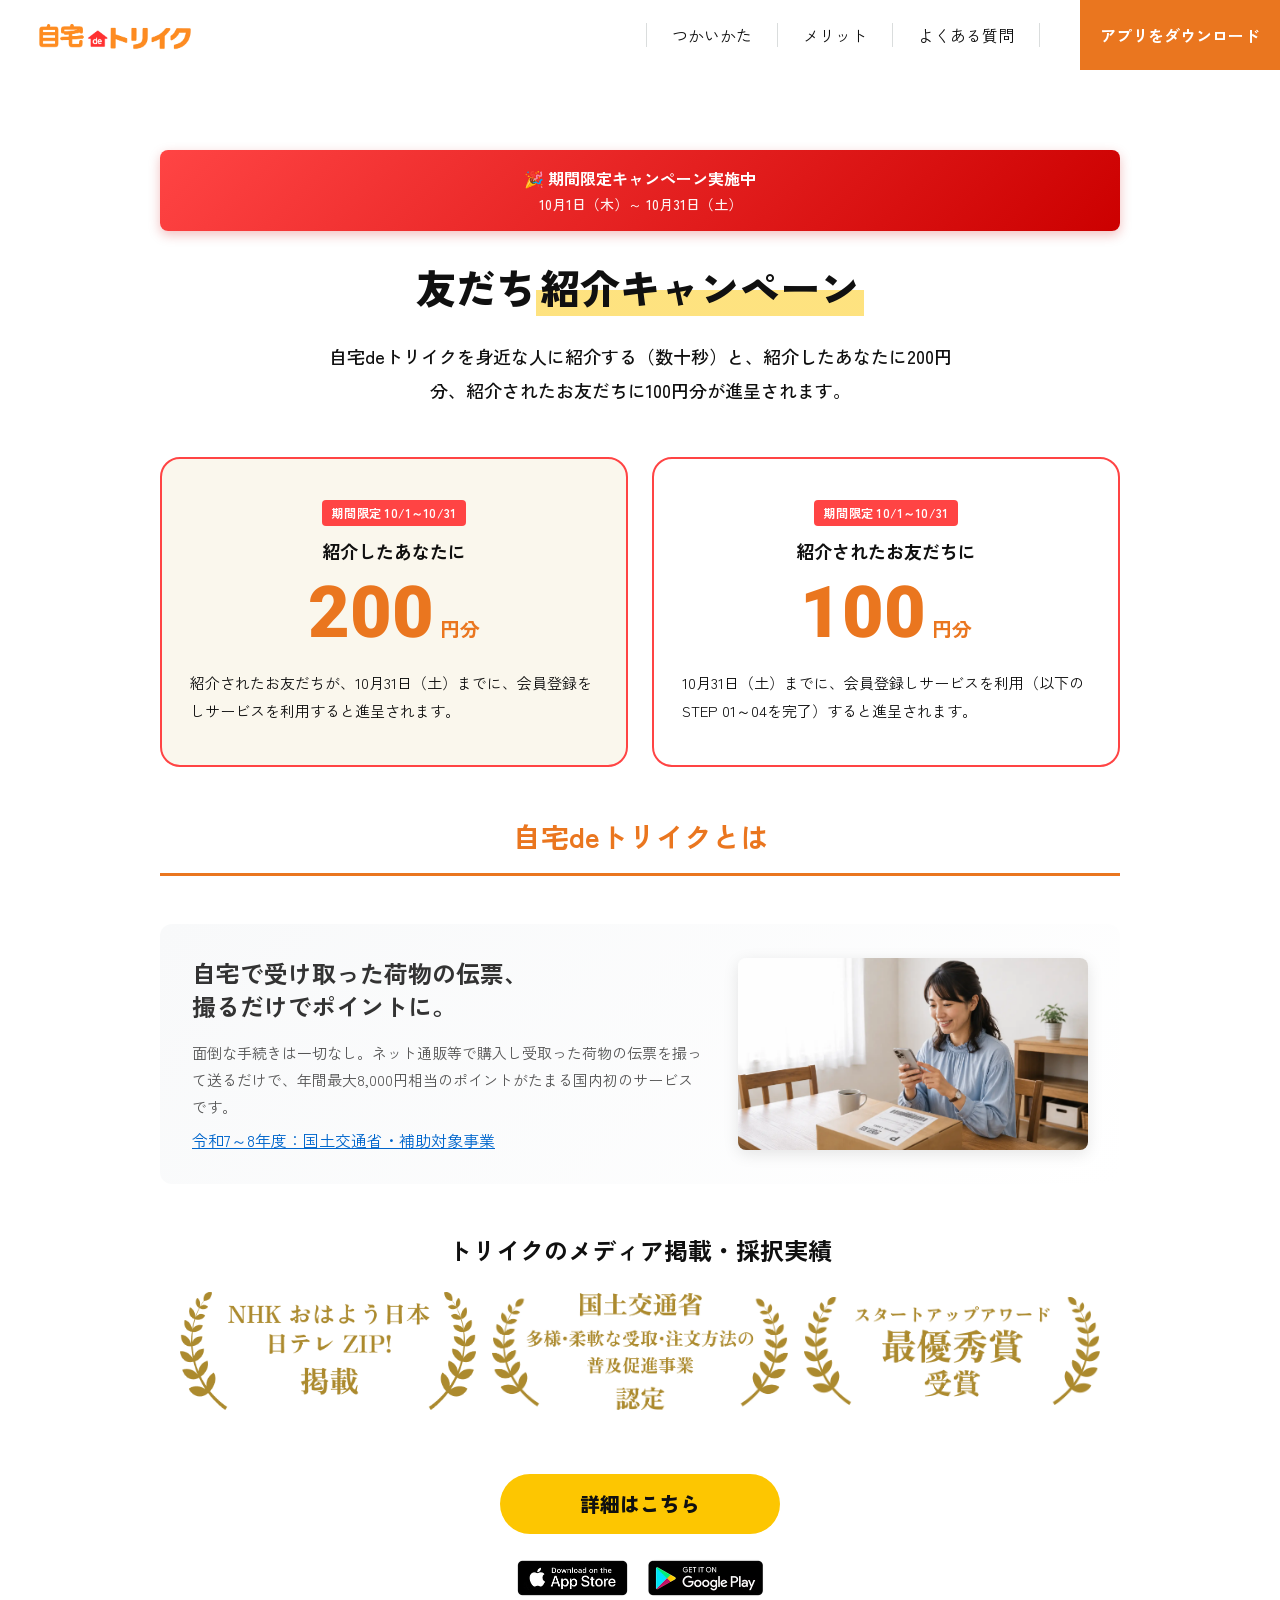
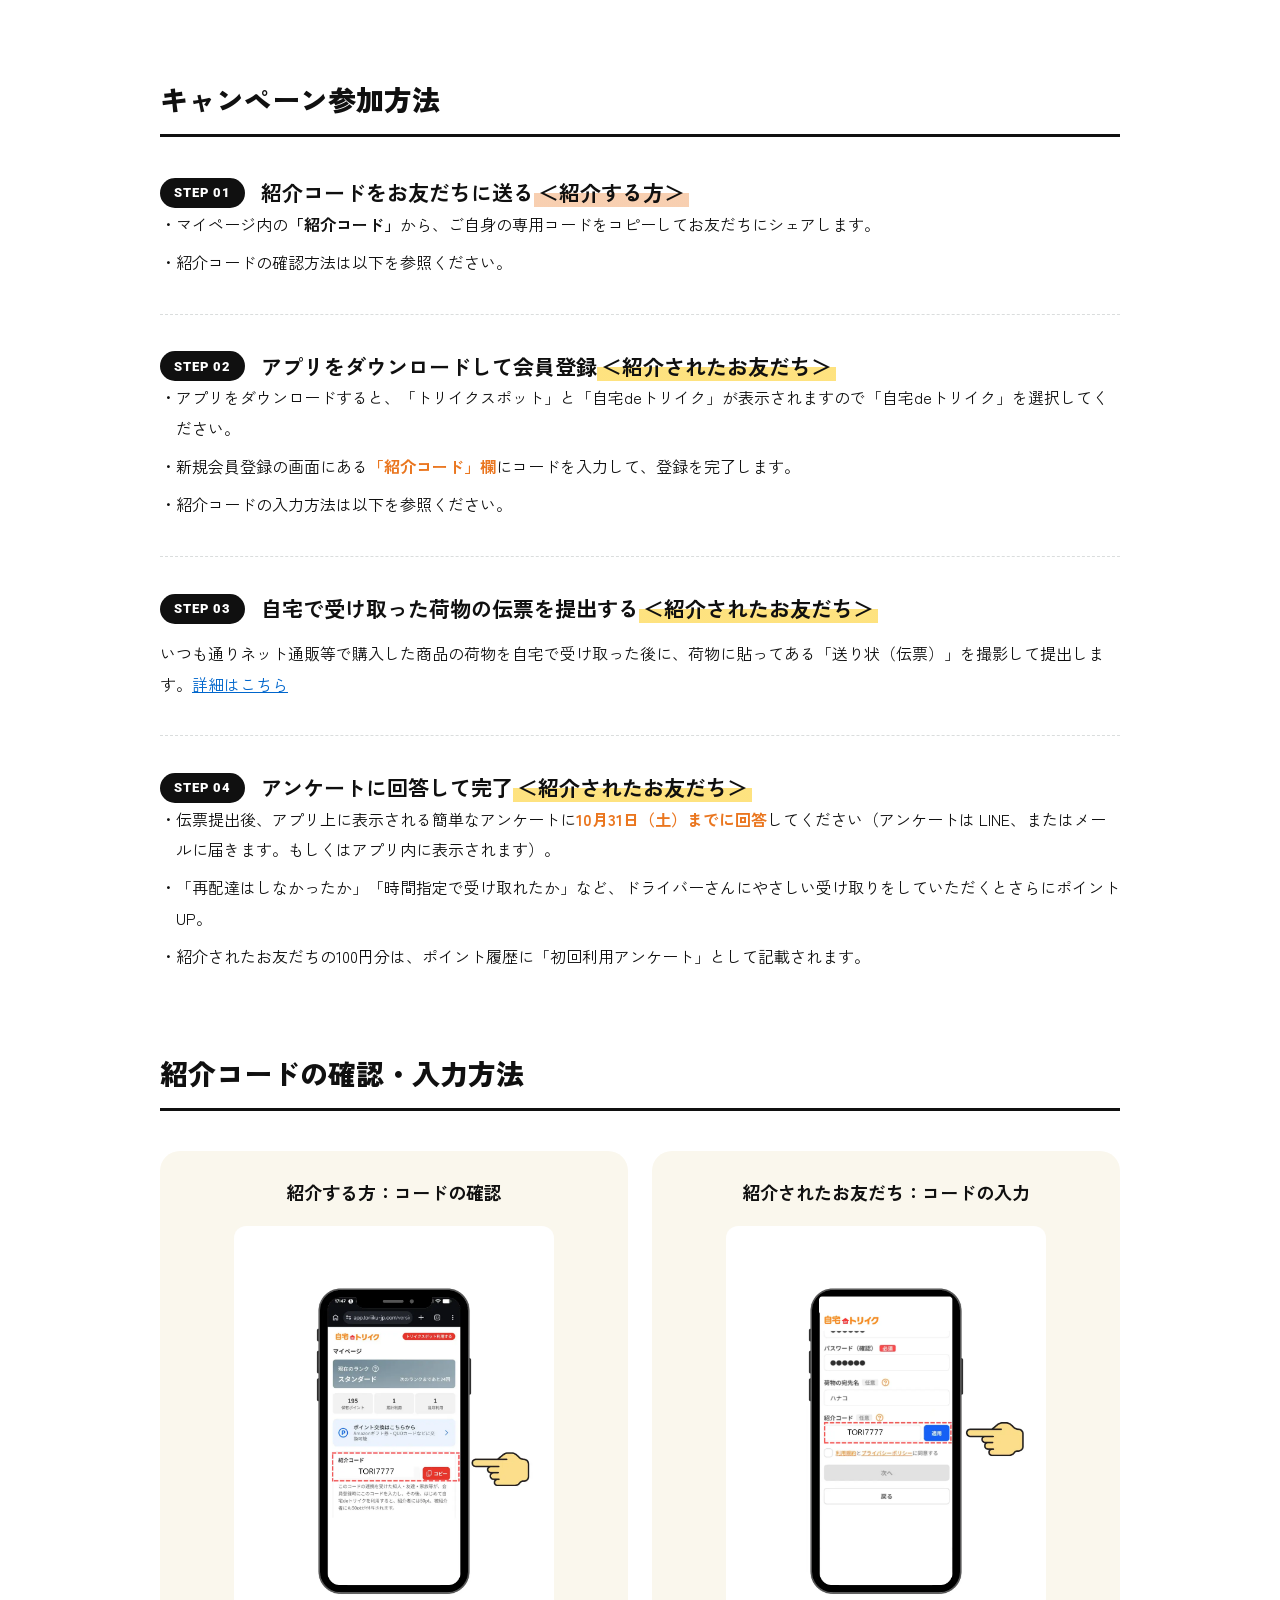
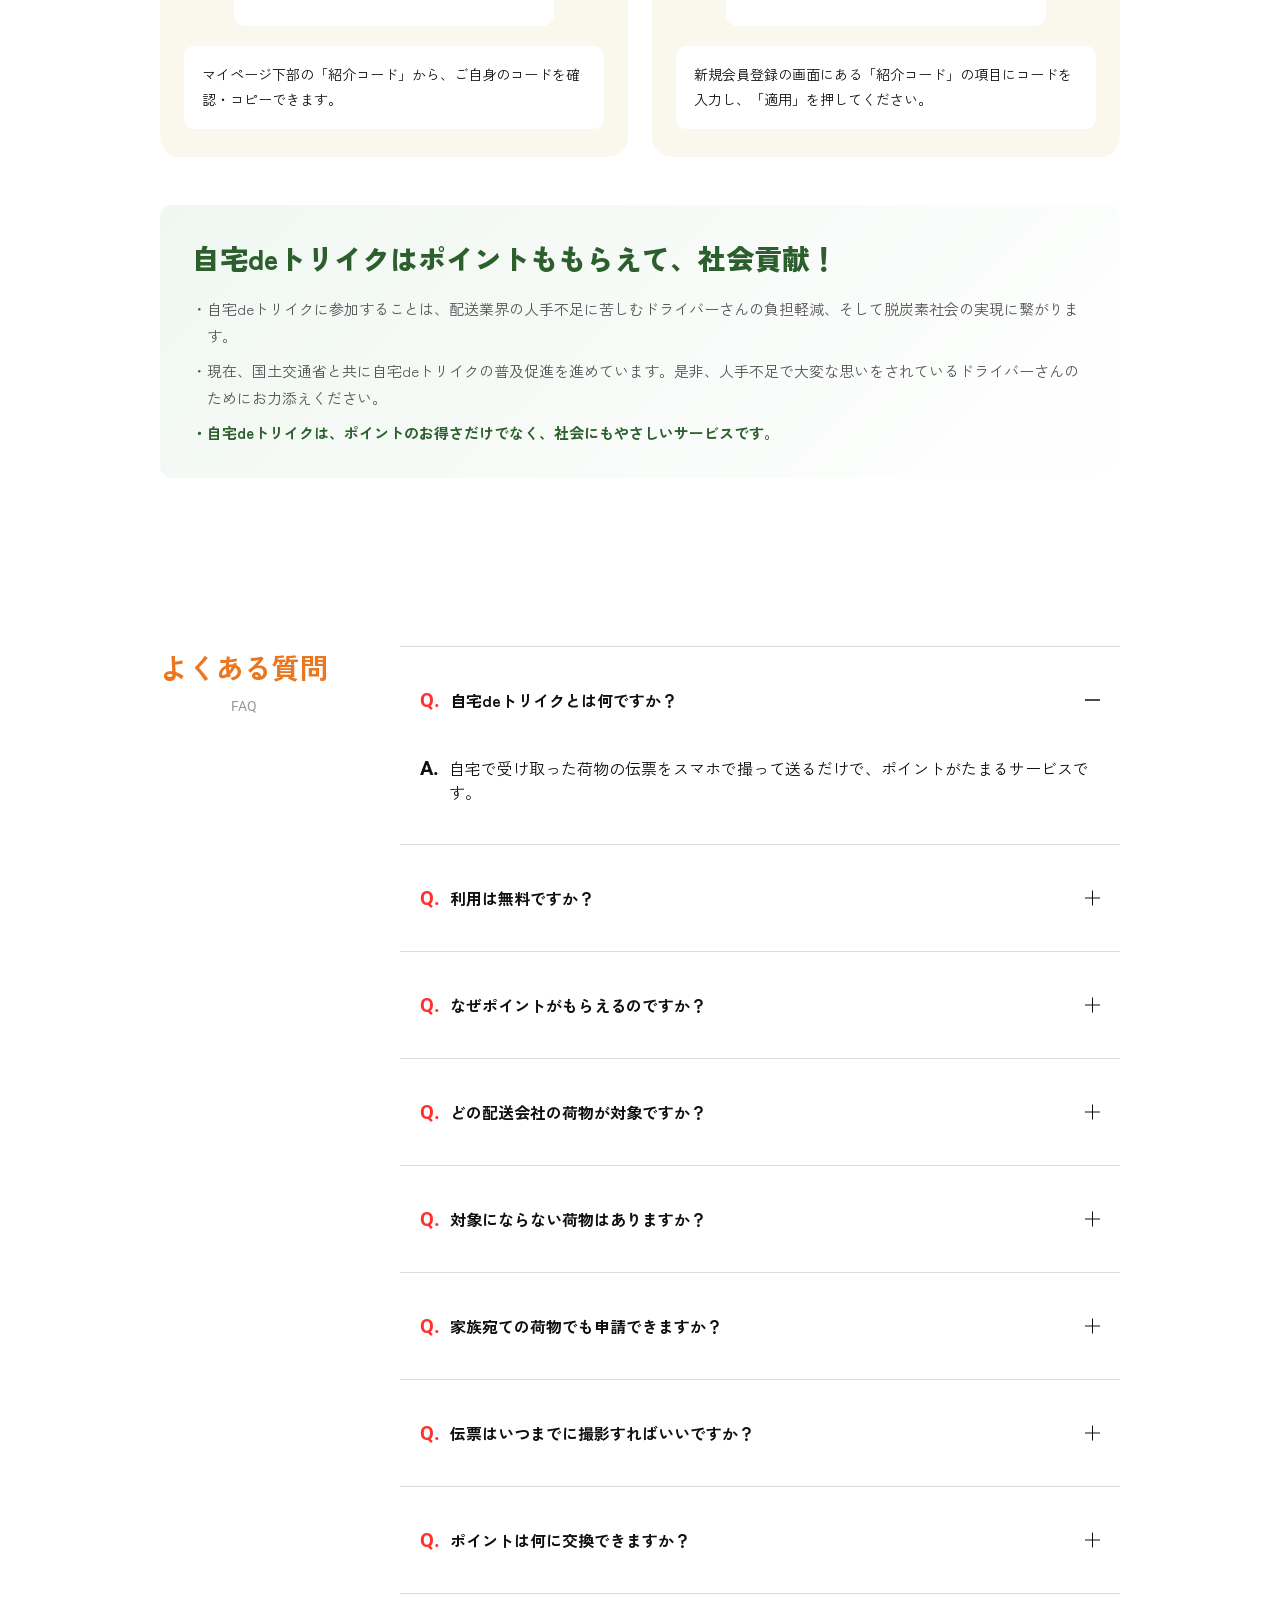
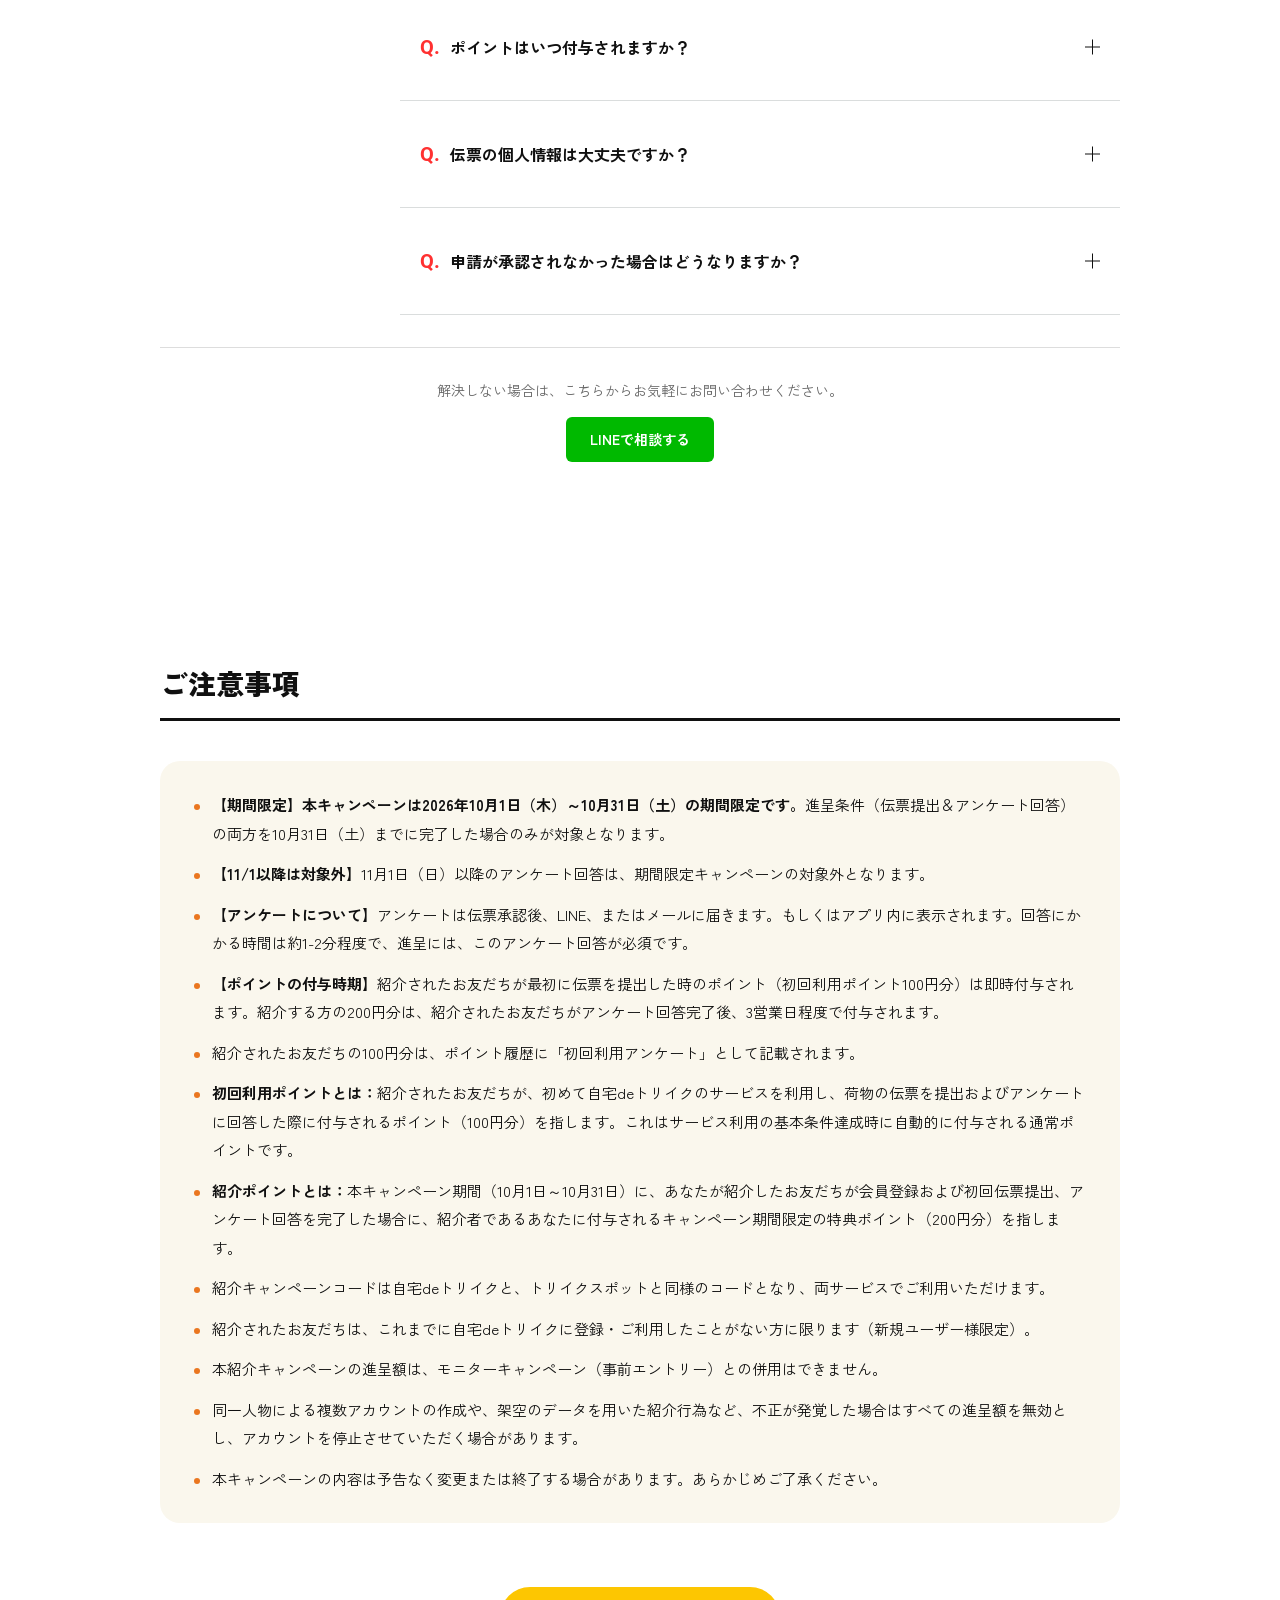
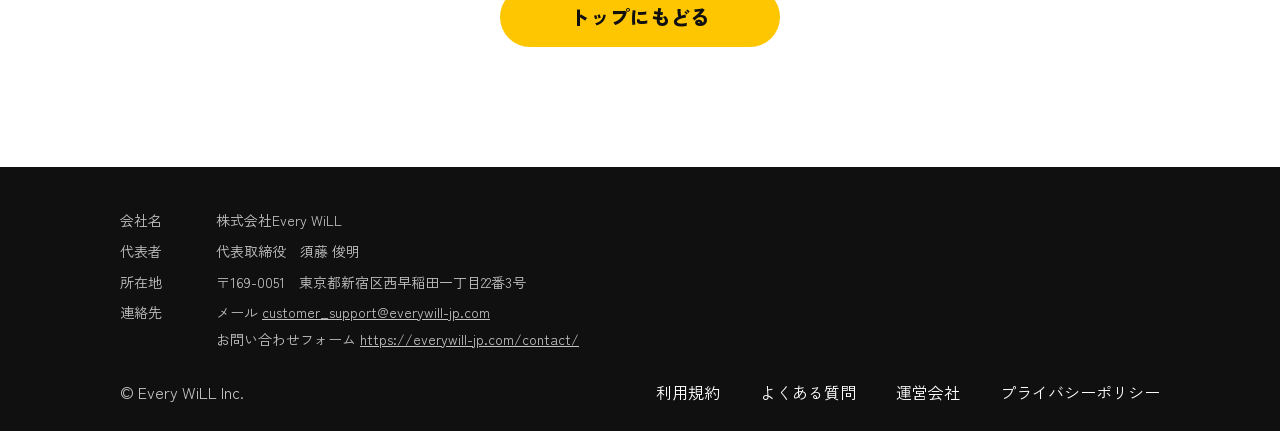
<file: friend-1001.html>
<!DOCTYPE html>
<html lang="ja">
<head>
<meta charset="UTF-8">
<meta name="viewport" content="width=device-width, initial-scale=1.0, viewport-fit=cover">
<meta name="format-detection" content="telephone=no">
<meta name="robots" content="index,follow">
<title>友だち紹介キャンペーン（10/1～10/31限定）｜自宅deトリイク</title>
<meta name="description" content="【期間限定10/1～10/31】自宅deトリイクを紹介すると、紹介した方に200円分、紹介されたお友だちに100円分。伝票の提出とアンケート回答で完了する友だち紹介キャンペーンの特典内容、参加方法、注意事項をご案内します。">
<meta name="author" content="株式会社Every WiLL">

<!-- ▼要確認：canonical / og:url は自宅deトリイクの実URLに差し替えてください -->
<link rel="canonical" href="https://toriiku-jp.com/friend-1001.html">
<link rel="icon" type="image/webp" href="img/favicon.webp">
<link rel="apple-touch-icon" href="img/favicon.webp">

<meta property="og:type" content="article">
<meta property="og:site_name" content="自宅deトリイク">
<meta property="og:locale" content="ja_JP">
<meta property="og:url" content="https://toriiku-jp.com/friend-1001.html">
<meta property="og:title" content="友だち紹介キャンペーン（10/1～10/31限定）｜自宅deトリイク">
<meta property="og:description" content="紹介した方に200円分、紹介されたお友だちに100円分。伝票の提出とアンケート回答で完了します。">

<link rel="preconnect" href="https://fonts.googleapis.com">
<link rel="preconnect" href="https://fonts.gstatic.com" crossorigin>
<link href="https://fonts.googleapis.com/css2?family=Roboto:wght@400;700;900&family=Zen+Kaku+Gothic+New:wght@400;500;700;900&display=swap" rel="stylesheet">

<!-- 既存の共通CSS → その後に友だち紹介ページ専用CSS -->
<link rel="stylesheet" href="css/style.css?v=20261005">
<link rel="stylesheet" href="css/friend.css">

<!-- Google tag (gtag.js) -->
<script async src="https://www.googletagmanager.com/gtag/js?id=G-HXXWY95RTQ"></script>
<script>
  window.dataLayer = window.dataLayer || [];
  function gtag(){dataLayer.push(arguments);}
  gtag('js', new Date());
  gtag('config', 'G-HXXWY95RTQ');
</script>

<!-- Microsoft Clarity -->
<script type="text/javascript">
    (function(c,l,a,r,i,t,y){
        c[a]=c[a]||function(){(c[a].q=c[a].q||[]).push(arguments)};
        t=l.createElement(r);t.async=1;t.src="https://www.clarity.ms/tag/"+i;
        y=l.getElementsByTagName(r)[0];y.parentNode.insertBefore(t,y);
    })(window, document, "clarity", "script", "yr7qcwhder");
</script>

<style>
  /* 期間限定キャンペーンの強調スタイル */
  .campaign-banner {
    background: linear-gradient(135deg, #ff4444 0%, #cc0000 100%);
    color: white;
    padding: 16px 20px;
    text-align: center;
    font-weight: 700;
    font-size: 16px;
    margin-bottom: 28px;
    border-radius: 8px;
    box-shadow: 0 4px 12px rgba(204, 0, 0, 0.25);
    animation: pulse 2s ease-in-out infinite;
  }

  .campaign-banner span {
    display: block;
    font-size: 14px;
    margin-top: 4px;
    font-weight: 500;
    opacity: 0.95;
  }

  @keyframes pulse {
    0%, 100% {
      box-shadow: 0 4px 12px rgba(204, 0, 0, 0.25);
    }
    50% {
      box-shadow: 0 4px 20px rgba(204, 0, 0, 0.4);
    }
  }

  .friend__reward-badge {
    display: inline-block;
    background: #ff4444;
    color: white;
    font-size: 12px;
    font-weight: 700;
    padding: 4px 10px;
    border-radius: 4px;
    margin-bottom: 12px;
    letter-spacing: 0.5px;
  }

  /* 報酬カードの強調 */
  .friend__reward {
    border: 2px solid #ff4444;
  }

  /* Hero Section */
  .friend__hero-section {
    margin: 48px 0;
    padding: 32px;
    background: linear-gradient(135deg, #f8f9fa 0%, #ffffff 100%);
    border-radius: 12px;
    display: flex;
    gap: 32px;
    align-items: center;
  }

  .friend__hero-text {
    flex: 1.2;
    min-width: 0;
  }

  .friend__hero-image {
    flex: 0.8;
    max-width: 350px;
    height: auto;
    border-radius: 8px;
    box-shadow: 0 4px 16px rgba(0, 0, 0, 0.1);
    display: block;
  }

  .friend__hero-text h2 {
    font-size: 24px;
    font-weight: 700;
    color: #333;
    margin: 0 0 16px 0;
    line-height: 1.4;
  }

  .friend__hero-text p {
    font-size: 15px;
    color: #555;
    line-height: 1.8;
    margin: 0 0 8px 0;
  }

  .friend__hero-badge {
    display: inline-block;
    background: #ffe4cc;
    color: #ea761f;
    padding: 8px 16px;
    border-radius: 4px;
    font-weight: 600;
    font-size: 13px;
    margin-top: 12px;
  }

  /* アンケート情報ボックス */
  .friend__survey-info {
    display: flex;
    gap: 16px;
    margin-top: 32px;
    padding: 20px;
    background: #f0f7f1;
    border-left: 4px solid #2c5f2d;
    border-radius: 4px;
  }

  .friend__survey-icon {
    flex-shrink: 0;
    font-size: 24px;
    line-height: 1.4;
  }

  .friend__survey-content h4 {
    margin: 0 0 8px 0;
    font-size: 15px;
    font-weight: 700;
    color: #2c5f2d;
  }

  .friend__survey-content p {
    margin: 0;
    font-size: 14px;
    color: #555;
    line-height: 1.6;
  }

  /* トリイクとは - セクションタイトル */
  .friend__intro-title {
    font-size: 28px;
    font-weight: 700;
    color: #ea761f;
    margin: 48px 0 32px 0;
    padding-bottom: 16px;
    border-bottom: 3px solid #ea761f;
    text-align: center;
  }

  /* 王冠（メディア掲載）セクション崩れ防止・調整CSS */
  .friend__media {
    margin: 48px 0 32px;
    text-align: center;
  }
  .friend__media .media__title {
    margin-top: 0;
    font-size: 24px;
    font-weight: 700;
  }
  .friend__media .media__lead {
    margin-top: 12px;
    font-size: 15px;
    color: #555;
    line-height: 1.6;
  }
  /* PC版：横に3つ並べる */
  .friend__media .media__awards {
    margin-top: 24px;
    display: flex;
    justify-content: center;
    align-items: center;
    gap: 16px;
    flex-wrap: nowrap;
  }
  .media__awards picture {
    flex: 1 1 0;
    max-width: 329px;
  }
  .media__awards picture img {
    width: 100%;
    height: auto;
    display: block;
  }

  /* マーカー（黄色 / 薄いオレンジ） */
  .friend__step-title .marker {
    padding: 0 0.25rem;
    background: linear-gradient(transparent 55%, rgba(253, 198, 1, 0.5) 55%);
  }
  .friend__step-title .marker--orange {
    padding: 0 0.25rem;
    background: linear-gradient(transparent 55%, rgba(234, 118, 31, 0.35) 55%);
  }

  /* 箇条書きのぶら下がりインデント設定（2行目の先頭揃え） */
  .friend__step-desc li,
  .friend__indent-text {
    padding-left: 1em;
    text-indent: -1em;
  }

  /* モバイルレスポンシブ */
  @media (max-width: 768px) {
    .friend__intro-title {
      font-size: 24px;
      margin: 32px 0 24px 0;
      padding-bottom: 12px;
    }

    .friend__media {
      margin: 32px 0 24px;
    }
    .friend__media .media__title {
      font-size: 20px;
    }
    .friend__media .media__lead {
      font-size: 13px;
    }

    /* 王冠（メディア掲載）スマホ時2列化 */
    .friend__media .media__awards {
      flex-wrap: wrap;
      gap: 12px;
    }
    .media__awards picture {
      flex: none;
      width: calc(50% - 6px);
      max-width: none;
    }
    .media__awards picture:last-child:nth-child(odd) {
      margin: 0 auto; /* 3つ目の要素を中央寄せ */
    }

    .friend__hero-section {
      flex-direction: column;
      padding: 16px;
      margin: 24px 0;
      gap: 16px;
      background: transparent;
      border-radius: 0;
    }

    .friend__hero-text {
      order: 1;
      flex: none;
    }

    .friend__hero-image {
      order: 2;
      flex: none;
      max-width: 100%;
      width: 100%;
      height: auto;
      max-height: 280px;
      object-fit: contain;
    }

    .friend__hero-text h2 {
      font-size: 20px;
      margin: 0 0 12px 0;
    }

    .friend__hero-text p {
      font-size: 14px;
      margin: 0 0 8px 0;
    }

    .friend__hero-badge {
      font-size: 12px;
      padding: 6px 12px;
      margin-top: 8px;
    }

    .friend__survey-info {
      flex-direction: row;
      gap: 12px;
      padding: 16px;
      margin-top: 24px;
    }

    .friend__survey-icon {
      font-size: 20px;
    }

    .friend__survey-content h4 {
      font-size: 14px;
    }

    .friend__survey-content p {
      font-size: 13px;
    }

    .friend__cta-section {
      margin: 32px 0 !important;
    }

    .friend__back {
      text-align: center;
      margin-top: 2.5rem;
    }

    .friend__back a {
      display: inline-flex;
      align-items: center;
      justify-content: center;
      text-decoration: none;
      width: 100%;
      max-width: 15.625rem;
      height: 3.125rem;
      font-size: 1rem;
      padding: 0;
      background: var(--color-yellow);
      border-radius: 2.5rem;
      font-weight: 900;
      color: #000;
      line-height: 1;
      border: none;
      cursor: pointer;
    }
  }

  /* リンク可視化 */
  .friend__hero-text a {
    text-decoration: underline;
    color: #0066cc;
  }

  .friend__hero-text a:hover {
    opacity: 0.8;
  }

  @media (max-width: 480px) {
    .friend__hero-image {
      max-height: 240px;
    }

    .friend__hero-section {
      padding: 12px;
      gap: 12px;
    }

    .friend__hero-text h2 {
      font-size: 18px;
    }

    .friend__intro-title {
      font-size: 20px;
      margin: 24px 0 16px 0;
    }
  }
</style>
</head>
<body>

<div class="device">

  <!-- ヘッダー -->
  <header class="header">
    <div class="header__inner">
      <a href="index.html" class="header__logo" aria-label="自宅deトリイク" target="_blank" rel="noopener">
        <img src="img/logo.webp" alt="自宅deトリイク" width="336" height="100" loading="eager" decoding="async">
      </a>
      <nav class="header__nav">
        <ul class="header__menu">
          <li><a href="index.html#steps" target="_blank" rel="noopener">つかいかた</a></li>
          <li><a href="index.html#merit" target="_blank" rel="noopener">メリット</a></li>
          <li><a href="index.html#faq" target="_blank" rel="noopener">よくある質問</a></li>
        </ul>
      </nav>
      <a href="index.html#cta" class="header__dl" target="_blank" rel="noopener">アプリをダウンロード</a>
    </div>
  </header>

  <main class="friend">
    <div class="friend__inner">

      <!-- 期間限定バナー：ページ上部に強調表示 -->
      <div class="campaign-banner">
        🎉 期間限定キャンペーン実施中
        <span>10月1日（木）～ 10月31日（土）</span>
      </div>

      <h1 class="friend__title">友だち<span class="marker">紹介キャンペーン</span></h1>

      <p class="friend__lead">
        自宅deトリイクを身近な人に紹介する（数十秒）と、紹介したあなたに200円分、紹介されたお友だちに100円分が進呈されます。
      </p>

      <div class="friend__rewards">
        <div class="friend__reward friend__reward--main">
          <div class="friend__reward-badge">期間限定 10/1～10/31</div>
          <p class="friend__reward-role">紹介したあなたに</p>
          <p class="friend__reward-point">
            <span class="friend__reward-num">200</span><span class="friend__reward-unit">円分</span>
          </p>
          <p class="friend__reward-cond">紹介されたお友だちが、10月31日（土）までに、会員登録をしサービスを利用すると進呈されます。</p>
        </div>
        <div class="friend__reward">
          <div class="friend__reward-badge">期間限定 10/1～10/31</div>
          <p class="friend__reward-role">紹介されたお友だちに</p>
          <p class="friend__reward-point">
            <span class="friend__reward-num">100</span><span class="friend__reward-unit">円分</span>
          </p>
          <p class="friend__reward-cond">10月31日（土）までに、会員登録しサービスを利用（以下のSTEP 01～04を完了）すると進呈されます。</p>
        </div>
      </div>

      <!-- トリイクとは -->
      <h2 class="friend__intro-title">自宅deトリイクとは</h2>

      <!-- Hero Visual Section -->
      <div class="friend__hero-section">
        <div class="friend__hero-text">
          <h2>自宅で受け取った荷物の伝票、<br>撮るだけでポイントに。</h2>
          <p>面倒な手続きは一切なし。ネット通販等で購入し受取った荷物の伝票を撮って送るだけで、年間最大8,000円相当のポイントがたまる国内初のサービスです。</p>
           <a href="https://takuhai-poc.jp/" target="_blank" rel="noopener">令和7～8年度：国土交通省・補助対象事業</a>
        </div>
        <img src="img/hero.webp" alt="受け取った伝票、撮るだけでポイントに。" class="friend__hero-image">
      </div>

      <!-- メディア掲載・採択実績 -->
      <div class="friend__media">
        <h2 class="media__title">トリイクの<br class="sp-only">メディア掲載・採択実績</h2>
        <div class="media__awards">
          <picture class="award-img award-img--nhk">
            <source media="(max-width: 1099px)" srcset="img/award-sp-nhk.webp">
            <img loading="lazy" decoding="async" src="img/award-pc-nhk.webp" alt="NHK おはよう日本・日テレ ZIP! 掲載" width="329" height="120">
          </picture>
          <picture class="award-img award-img--mlit">
            <source media="(max-width: 1099px)" srcset="img/award-sp-mlit.webp">
            <img loading="lazy" decoding="async" src="img/award-pc-mlit.webp" alt="国土交通省 多様・柔軟な受取・注文方法の普及促進事業 認定" width="329" height="131">
          </picture>
          <picture class="award-img award-img--startup">
            <source media="(max-width: 1099px)" srcset="img/award-sp-startup.webp">
            <img loading="lazy" decoding="async" src="img/award-pc-startup.webp" alt="スタートアップアワード 最優秀賞 受賞" width="329" height="120">
          </picture>
        </div>
      </div>

      <!-- 詳細ボタン & アプリダウンロードボタン -->
      <div class="friend__cta-section" style="margin: 48px 0; text-align: center;">
        <p class="friend__back" style="margin-bottom: 24px;">
          <a href="https://toriiku-jp.com/home/index.html" target="_blank" rel="noopener">詳細はこちら</a>
        </p>
        
        <div class="friend__app-buttons" style="display: flex; gap: 16px; justify-content: center; flex-wrap: wrap;">
          <a href="https://apps.apple.com/app/apple-store/id6785268481?pt=129075299&ct=202609_22&mt=8" target="_blank" rel="noopener">
            <img src="img/badge-appstore.webp" alt="Download on the App Store" style="height: 40px; display: block;">
          </a>
          <a href="https://play.google.com/store/apps/details?id=com.toriiku.app&utm_source=ctd&utm_medium=flyer&utm_campaign=202609_23" target="_blank" rel="noopener">
            <img src="img/badge-googleplay.webp" alt="Get it on Google Play" style="height: 40px; display: block;">
          </a>
        </div>
      </div>

      <section class="friend__section">
        <h2 class="friend__section-title">キャンペーン参加方法</h2>

        <div class="friend__steps">
          <div class="friend__step">
            <div class="friend__step-head">
              <span class="friend__step-num">STEP 01</span>
              <h3 class="friend__step-title">紹介コードをお友だちに送る<br class="sp-only"><span class="marker marker--orange">＜紹介する方＞</span></h3>
            </div>
            <ul class="friend__step-desc" style="list-style: none; padding: 0; margin: 0;">
              <li style="margin-bottom: 8px;">・マイページ内の<span class="em">「紹介コード」</span>から、ご自身の専用コードをコピーしてお友だちにシェアします。</li>
              <li>・紹介コードの確認方法は以下を参照ください。</li>
            </ul>
          </div>

          <div class="friend__step">
            <div class="friend__step-head">
              <span class="friend__step-num">STEP 02</span>
              <h3 class="friend__step-title">アプリをダウンロードして会員登録<br class="sp-only"><span class="marker">＜紹介されたお友だち＞</span></h3>
            </div>
            <ul class="friend__step-desc" style="list-style: none; padding: 0; margin: 0;">
              <li style="margin-bottom: 8px;">・アプリをダウンロードすると、「トリイクスポット」と「自宅deトリイク」が表示されますので「自宅deトリイク」を選択してください。</li>
              <li style="margin-bottom: 8px;">・新規会員登録の画面にある<span class="accent">「紹介コード」欄</span>にコードを入力して、登録を完了します。</li>
              <li>・紹介コードの入力方法は以下を参照ください。</li>
            </ul>
          </div>

          <div class="friend__step">
            <div class="friend__step-head">
              <span class="friend__step-num">STEP 03</span>
              <h3 class="friend__step-title">自宅で受け取った荷物の伝票を提出する<br class="sp-only"><span class="marker">＜紹介されたお友だち＞</span></h3>
            </div>
            <p class="friend__step-desc">
              いつも通りネット通販等で購入した商品の荷物を自宅で受け取った後に、荷物に貼ってある「送り状（伝票）」を撮影して提出します。<a href="https://toriiku-jp.com/home/index.html#steps" target="_blank" rel="noopener" style="text-decoration: underline; color: #0066cc;">詳細はこちら</a>
            </p>
          </div>

          <div class="friend__step">
            <div class="friend__step-head">
              <span class="friend__step-num">STEP 04</span>
              <h3 class="friend__step-title">アンケートに回答して完了<br class="sp-only"><span class="marker">＜紹介されたお友だち＞</span></h3>
            </div>
            <ul class="friend__step-desc" style="list-style: none; padding: 0; margin: 0;">
              <li style="margin-bottom: 8px;">・伝票提出後、アプリ上に表示される簡単なアンケートに<span class="accent">10月31日（土）までに回答</span>してください（アンケートは LINE、またはメールに届きます。もしくはアプリ内に表示されます）。</li>
              <li style="margin-bottom: 8px;">・「再配達はしなかったか」「時間指定で受け取れたか」など、ドライバーさんにやさしい受け取りをしていただくとさらにポイント UP。</li>
              <li>・紹介されたお友だちの100円分は、ポイント履歴に「初回利用アンケート」として記載されます。</li>
            </ul>
          </div>
        </div>
      </section>

      <section class="friend__section">
        <h2 class="friend__section-title">紹介コードの確認・入力方法</h2>

        <div class="friend__gallery">
          <div class="friend__gallery-box">
            <h3 class="friend__gallery-title">紹介する方：コードの確認</h3>
            <!-- ▼要差し替え：自宅deトリイク版のキャプチャに置き換えてください -->
            <img class="friend__gallery-img" src="img/friend01.webp" alt="マイページの紹介コード画面" width="437" height="562" loading="lazy" decoding="async">
            <p class="friend__gallery-note">マイページ下部の「紹介コード」から、ご自身のコードを確認・コピーできます。</p>
          </div>
          <div class="friend__gallery-box">
            <h3 class="friend__gallery-title">紹介されたお友だち：コードの入力</h3>
            <!-- ▼要差し替え：自宅deトリイク版のキャプチャに置き換えてください -->
            <img class="friend__gallery-img" src="img/friend02.webp" alt="新規登録時の紹介コード入力画面" width="438" height="553" loading="lazy" decoding="async">
            <p class="friend__gallery-note">新規会員登録の画面にある「紹介コード」の項目にコードを入力し、「適用」を押してください。</p>
          </div>
        </div>
      </section>

      <section class="friend__section" style="background: linear-gradient(135deg, #f0f7f1 0%, #ffffff 100%); padding: 32px; border-radius: 12px; margin: 48px 0;">
        <h2 class="friend__section-title" style="color: #2c5f2d; margin-top: 0; border-bottom: none; padding-bottom: 0;">自宅deトリイクはポイントももらえて、社会貢献！</h2>
        <div style="font-size: 15px; color: #555; line-height: 1.8; margin-top: 16px;">
          <p class="friend__indent-text" style="margin-bottom: 8px;">・自宅deトリイクに参加することは、配送業界の人手不足に苦しむドライバーさんの負担軽減、そして脱炭素社会の実現に繋がります。</p>
          <p class="friend__indent-text" style="margin-bottom: 8px;">・現在、国土交通省と共に自宅deトリイクの普及促進を進めています。是非、人手不足で大変な思いをされているドライバーさんのためにお力添えください。</p>
          <p class="friend__indent-text"><strong style="color: #2c5f2d;">・自宅deトリイクは、ポイントのお得さだけでなく、社会にもやさしいサービスです。</strong></p>
        </div>
      </section>

      <!-- よくある質問 -->
      <section class="faq" id="faq" style="margin: 48px 0;">
        <div class="faq__inner" style="max-width: 100%; padding: 0;">
          <div class="faq__heading" style="text-align: center; margin-bottom: 32px;">
            <h2 class="faq__title" style="font-size: 28px; font-weight: 700; color: #ea761f; margin: 0 0 8px 0; padding-bottom: 0; border-bottom: none;">よくある質問</h2>
            <p class="faq__en" style="font-size: 14px; color: #999; margin: 0;">FAQ</p>
          </div>
          <div class="faq__list">
            <div class="faq-item is-open">
              <button type="button" class="faq-item__q" aria-expanded="true">
                <span class="faq-item__mark">Q.</span>
                <span class="faq-item__text">自宅deトリイクとは何ですか？</span>
                <span class="faq-item__toggle" aria-hidden="true"></span>
              </button>
              <div class="faq-item__a">
                <div class="faq-item__a-inner">
                  <span class="faq-item__mark faq-item__mark--a">A.</span>
                  <p>自宅で受け取った荷物の伝票をスマホで撮って送るだけで、ポイントがたまるサービスです。</p>
                </div>
              </div>
            </div>
            <div class="faq-item">
              <button type="button" class="faq-item__q" aria-expanded="false">
                <span class="faq-item__mark">Q.</span>
                <span class="faq-item__text">利用は無料ですか？</span>
                <span class="faq-item__toggle" aria-hidden="true"></span>
              </button>
              <div class="faq-item__a">
                <div class="faq-item__a-inner">
                  <span class="faq-item__mark faq-item__mark--a">A.</span>
                  <p>無料でご利用いただけます（通信費のみお客様のご負担となります）。</p>
                </div>
              </div>
            </div>
            <div class="faq-item">
              <button type="button" class="faq-item__q" aria-expanded="false">
                <span class="faq-item__mark">Q.</span>
                <span class="faq-item__text">なぜポイントがもらえるのですか？</span>
                <span class="faq-item__toggle" aria-hidden="true"></span>
              </button>
              <div class="faq-item__a">
                <div class="faq-item__a-inner">
                  <span class="faq-item__mark faq-item__mark--a">A.</span>
                  <p>国土交通省採択事業「物流負荷低減に向けた多様・柔軟な受取り方法普及促進事業」の一環として、物流の負荷低減にご協力いただいたお礼にポイントを還元しています。</p>
                </div>
              </div>
            </div>
            <div class="faq-item">
              <button type="button" class="faq-item__q" aria-expanded="false">
                <span class="faq-item__mark">Q.</span>
                <span class="faq-item__text">どの配送会社の荷物が対象ですか？</span>
                <span class="faq-item__toggle" aria-hidden="true"></span>
              </button>
              <div class="faq-item__a">
                <div class="faq-item__a-inner">
                  <span class="faq-item__mark faq-item__mark--a">A.</span>
                  <p>すべての配送会社の荷物が対象です。</p>
                </div>
              </div>
            </div>
            <div class="faq-item">
              <button type="button" class="faq-item__q" aria-expanded="false">
                <span class="faq-item__mark">Q.</span>
                <span class="faq-item__text">対象にならない荷物はありますか？</span>
                <span class="faq-item__toggle" aria-hidden="true"></span>
              </button>
              <div class="faq-item__a">
                <div class="faq-item__a-inner">
                  <span class="faq-item__mark faq-item__mark--a">A.</span>
                  <p>書状・はがき・小包などの「郵便物」は対象外です。<br>ポスト投函の「宅配便（ネコポスなど）荷物」で伝票が貼付されているものであれば、ご提出いただけます。<br>（伝票（送り状・宛名ラベル）がお手元に残らないものも、対象外です。）</p>
                </div>
              </div>
            </div>
            <div class="faq-item">
              <button type="button" class="faq-item__q" aria-expanded="false">
                <span class="faq-item__mark">Q.</span>
                <span class="faq-item__text">家族宛ての荷物でも申請できますか？</span>
                <span class="faq-item__toggle" aria-expanded="false"></span>
              </button>
              <div class="faq-item__a">
                <div class="faq-item__a-inner">
                  <span class="faq-item__mark faq-item__mark--a">A.</span>
                  <p>できません。提出いただいた伝票とご登録の会員情報を照合してポイントを付与するため、ご本人宛の荷物が対象です。</p>
                </div>
              </div>
            </div>
            <div class="faq-item">
              <button type="button" class="faq-item__q" aria-expanded="false">
                <span class="faq-item__mark">Q.</span>
                <span class="faq-item__text">伝票はいつまでに撮影すればいいですか？</span>
                <span class="faq-item__toggle" aria-hidden="true"></span>
              </button>
              <div class="faq-item__a">
                <div class="faq-item__a-inner">
                  <span class="faq-item__mark faq-item__mark--a">A.</span>
                  <p>荷物を受け取ったその日のうちに撮影・ご提出ください。</p>
                </div>
              </div>
            </div>
            <div class="faq-item">
              <button type="button" class="faq-item__q" aria-expanded="false">
                <span class="faq-item__mark">Q.</span>
                <span class="faq-item__text">ポイントは何に交換できますか？</span>
                <span class="faq-item__toggle" aria-hidden="true"></span>
              </button>
              <div class="faq-item__a">
                <div class="faq-item__a-inner">
                  <span class="faq-item__mark faq-item__mark--a">A.</span>
                  <div>
                    <p>日本国内の主要なポイント・ギフト券に交換できます。</p>
                    <p class="faq-item__link" style="margin-top: 8px;"><a href="https://toriiku-jp.com/home/home_point.html" target="_blank" rel="noopener" style="text-decoration: underline; color: #0066cc;">ポイントの詳細はこちら</a></p>
                  </div>
                </div>
              </div>
            </div>
            <div class="faq-item">
              <button type="button" class="faq-item__q" aria-expanded="false">
                <span class="faq-item__mark">Q.</span>
                <span class="faq-item__text">ポイントはいつ付与されますか？</span>
                <span class="faq-item__toggle" aria-hidden="true"></span>
              </button>
              <div class="faq-item__a">
                <div class="faq-item__a-inner">
                  <span class="faq-item__mark faq-item__mark--a">A.</span>
                  <div>
                    <p>ご利用受付から原則72時間以内に確定します。</p>
                    <p class="faq-item__link" style="margin-top: 8px;"><a href="https://toriiku-jp.com/home/home_point.html" target="_blank" rel="noopener" style="text-decoration: underline; color: #0066cc;">ポイントの詳細はこちら</a></p>
                  </div>
                </div>
              </div>
            </div>
            <div class="faq-item">
              <button type="button" class="faq-item__q" aria-expanded="false">
                <span class="faq-item__mark">Q.</span>
                <span class="faq-item__text">伝票の個人情報は大丈夫ですか？</span>
                <span class="faq-item__toggle" aria-hidden="true"></span>
              </button>
              <div class="faq-item__a">
                <div class="faq-item__a-inner">
                  <span class="faq-item__mark faq-item__mark--a">A.</span>
                  <p>提出いただいた伝票は、ご登録情報との照合およびポイント付与の確認のみに使用します。それ以外の目的では利用しません。詳しくは<a href="https://everywill-jp.com/privacy/" target="_blank" rel="noopener">プライバシーポリシー</a>をご覧ください。</p>
                </div>
              </div>
            </div>
            <div class="faq-item">
              <button type="button" class="faq-item__q" aria-expanded="false">
                <span class="faq-item__mark">Q.</span>
                <span class="faq-item__text">申請が承認されなかった場合はどうなりますか？</span>
                <span class="faq-item__toggle" aria-hidden="true"></span>
              </button>
              <div class="faq-item__a">
                <div class="faq-item__a-inner">
                  <span class="faq-item__mark faq-item__mark--a">A.</span>
                  <p>画像が不鮮明・情報が不足している場合は、LINEで再提出のご案内をお送りします。あらためてご提出いただければポイント付与の対象となります。</p>
                </div>
              </div>
            </div>
          </div>
        </div>
        <!-- LINE 相談ボタン -->
        <div style="text-align: center; margin-top: 32px; padding-top: 32px; border-top: 1px solid #ddd;">
          <p style="font-size: 14px; color: #666; margin-bottom: 16px;">解決しない場合は、こちらからお気軽にお問い合わせください。</p>
          <a href="https://page.line.me/301wzhhp?oat__id=6771964&openQrModal=true" target="_blank" rel="noopener" style="display: inline-block; background: #00B900; color: white; padding: 12px 24px; border-radius: 6px; text-decoration: none; font-weight: 600; font-size: 14px;">LINEで相談する</a>
        </div>
      </section>

      <section class="friend__section">
        <h2 class="friend__section-title">ご注意事項</h2>

        <div class="friend__terms">
          <ul>
            <li><strong>【期間限定】本キャンペーンは2026年10月1日（木）～10月31日（土）の期間限定です。</strong>進呈条件（伝票提出＆アンケート回答）の両方を10月31日（土）までに完了した場合のみが対象となります。</li>
            <li><strong>【11/1以降は対象外】</strong>11月1日（日）以降のアンケート回答は、期間限定キャンペーンの対象外となります。</li>
            <li><strong>【アンケートについて】</strong>アンケートは伝票承認後、LINE、またはメールに届きます。もしくはアプリ内に表示されます。回答にかかる時間は約1-2分程度で、進呈には、このアンケート回答が必須です。</li>
            <li><strong>【ポイントの付与時期】</strong>紹介されたお友だちが最初に伝票を提出した時のポイント（初回利用ポイント100円分）は即時付与されます。紹介する方の200円分は、紹介されたお友だちがアンケート回答完了後、3営業日程度で付与されます。</li>
            <li>紹介されたお友だちの100円分は、ポイント履歴に「初回利用アンケート」として記載されます。</li>
            <li><strong>初回利用ポイントとは：</strong>紹介されたお友だちが、初めて自宅deトリイクのサービスを利用し、荷物の伝票を提出およびアンケートに回答した際に付与されるポイント（100円分）を指します。これはサービス利用の基本条件達成時に自動的に付与される通常ポイントです。</li>
            <li><strong>紹介ポイントとは：</strong>本キャンペーン期間（10月1日～10月31日）に、あなたが紹介したお友だちが会員登録および初回伝票提出、アンケート回答を完了した場合に、紹介者であるあなたに付与されるキャンペーン期間限定の特典ポイント（200円分）を指します。</li>
            <li>紹介キャンペーンコードは自宅deトリイクと、トリイクスポットと同様のコードとなり、両サービスでご利用いただけます。</li>
            <li>紹介されたお友だちは、これまでに自宅deトリイクに登録・ご利用したことがない方に限ります（新規ユーザー様限定）。</li>
            <li>本紹介キャンペーンの進呈額は、モニターキャンペーン（事前エントリー）との併用はできません。</li>
            <li>同一人物による複数アカウントの作成や、架空のデータを用いた紹介行為など、不正が発覚した場合はすべての進呈額を無効とし、アカウントを停止させていただく場合があります。</li>
            <li>本キャンペーンの内容は予告なく変更または終了する場合があります。あらかじめご了承ください。</li>
          </ul>
        </div>
      </section>

      <p class="friend__back"><a href="index.html" target="_blank" rel="noopener">トップにもどる</a></p>

    </div>
  </main>

  <!-- フッター -->
  <footer class="footer">
    <div class="footer__company">
      <dl class="footer__company-list">
        <div class="footer__company-row">
          <dt>会社名</dt>
          <dd>株式会社Every WiLL</dd>
        </div>
        <div class="footer__company-row">
          <dt>代表者</dt>
          <dd>代表取締役　須藤 俊明</dd>
        </div>
        <div class="footer__company-row">
          <dt>所在地</dt>
          <dd>〒169-0051　東京都新宿区西早稲田一丁目22番3号</dd>
        </div>
        <div class="footer__company-row">
          <dt>連絡先</dt>
          <dd>
            メール <a href="mailto:customer_support@everywill-jp.com">customer_support@everywill-jp.com</a><br>
            お問い合わせフォーム <a href="https://everywill-jp.com/contact/" target="_blank" rel="noopener">https://everywill-jp.com/contact/</a>
          </dd>
        </div>
      </dl>
    </div>
    <div class="footer__inner">
      <p class="footer__copy">© Every WiLL Inc.</p>
      <nav class="footer__links">
        <a href="https://toriiku-jp.com/terms.html#home" target="_blank" rel="noopener">利用規約</a>
        <a href="index.html#faq" target="_blank" rel="noopener">よくある質問</a>
        <a href="https://everywill-jp.com/" target="_blank" rel="noopener">運営会社</a>
        <a href="https://everywill-jp.com/privacy/" target="_blank" rel="noopener">プライバシーポリシー</a>
      </nav>
    </div>
  </footer>

</div>

<!-- FAQアコーディオン動作用 JavaScript -->
<script src="js/script.js"></script>

</body>
</html>
</file>
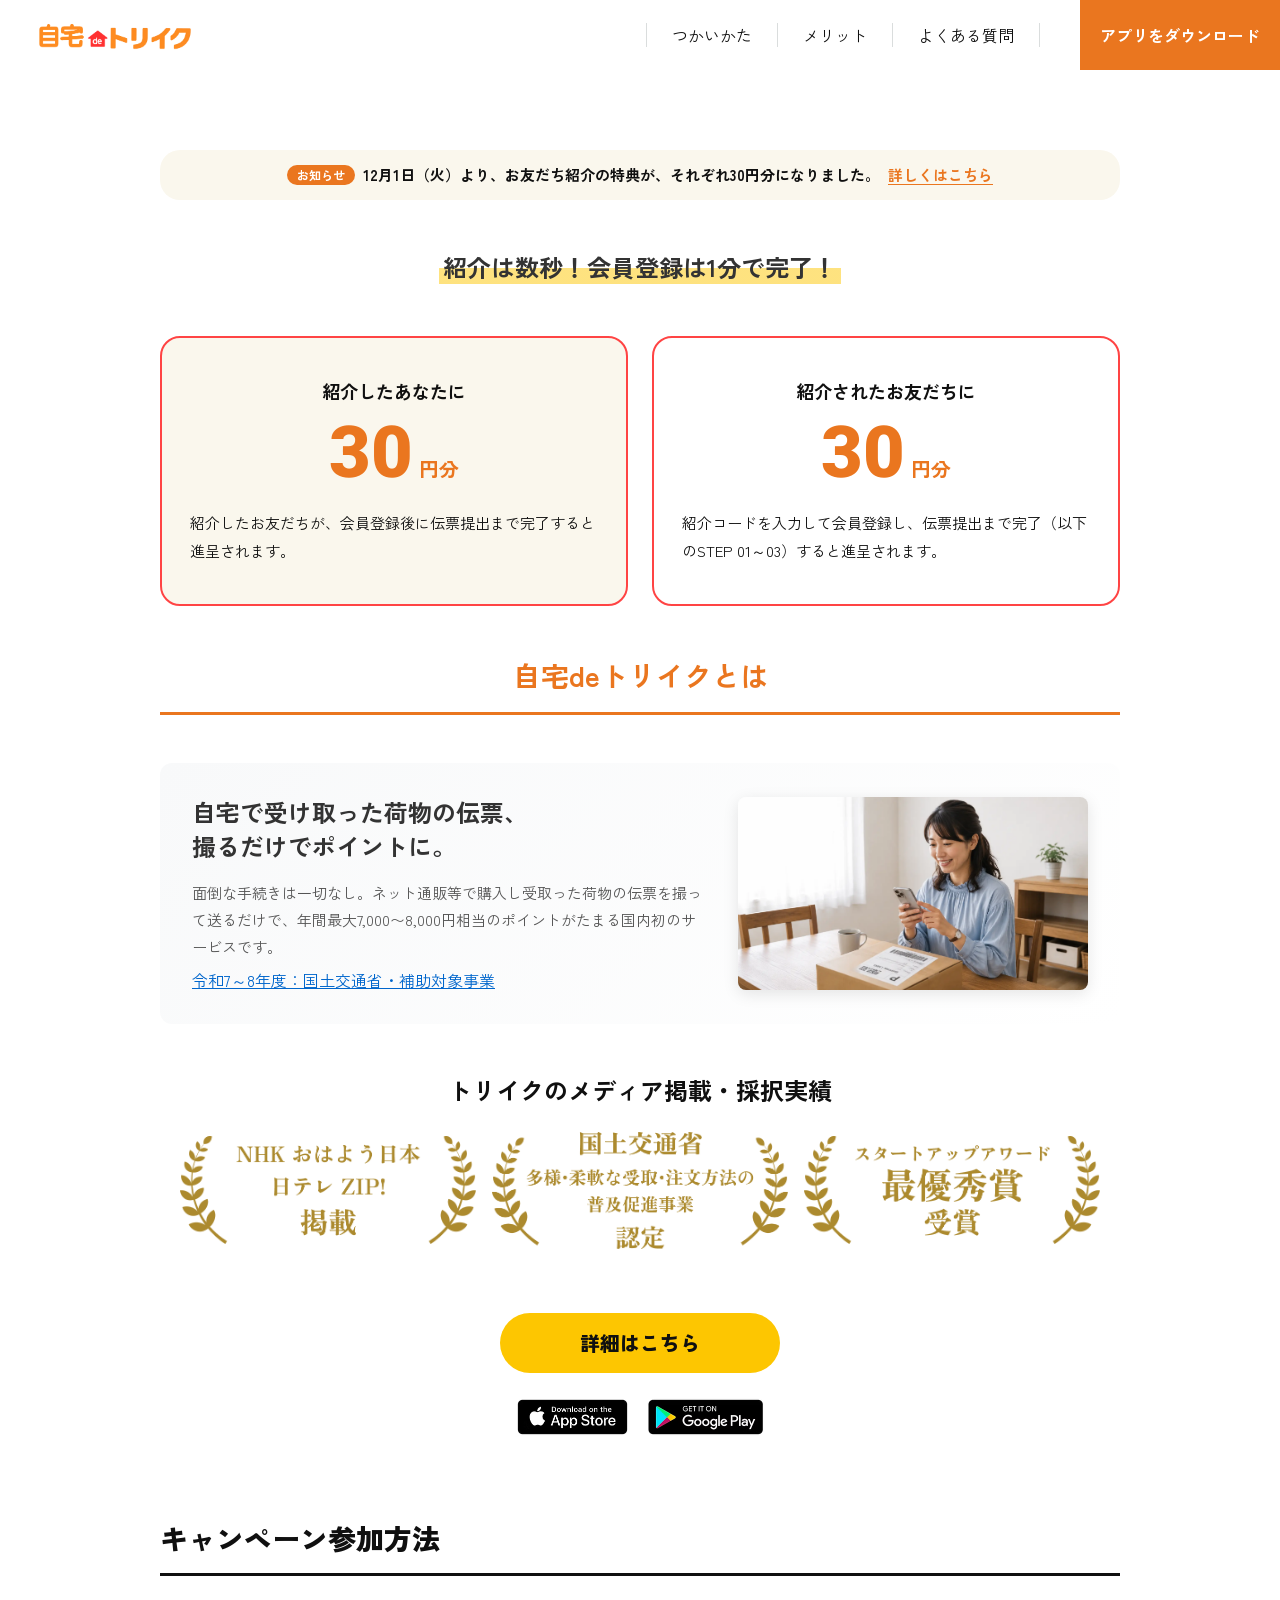
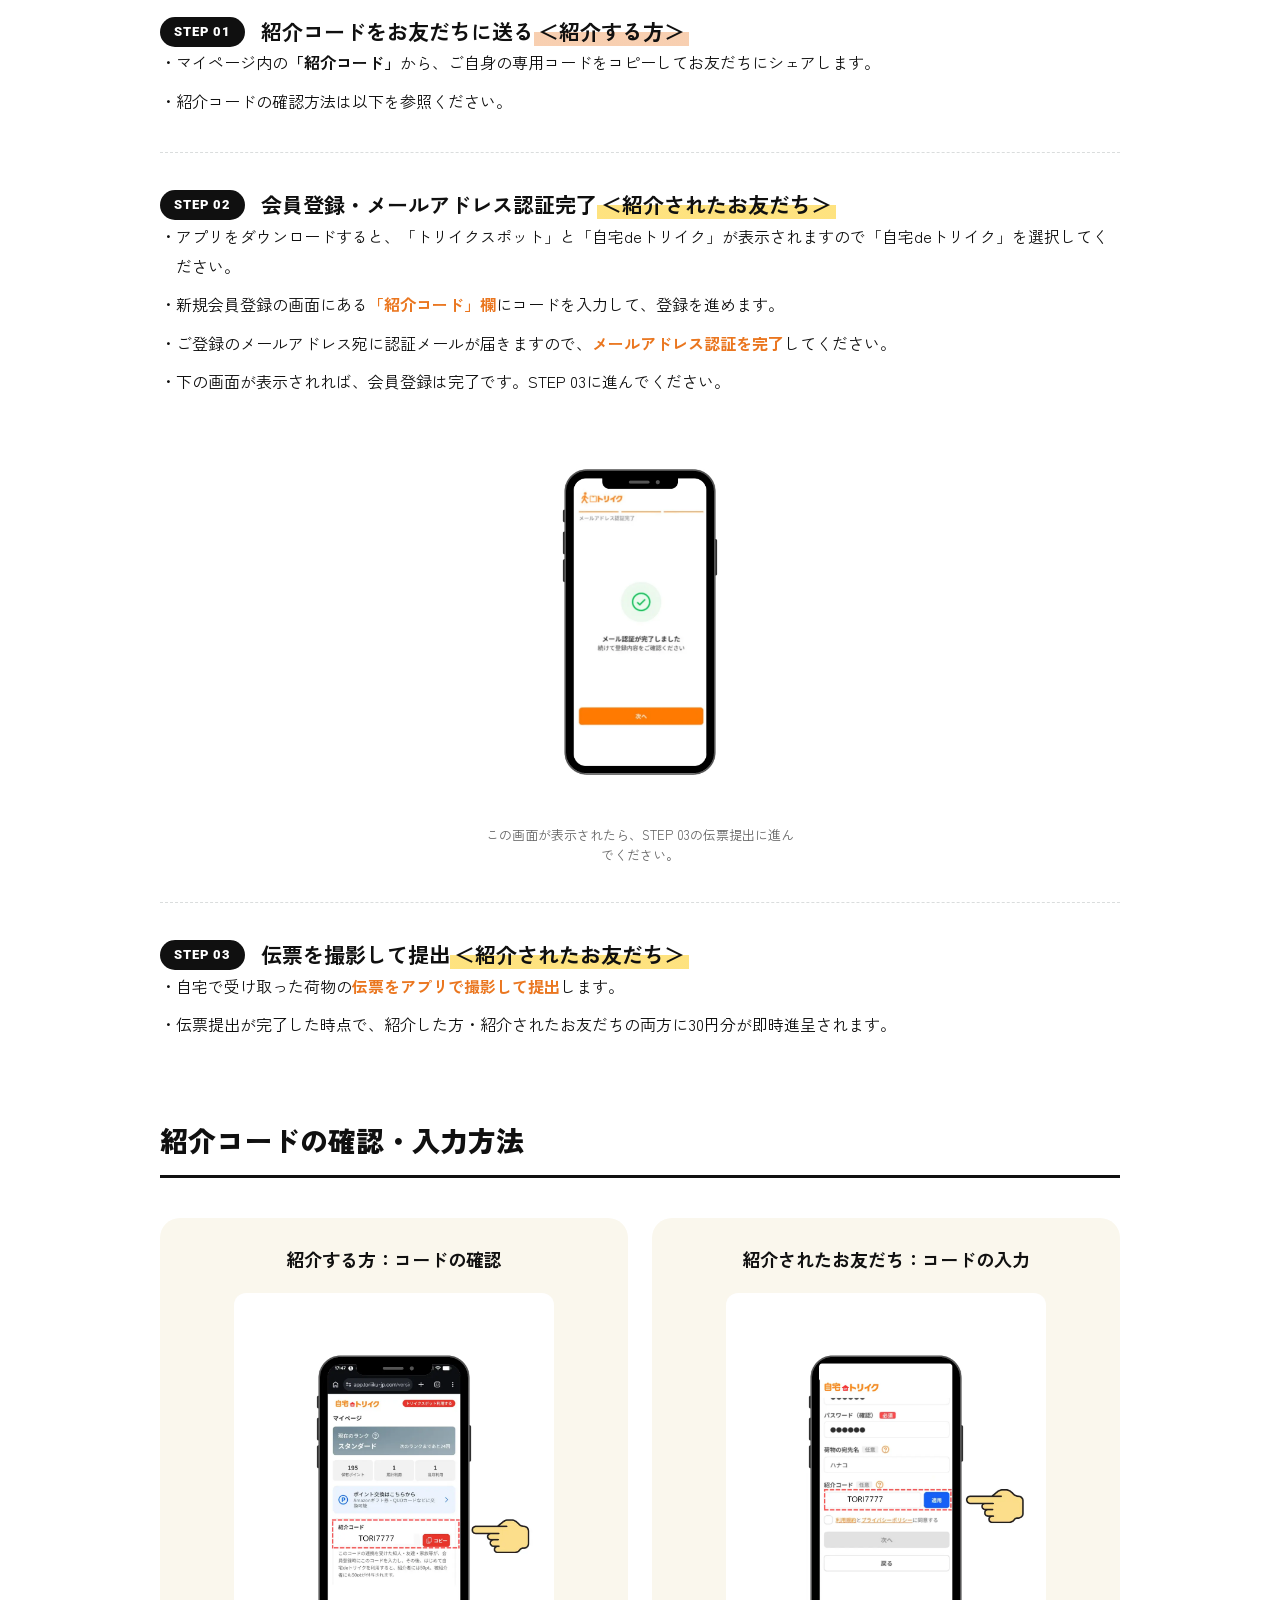
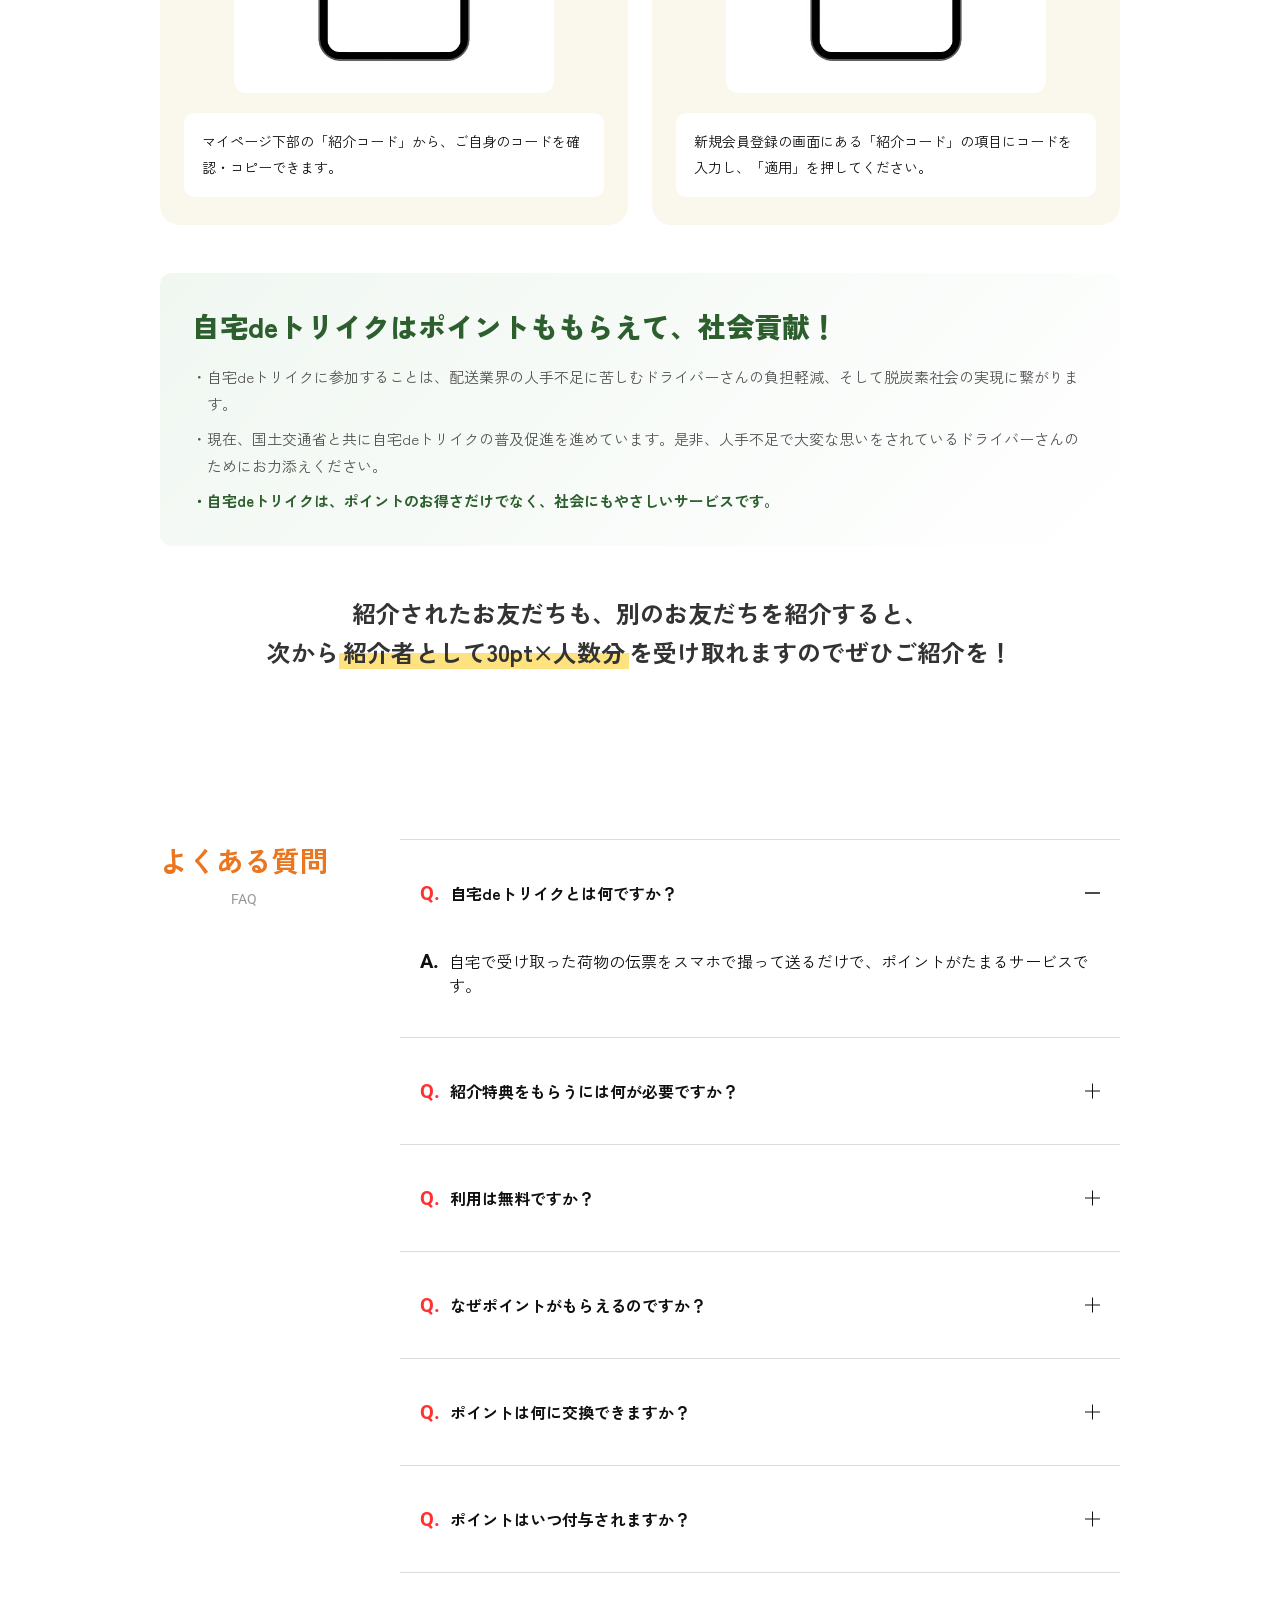
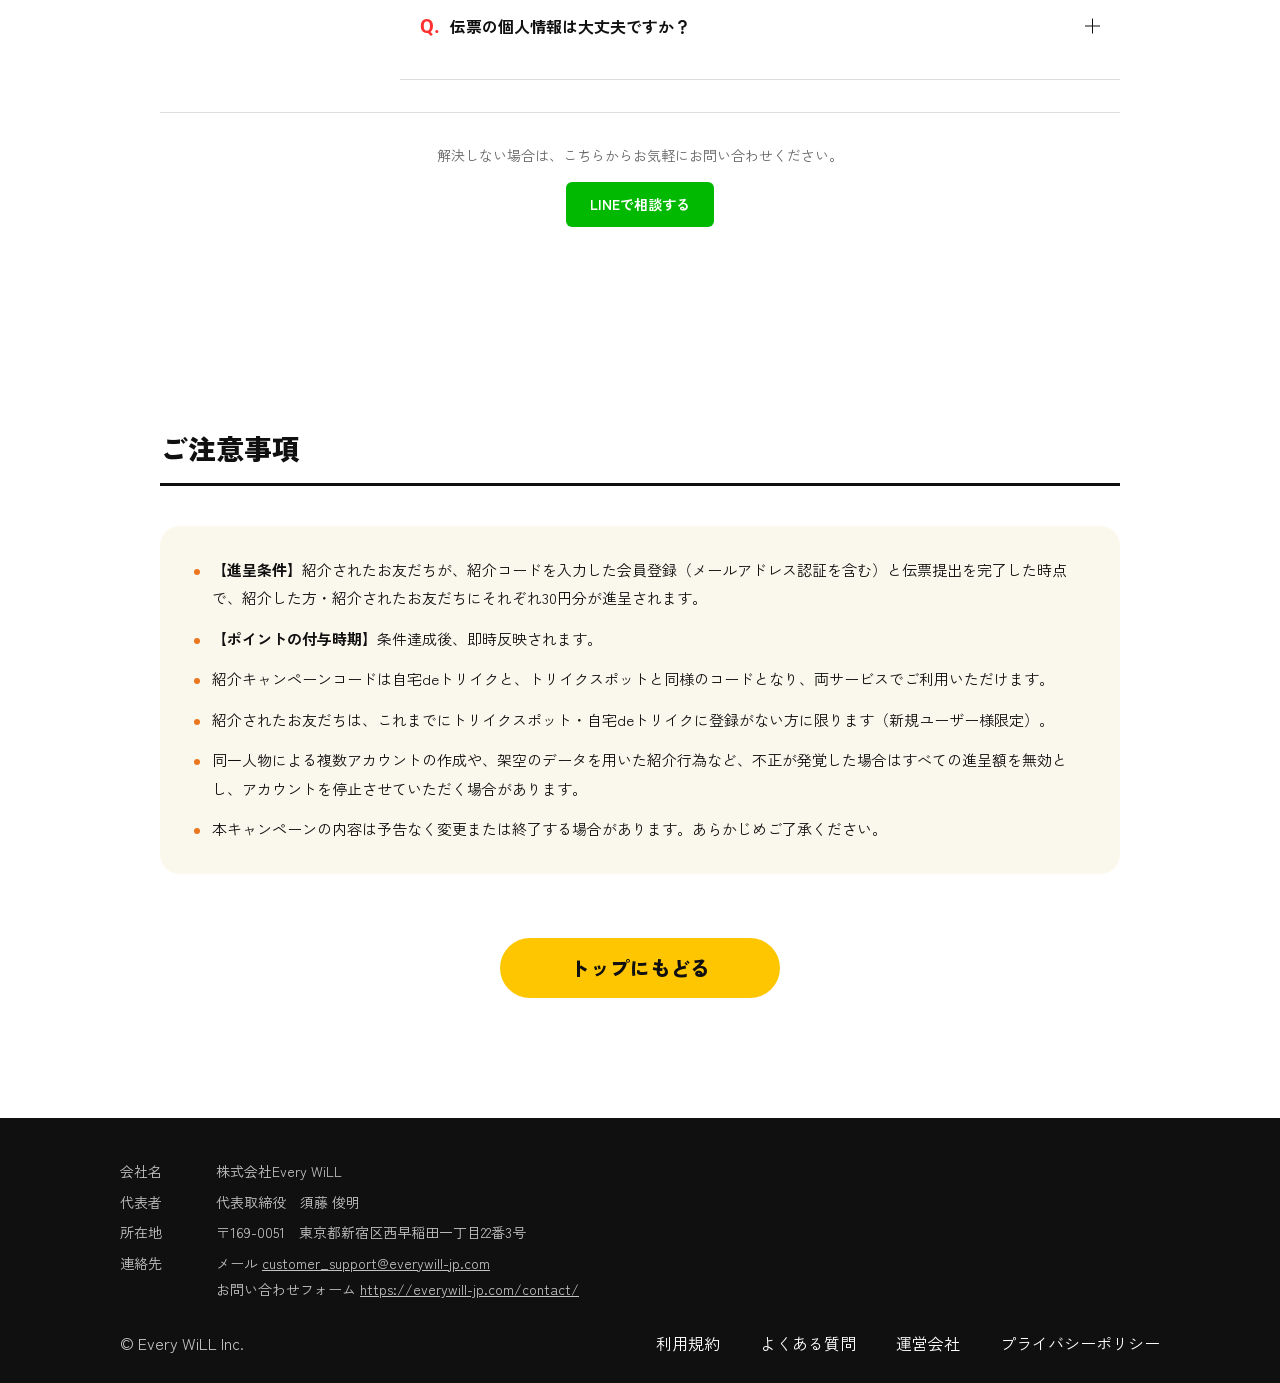
<file: friend.html>
<!DOCTYPE html>
<html lang="ja">
<head>
<meta charset="UTF-8">
<meta name="viewport" content="width=device-width, initial-scale=1.0, viewport-fit=cover">
<meta name="format-detection" content="telephone=no">
<meta name="robots" content="index,follow">
<title>友だち紹介キャンペーン｜自宅deトリイク</title>
<meta name="description" content="自宅deトリイクを紹介すると、紹介した方に10円分、紹介されたお友だちに10円分。友だち紹介キャンペーンの特典内容、参加方法、注意事項をご案内します。">
<meta name="author" content="株式会社Every WiLL">

<!-- ▼要確認：canonical / og:url は自宅deトリイクの実URLに差し替えてください -->
<link rel="canonical" href="https://toriiku-jp.com/friend-1001.html">
<link rel="icon" type="image/webp" href="img/favicon.webp">
<link rel="apple-touch-icon" href="img/favicon.webp">

<meta property="og:type" content="article">
<meta property="og:site_name" content="自宅deトリイク">
<meta property="og:locale" content="ja_JP">
<meta property="og:url" content="https://toriiku-jp.com/friend-1001.html">
<meta property="og:title" content="友だち紹介キャンペーン｜自宅deトリイク">
<meta property="og:description" content="紹介した方に10円分、紹介されたお友だちに10円分。紹介されたお友だちの伝票提出完了で両方に即時進呈されます。">

<link rel="preconnect" href="https://fonts.googleapis.com">
<link rel="preconnect" href="https://fonts.gstatic.com" crossorigin>
<link href="https://fonts.googleapis.com/css2?family=Roboto:wght@400;700;900&family=Zen+Kaku+Gothic+New:wght@400;500;700;900&display=swap" rel="stylesheet">

<!-- 既存の共通CSS → その後に友だち紹介ページ専用CSS -->
<link rel="stylesheet" href="css/style.css?v=20261005">
<link rel="stylesheet" href="css/friend.css">

<!-- Google tag (gtag.js) -->
<script async src="https://www.googletagmanager.com/gtag/js?id=G-HXXWY95RTQ"></script>
<script>
  window.dataLayer = window.dataLayer || [];
  function gtag(){dataLayer.push(arguments);}
  gtag('js', new Date());
  gtag('config', 'G-HXXWY95RTQ');
</script>

<!-- Microsoft Clarity -->
<script type="text/javascript">
    (function(c,l,a,r,i,t,y){
        c[a]=c[a]||function(){(c[a].q=c[a].q||[]).push(arguments)};
        t=l.createElement(r);t.async=1;t.src="https://www.clarity.ms/tag/"+i;
        y=l.getElementsByTagName(r)[0];y.parentNode.insertBefore(t,y);
    })(window, document, "clarity", "script", "yr7qcwhder");
</script>

<style>
  /* 冒頭バナー（画像のみ・PC/スマホとも幅に合わせて表示） */
  .friend__banner {
    margin: 0 0 28px;
  }
  .friend__banner img {
    display: block;
    width: 100%;
    height: auto;
    border-radius: 8px;
  }

  .friend__reward-badge {
    display: inline-block;
    background: #ff4444;
    color: white;
    font-size: 12px;
    font-weight: 700;
    padding: 4px 10px;
    border-radius: 4px;
    margin-bottom: 12px;
    letter-spacing: 0.5px;
  }

  /* 報酬カードの強調 */
  .friend__reward {
    border: 2px solid #ff4444;
  }

  /* STEP内の画像 */
  .friend__step-figure {
    margin: 20px auto 0;
    max-width: 320px;
    text-align: center;
  }
  .friend__step-img {
    width: 100%;
    height: auto;
    display: block;
    border-radius: 8px;
  }
  .friend__step-figcaption {
    margin-top: 8px;
    font-size: 13px;
    color: #666;
    line-height: 1.6;
  }

  /* Hero Section */
  .friend__hero-section {
    margin: 48px 0;
    padding: 32px;
    background: linear-gradient(135deg, #f8f9fa 0%, #ffffff 100%);
    border-radius: 12px;
    display: flex;
    gap: 32px;
    align-items: center;
  }

  .friend__hero-text {
    flex: 1.2;
    min-width: 0;
  }

  .friend__hero-image {
    flex: 0.8;
    max-width: 350px;
    height: auto;
    border-radius: 8px;
    box-shadow: 0 4px 16px rgba(0, 0, 0, 0.1);
    display: block;
  }

  .friend__hero-text h2 {
    font-size: 24px;
    font-weight: 700;
    color: #333;
    margin: 0 0 16px 0;
    line-height: 1.4;
  }

  .friend__hero-text p {
    font-size: 15px;
    color: #555;
    line-height: 1.8;
    margin: 0 0 8px 0;
  }

  .friend__hero-badge {
    display: inline-block;
    background: #ffe4cc;
    color: #ea761f;
    padding: 8px 16px;
    border-radius: 4px;
    font-weight: 600;
    font-size: 13px;
    margin-top: 12px;
  }

  /* アンケート情報ボックス */
  .friend__survey-info {
    display: flex;
    gap: 16px;
    margin-top: 32px;
    padding: 20px;
    background: #f0f7f1;
    border-left: 4px solid #2c5f2d;
    border-radius: 4px;
  }

  .friend__survey-icon {
    flex-shrink: 0;
    font-size: 24px;
    line-height: 1.4;
  }

  .friend__survey-content h4 {
    margin: 0 0 8px 0;
    font-size: 15px;
    font-weight: 700;
    color: #2c5f2d;
  }

  .friend__survey-content p {
    margin: 0;
    font-size: 14px;
    color: #555;
    line-height: 1.6;
  }

  /* トリイクとは - セクションタイトル */
  .friend__intro-title {
    font-size: 28px;
    font-weight: 700;
    color: #ea761f;
    margin: 48px 0 32px 0;
    padding-bottom: 16px;
    border-bottom: 3px solid #ea761f;
    text-align: center;
  }

  /* 王冠（メディア掲載）セクション崩れ防止・調整CSS */
  .friend__media {
    margin: 48px 0 32px;
    text-align: center;
  }
  .friend__media .media__title {
    margin-top: 0;
    font-size: 24px;
    font-weight: 700;
  }
  .friend__media .media__lead {
    margin-top: 12px;
    font-size: 15px;
    color: #555;
    line-height: 1.6;
  }
  /* PC版：横に3つ並べる */
  .friend__media .media__awards {
    margin-top: 24px;
    display: flex;
    justify-content: center;
    align-items: center;
    gap: 16px;
    flex-wrap: nowrap;
  }
  .media__awards picture {
    flex: 1 1 0;
    max-width: 329px;
  }
  .media__awards picture img {
    width: 100%;
    height: auto;
    display: block;
  }

  /* マーカー（黄色 / 薄いオレンジ） */
  .friend__step-title .marker {
    padding: 0 0.25rem;
    background: linear-gradient(transparent 55%, rgba(253, 198, 1, 0.5) 55%);
  }
  .friend__step-title .marker--orange {
    padding: 0 0.25rem;
    background: linear-gradient(transparent 55%, rgba(234, 118, 31, 0.35) 55%);
  }

  /* 箇条書きのぶら下がりインデント設定（2行目の先頭揃え） */
  .friend__step-desc li,
  .friend__indent-text {
    padding-left: 1em;
    text-indent: -1em;
  }

  /* 紹介者200pt追記（メディア掲載見出しと同じサイズ・2行・中央寄せ） */
  .friend__referral-note {
    margin: 48px 0 32px;
    text-align: center;
    font-size: 24px;
    font-weight: 700;
    line-height: 1.6;
    color: #333;
  }
  .friend__referral-note .under-yellow {
    background: linear-gradient(transparent 55%, rgba(253, 198, 1, 0.5) 55%);
    padding: 0 0.25rem;
  }

  /* モバイルレスポンシブ */
  @media (max-width: 768px) {
    .friend__intro-title {
      font-size: 24px;
      margin: 32px 0 24px 0;
      padding-bottom: 12px;
    }

    .friend__media {
      margin: 32px 0 24px;
    }
    .friend__media .media__title {
      font-size: 20px;
    }
    .friend__media .media__lead {
      font-size: 13px;
    }

    /* 王冠（メディア掲載）スマホ時2列化 */
    .friend__media .media__awards {
      flex-wrap: wrap;
      gap: 12px;
    }
    .media__awards picture {
      flex: none;
      width: calc(50% - 6px);
      max-width: none;
    }
    .media__awards picture:last-child:nth-child(odd) {
      margin: 0 auto; /* 3つ目の要素を中央寄せ */
    }

    .friend__step-figure {
      max-width: 260px;
      margin-top: 16px;
    }
    .friend__step-figcaption {
      font-size: 12px;
    }

    .friend__hero-section {
      flex-direction: column;
      padding: 16px;
      margin: 24px 0;
      gap: 16px;
      background: transparent;
      border-radius: 0;
    }

    .friend__hero-text {
      order: 1;
      flex: none;
    }

    .friend__hero-image {
      order: 2;
      flex: none;
      max-width: 100%;
      width: 100%;
      height: auto;
      max-height: 280px;
      object-fit: contain;
    }

    .friend__hero-text h2 {
      font-size: 20px;
      margin: 0 0 12px 0;
    }

    .friend__hero-text p {
      font-size: 14px;
      margin: 0 0 8px 0;
    }

    .friend__hero-badge {
      font-size: 12px;
      padding: 6px 12px;
      margin-top: 8px;
    }

    .friend__survey-info {
      flex-direction: row;
      gap: 12px;
      padding: 16px;
      margin-top: 24px;
    }

    .friend__survey-icon {
      font-size: 20px;
    }

    .friend__survey-content h4 {
      font-size: 14px;
    }

    .friend__survey-content p {
      font-size: 13px;
    }

    .friend__cta-section {
      margin: 32px 0 !important;
    }

    .friend__back {
      text-align: center;
      margin-top: 2.5rem;
    }

    .friend__back a {
      display: inline-flex;
      align-items: center;
      justify-content: center;
      text-decoration: none;
      width: 100%;
      max-width: 15.625rem;
      height: 3.125rem;
      font-size: 1rem;
      padding: 0;
      background: var(--color-yellow);
      border-radius: 2.5rem;
      font-weight: 900;
      color: #000;
      line-height: 1;
      border: none;
      cursor: pointer;
    }

    .friend__referral-note {
      font-size: 20px;
      margin: 32px 0 24px;
    }
  }

  /* リンク可視化 */
  .friend__hero-text a {
    text-decoration: underline;
    color: #0066cc;
  }

  .friend__hero-text a:hover {
    opacity: 0.8;
  }

  @media (max-width: 480px) {
    .friend__hero-image {
      max-height: 240px;
    }

    .friend__hero-section {
      padding: 12px;
      gap: 12px;
    }

    .friend__hero-text h2 {
      font-size: 18px;
    }

    .friend__intro-title {
      font-size: 20px;
      margin: 24px 0 16px 0;
    }
  }
</style>
</head>
<body>

<div class="device">

  <!-- ヘッダー -->
  <header class="header">
    <div class="header__inner">
      <a href="index.html" class="header__logo" aria-label="自宅deトリイク" target="_blank" rel="noopener">
        <img src="img/logo.webp" alt="自宅deトリイク" width="336" height="100" loading="eager" decoding="async">
      </a>
      <nav class="header__nav">
        <ul class="header__menu">
          <li><a href="index.html#steps" target="_blank" rel="noopener">つかいかた</a></li>
          <li><a href="index.html#merit" target="_blank" rel="noopener">メリット</a></li>
          <li><a href="index.html#faq" target="_blank" rel="noopener">よくある質問</a></li>
        </ul>
      </nav>
      <a href="index.html#cta" class="header__dl" target="_blank" rel="noopener">アプリをダウンロード</a>
    </div>
  </header>

  <main class="friend">
    <div data-pt-banner="friend"></div>
    <div class="friend__inner">

      <!-- 冒頭バナー（画像） -->
      <!-- ▼要差し替え：10月キャンペーン用バナー（200円分/100円分・期間表記入り）のため非表示。新バナー作成後に戻してください
      <div class="friend__banner">
        <img src="img/banner-friend-XXX.webp" alt="友だち紹介キャンペーン 紹介したあなたに10円分、紹介されたお友だちに10円分もらえる">
      </div>
      -->

      <h1 class="friend__title" style="position:absolute;width:1px;height:1px;overflow:hidden;clip:rect(0 0 0 0);">友だち紹介キャンペーン</h1>

      <p class="friend__lead">
       
      </p>

      <p class="friend__referral-note">
         <span class="under-yellow">紹介は数秒！会員登録は1分で完了！</span>
      </p>
      
      <div class="friend__rewards">
        <div class="friend__reward friend__reward--main">
          <p class="friend__reward-role">紹介したあなたに</p>
          <p class="friend__reward-point">
            <span class="friend__reward-num" data-pt="friend">10</span><span class="friend__reward-unit">円分</span>
          </p>
          <p class="friend__reward-cond">紹介したお友だちが、会員登録後に伝票提出まで完了すると進呈されます。</p>
        </div>
        <div class="friend__reward">
          <p class="friend__reward-role">紹介されたお友だちに</p>
          <p class="friend__reward-point">
            <span class="friend__reward-num" data-pt="friend">10</span><span class="friend__reward-unit">円分</span>
          </p>
          <p class="friend__reward-cond">紹介コードを入力して会員登録し、伝票提出まで完了（以下のSTEP 01～03）すると進呈されます。</p>
        </div>
      </div>

      <!-- トリイクとは -->
      <h2 class="friend__intro-title">自宅deトリイクとは</h2>

      <!-- Hero Visual Section -->
      <div class="friend__hero-section">
        <div class="friend__hero-text">
          <h2>自宅で受け取った荷物の伝票、<br>撮るだけでポイントに。</h2>
          <p>面倒な手続きは一切なし。ネット通販等で購入し受取った荷物の伝票を撮って送るだけで、年間最大<span data-pt="yearMax">7,000〜8,000</span>円相当のポイントがたまる国内初のサービスです。</p>
           <a href="https://takuhai-poc.jp/" target="_blank" rel="noopener">令和7～8年度：国土交通省・補助対象事業</a>
        </div>
        <img src="img/hero.webp" alt="受け取った伝票、撮るだけでポイントに。" class="friend__hero-image">
      </div>

      <!-- メディア掲載・採択実績 -->
      <div class="friend__media">
        <h2 class="media__title">トリイクの<br class="sp-only">メディア掲載・採択実績</h2>
        <div class="media__awards">
          <picture class="award-img award-img--nhk">
            <source media="(max-width: 1099px)" srcset="img/award-sp-nhk.webp">
            <img loading="lazy" decoding="async" src="img/award-pc-nhk.webp" alt="NHK おはよう日本・日テレ ZIP! 掲載" width="329" height="120">
          </picture>
          <picture class="award-img award-img--mlit">
            <source media="(max-width: 1099px)" srcset="img/award-sp-mlit.webp">
            <img loading="lazy" decoding="async" src="img/award-pc-mlit.webp" alt="国土交通省 多様・柔軟な受取・注文方法の普及促進事業 認定" width="329" height="131">
          </picture>
          <picture class="award-img award-img--startup">
            <source media="(max-width: 1099px)" srcset="img/award-sp-startup.webp">
            <img loading="lazy" decoding="async" src="img/award-pc-startup.webp" alt="スタートアップアワード 最優秀賞 受賞" width="329" height="120">
          </picture>
        </div>
      </div>

      <!-- 詳細ボタン & アプリダウンロードボタン -->
      <div class="friend__cta-section" style="margin: 48px 0; text-align: center;">
        <p class="friend__back" style="margin-bottom: 24px;">
          <a href="https://toriiku-jp.com/home/index.html" target="_blank" rel="noopener">詳細はこちら</a>
        </p>

        <div class="friend__app-buttons" style="display: flex; gap: 16px; justify-content: center; flex-wrap: wrap;">
          <a href="https://apps.apple.com/app/apple-store/id6785268481?pt=129075299&ct=202609_22&mt=8" target="_blank" rel="noopener">
            <img src="img/badge-appstore.webp" alt="Download on the App Store" style="height: 40px; display: block;">
          </a>
          <a href="https://play.google.com/store/apps/details?id=com.toriiku.app&utm_source=ctd&utm_medium=flyer&utm_campaign=202609_23" target="_blank" rel="noopener">
            <img src="img/badge-googleplay.webp" alt="Get it on Google Play" style="height: 40px; display: block;">
          </a>
        </div>
      </div>

      <section class="friend__section">
        <h2 class="friend__section-title">キャンペーン参加方法</h2>

        <div class="friend__steps">
          <div class="friend__step">
            <div class="friend__step-head">
              <span class="friend__step-num">STEP 01</span>
              <h3 class="friend__step-title">紹介コードをお友だちに送る<br class="sp-only"><span class="marker marker--orange">＜紹介する方＞</span></h3>
            </div>
            <ul class="friend__step-desc" style="list-style: none; padding: 0; margin: 0;">
              <li style="margin-bottom: 8px;">・マイページ内の<span class="em">「紹介コード」</span>から、ご自身の専用コードをコピーしてお友だちにシェアします。</li>
              <li>・紹介コードの確認方法は以下を参照ください。</li>
            </ul>
          </div>

          <div class="friend__step">
            <div class="friend__step-head">
              <span class="friend__step-num">STEP 02</span>
              <h3 class="friend__step-title">会員登録・メールアドレス認証完了<br class="sp-only"><span class="marker">＜紹介されたお友だち＞</span></h3>
            </div>
            <ul class="friend__step-desc" style="list-style: none; padding: 0; margin: 0;">
              <li style="margin-bottom: 8px;">・アプリをダウンロードすると、「トリイクスポット」と「自宅deトリイク」が表示されますので「自宅deトリイク」を選択してください。</li>
              <li style="margin-bottom: 8px;">・新規会員登録の画面にある<span class="accent">「紹介コード」欄</span>にコードを入力して、登録を進めます。</li>
              <li style="margin-bottom: 8px;">・ご登録のメールアドレス宛に認証メールが届きますので、<span class="accent">メールアドレス認証を完了</span>してください。</li>
              <li>・下の画面が表示されれば、会員登録は完了です。STEP 03に進んでください。</li>
            </ul>
            <figure class="friend__step-figure">
              <img class="friend__step-img" src="img/registration.webp" alt="「メール認証が完了しました」画面" loading="lazy" decoding="async">
              <figcaption class="friend__step-figcaption">この画面が表示されたら、STEP 03の伝票提出に進んでください。</figcaption>
            </figure>
          </div>

          <div class="friend__step">
            <div class="friend__step-head">
              <span class="friend__step-num">STEP 03</span>
              <h3 class="friend__step-title">伝票を撮影して提出<br class="sp-only"><span class="marker">＜紹介されたお友だち＞</span></h3>
            </div>
            <ul class="friend__step-desc" style="list-style: none; padding: 0; margin: 0;">
              <li style="margin-bottom: 8px;">・自宅で受け取った荷物の<span class="accent">伝票をアプリで撮影して提出</span>します。</li>
              <li>・伝票提出が完了した時点で、紹介した方・紹介されたお友だちの両方に<span data-pt="friend">10</span>円分が即時進呈されます。</li>
            </ul>
          </div>
        </div>
      </section>

      <section class="friend__section">
        <h2 class="friend__section-title">紹介コードの確認・入力方法</h2>

        <div class="friend__gallery">
          <div class="friend__gallery-box">
            <h3 class="friend__gallery-title">紹介する方：コードの確認</h3>
            <!-- ▼要差し替え：自宅deトリイク版のキャプチャに置き換えてください -->
            <img class="friend__gallery-img" src="img/friend01.webp" alt="マイページの紹介コード画面" width="437" height="562" loading="lazy" decoding="async">
            <p class="friend__gallery-note">マイページ下部の「紹介コード」から、ご自身のコードを確認・コピーできます。</p>
          </div>
          <div class="friend__gallery-box">
            <h3 class="friend__gallery-title">紹介されたお友だち：コードの入力</h3>
            <!-- ▼要差し替え：自宅deトリイク版のキャプチャに置き換えてください -->
            <img class="friend__gallery-img" src="img/friend02.webp" alt="新規登録時の紹介コード入力画面" width="438" height="553" loading="lazy" decoding="async">
            <p class="friend__gallery-note">新規会員登録の画面にある「紹介コード」の項目にコードを入力し、「適用」を押してください。</p>
          </div>
        </div>
      </section>

      <section class="friend__section" style="background: linear-gradient(135deg, #f0f7f1 0%, #ffffff 100%); padding: 32px; border-radius: 12px; margin: 48px 0;">
        <h2 class="friend__section-title" style="color: #2c5f2d; margin-top: 0; border-bottom: none; padding-bottom: 0;">自宅deトリイクはポイントももらえて、社会貢献！</h2>
        <div style="font-size: 15px; color: #555; line-height: 1.8; margin-top: 16px;">
          <p class="friend__indent-text" style="margin-bottom: 8px;">・自宅deトリイクに参加することは、配送業界の人手不足に苦しむドライバーさんの負担軽減、そして脱炭素社会の実現に繋がります。</p>
          <p class="friend__indent-text" style="margin-bottom: 8px;">・現在、国土交通省と共に自宅deトリイクの普及促進を進めています。是非、人手不足で大変な思いをされているドライバーさんのためにお力添えください。</p>
          <p class="friend__indent-text"><strong style="color: #2c5f2d;">・自宅deトリイクは、ポイントのお得さだけでなく、社会にもやさしいサービスです。</strong></p>
        </div>
      </section>

      <!-- 紹介者10pt追記 -->
      <p class="friend__referral-note">
        紹介されたお友だちも、<br class="sp-only">別のお友だちを紹介すると、<br>
        次から<span class="under-yellow">紹介者として<span data-pt="friend">10</span>pt×人数分</span>を<br class="sp-only">受け取れますのでぜひご紹介を！
      </p>

      <!-- よくある質問 -->
      <section class="faq" id="faq" style="margin: 48px 0;">
        <div class="faq__inner" style="max-width: 100%; padding: 0;">
          <div class="faq__heading" style="text-align: center; margin-bottom: 32px;">
            <h2 class="faq__title" style="font-size: 28px; font-weight: 700; color: #ea761f; margin: 0 0 8px 0; padding-bottom: 0; border-bottom: none;">よくある質問</h2>
            <p class="faq__en" style="font-size: 14px; color: #999; margin: 0;">FAQ</p>
          </div>
          <div class="faq__list">
            <div class="faq-item is-open">
              <button type="button" class="faq-item__q" aria-expanded="true">
                <span class="faq-item__mark">Q.</span>
                <span class="faq-item__text">自宅deトリイクとは何ですか？</span>
                <span class="faq-item__toggle" aria-hidden="true"></span>
              </button>
              <div class="faq-item__a">
                <div class="faq-item__a-inner">
                  <span class="faq-item__mark faq-item__mark--a">A.</span>
                  <p>自宅で受け取った荷物の伝票をスマホで撮って送るだけで、ポイントがたまるサービスです。</p>
                </div>
              </div>
            </div>
            <div class="faq-item">
              <button type="button" class="faq-item__q" aria-expanded="false">
                <span class="faq-item__mark">Q.</span>
                <span class="faq-item__text">紹介特典をもらうには何が必要ですか？</span>
                <span class="faq-item__toggle" aria-hidden="true"></span>
              </button>
              <div class="faq-item__a">
                <div class="faq-item__a-inner">
                  <span class="faq-item__mark faq-item__mark--a">A.</span>
                  <p>紹介されたお友だちが、紹介コードを入力して会員登録し、伝票提出まで完了すると、紹介した方・紹介されたお友だちの両方に進呈されます。</p>
                </div>
              </div>
            </div>
            <div class="faq-item">
              <button type="button" class="faq-item__q" aria-expanded="false">
                <span class="faq-item__mark">Q.</span>
                <span class="faq-item__text">利用は無料ですか？</span>
                <span class="faq-item__toggle" aria-hidden="true"></span>
              </button>
              <div class="faq-item__a">
                <div class="faq-item__a-inner">
                  <span class="faq-item__mark faq-item__mark--a">A.</span>
                  <p>無料でご利用いただけます（通信費のみお客様のご負担となります）。</p>
                </div>
              </div>
            </div>
            <div class="faq-item">
              <button type="button" class="faq-item__q" aria-expanded="false">
                <span class="faq-item__mark">Q.</span>
                <span class="faq-item__text">なぜポイントがもらえるのですか？</span>
                <span class="faq-item__toggle" aria-hidden="true"></span>
              </button>
              <div class="faq-item__a">
                <div class="faq-item__a-inner">
                  <span class="faq-item__mark faq-item__mark--a">A.</span>
                  <p>国土交通省採択事業「物流負荷低減に向けた多様・柔軟な受取り方法普及促進事業」の一環として、物流の負荷低減にご協力いただいたお礼にポイントを還元しています。</p>
                </div>
              </div>
            </div>
            <div class="faq-item">
              <button type="button" class="faq-item__q" aria-expanded="false">
                <span class="faq-item__mark">Q.</span>
                <span class="faq-item__text">ポイントは何に交換できますか？</span>
                <span class="faq-item__toggle" aria-hidden="true"></span>
              </button>
              <div class="faq-item__a">
                <div class="faq-item__a-inner">
                  <span class="faq-item__mark faq-item__mark--a">A.</span>
                  <div>
                    <p>日本国内の主要なポイント・ギフト券に交換できます。</p>
                    <p class="faq-item__link" style="margin-top: 8px;"><a href="https://toriiku-jp.com/home/home_point.html" target="_blank" rel="noopener" style="text-decoration: underline; color: #0066cc;">ポイントの詳細はこちら</a></p>
                  </div>
                </div>
              </div>
            </div>
            <div class="faq-item">
              <button type="button" class="faq-item__q" aria-expanded="false">
                <span class="faq-item__mark">Q.</span>
                <span class="faq-item__text">ポイントはいつ付与されますか？</span>
                <span class="faq-item__toggle" aria-hidden="true"></span>
              </button>
              <div class="faq-item__a">
                <div class="faq-item__a-inner">
                  <span class="faq-item__mark faq-item__mark--a">A.</span>
                  <div>
                    <p>本キャンペーンの紹介特典は、条件達成後に即時反映されます。</p>
                    <p class="faq-item__link" style="margin-top: 8px;"><a href="https://toriiku-jp.com/home/home_point.html" target="_blank" rel="noopener" style="text-decoration: underline; color: #0066cc;">ポイントの詳細はこちら</a></p>
                  </div>
                </div>
              </div>
            </div>
            <div class="faq-item">
              <button type="button" class="faq-item__q" aria-expanded="false">
                <span class="faq-item__mark">Q.</span>
                <span class="faq-item__text">伝票の個人情報は大丈夫ですか？</span>
                <span class="faq-item__toggle" aria-hidden="true"></span>
              </button>
              <div class="faq-item__a">
                <div class="faq-item__a-inner">
                  <span class="faq-item__mark faq-item__mark--a">A.</span>
                  <p>提出いただいた伝票は、ご登録情報との照合およびポイント付与の確認のみに使用します。それ以外の目的では利用しません。詳しくは<a href="https://everywill-jp.com/privacy/" target="_blank" rel="noopener">プライバシーポリシー</a>をご覧ください。</p>
                </div>
              </div>
            </div>
          </div>
        </div>
        <!-- LINE 相談ボタン -->
        <div style="text-align: center; margin-top: 32px; padding-top: 32px; border-top: 1px solid #ddd;">
          <p style="font-size: 14px; color: #666; margin-bottom: 16px;">解決しない場合は、こちらからお気軽にお問い合わせください。</p>
          <a href="https://page.line.me/301wzhhp?oat__id=6771964&openQrModal=true" target="_blank" rel="noopener" style="display: inline-block; background: #00B900; color: white; padding: 12px 24px; border-radius: 6px; text-decoration: none; font-weight: 600; font-size: 14px;">LINEで相談する</a>
        </div>
      </section>

      <section class="friend__section">
        <h2 class="friend__section-title">ご注意事項</h2>

        <div class="friend__terms">
          <ul>
            <li><strong>【進呈条件】</strong>紹介されたお友だちが、紹介コードを入力した会員登録（メールアドレス認証を含む）と伝票提出を完了した時点で、紹介した方・紹介されたお友だちにそれぞれ<span data-pt="friend">10</span>円分が進呈されます。</li>
            <li><strong>【ポイントの付与時期】</strong>条件達成後、即時反映されます。</li>
            <li>紹介キャンペーンコードは自宅deトリイクと、トリイクスポットと同様のコードとなり、両サービスでご利用いただけます。</li>
            <li>紹介されたお友だちは、これまでにトリイクスポット・自宅deトリイクに登録がない方に限ります（新規ユーザー様限定）。</li>
            <li>同一人物による複数アカウントの作成や、架空のデータを用いた紹介行為など、不正が発覚した場合はすべての進呈額を無効とし、アカウントを停止させていただく場合があります。</li>
            <li>本キャンペーンの内容は予告なく変更または終了する場合があります。あらかじめご了承ください。</li>
          </ul>
        </div>
      </section>

      <p class="friend__back"><a href="index.html" target="_blank" rel="noopener">トップにもどる</a></p>

    </div>
  </main>

  <!-- フッター -->
  <footer class="footer">
    <div class="footer__company">
      <dl class="footer__company-list">
        <div class="footer__company-row">
          <dt>会社名</dt>
          <dd>株式会社Every WiLL</dd>
        </div>
        <div class="footer__company-row">
          <dt>代表者</dt>
          <dd>代表取締役　須藤 俊明</dd>
        </div>
        <div class="footer__company-row">
          <dt>所在地</dt>
          <dd>〒169-0051　東京都新宿区西早稲田一丁目22番3号</dd>
        </div>
        <div class="footer__company-row">
          <dt>連絡先</dt>
          <dd>
            メール <a href="mailto:customer_support@everywill-jp.com">customer_support@everywill-jp.com</a><br>
            お問い合わせフォーム <a href="https://everywill-jp.com/contact/" target="_blank" rel="noopener">https://everywill-jp.com/contact/</a>
          </dd>
        </div>
      </dl>
    </div>
    <div class="footer__inner">
      <p class="footer__copy">© Every WiLL Inc.</p>
      <nav class="footer__links">
        <a href="https://toriiku-jp.com/terms.html#home" target="_blank" rel="noopener">利用規約</a>
        <a href="index.html#faq" target="_blank" rel="noopener">よくある質問</a>
        <a href="https://everywill-jp.com/" target="_blank" rel="noopener">運営会社</a>
        <a href="https://everywill-jp.com/privacy/" target="_blank" rel="noopener">プライバシーポリシー</a>
      </nav>
    </div>
  </footer>

</div>

<!-- FAQアコーディオン動作用 JavaScript -->
<script src="js/script.js"></script>

<script src="js/points-month.js"></script>
<script src="js/month-switch.js"></script>
</body>
</html>
</file>
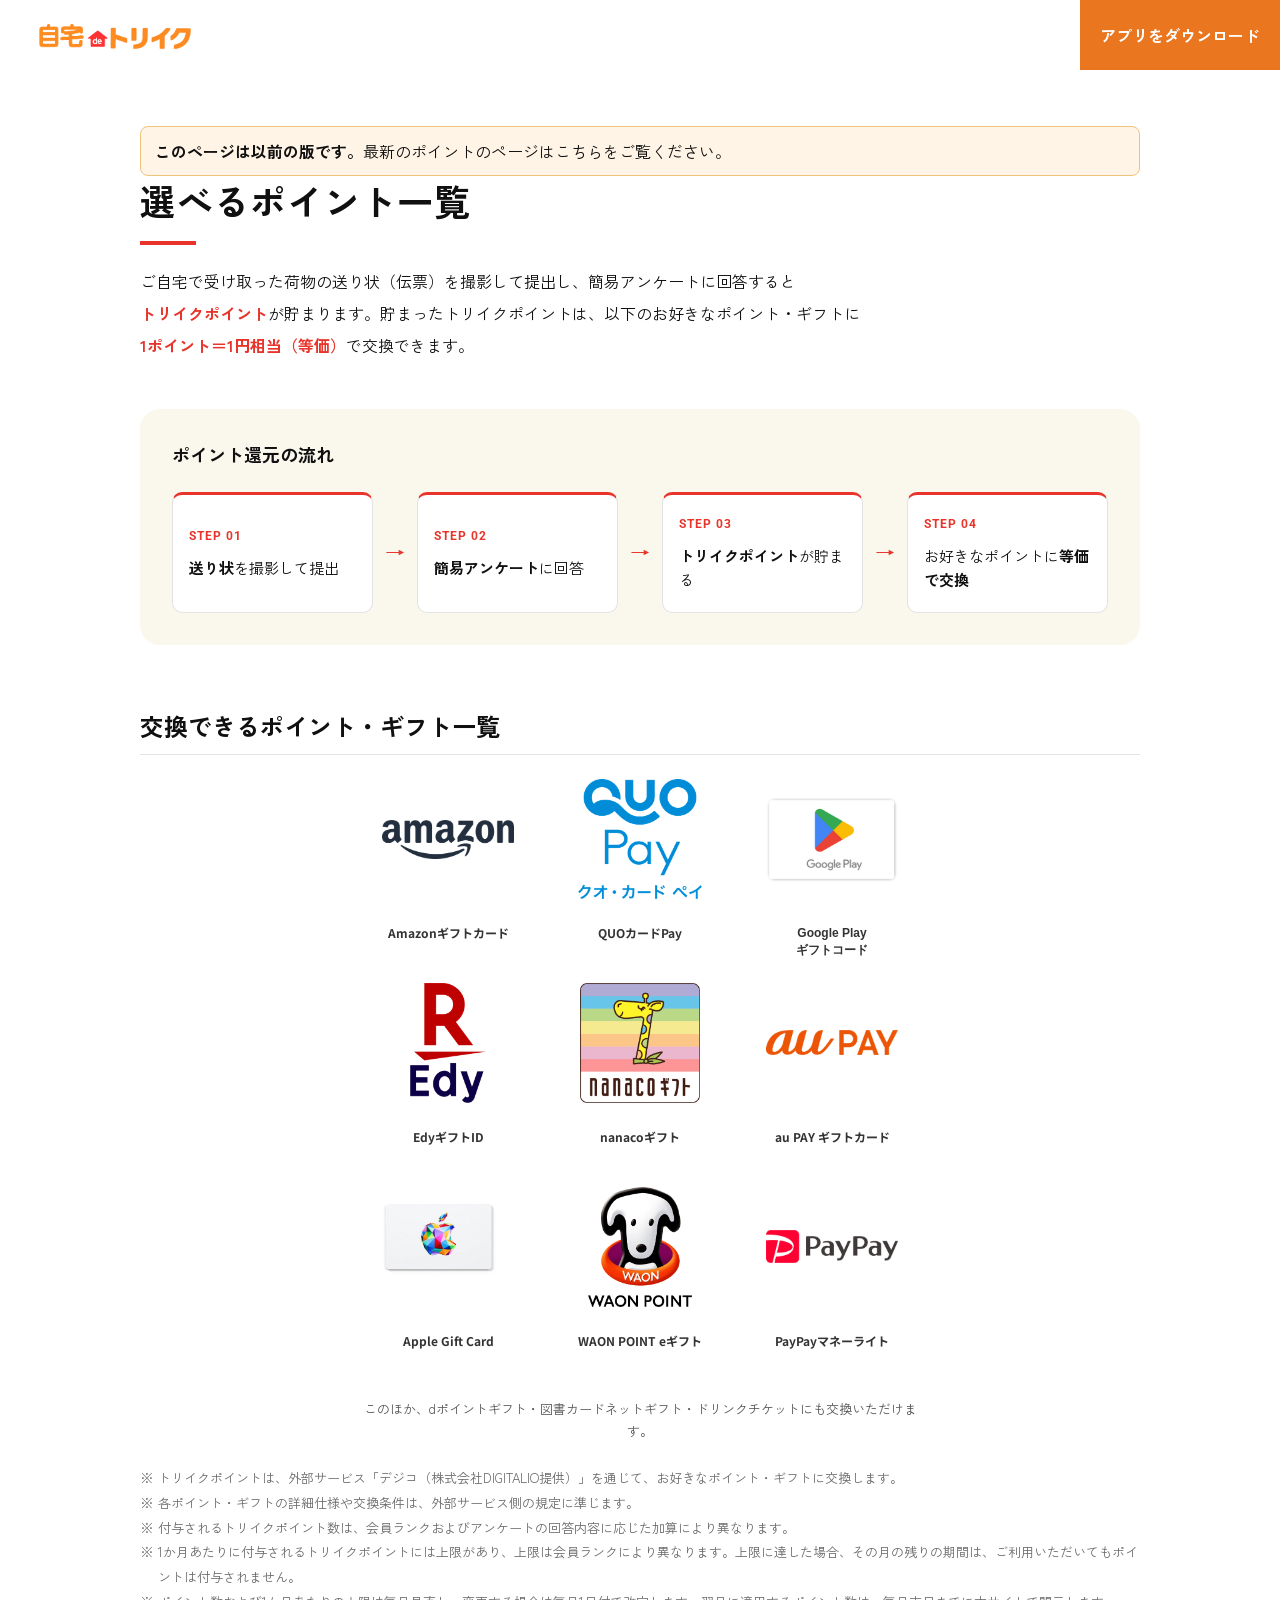
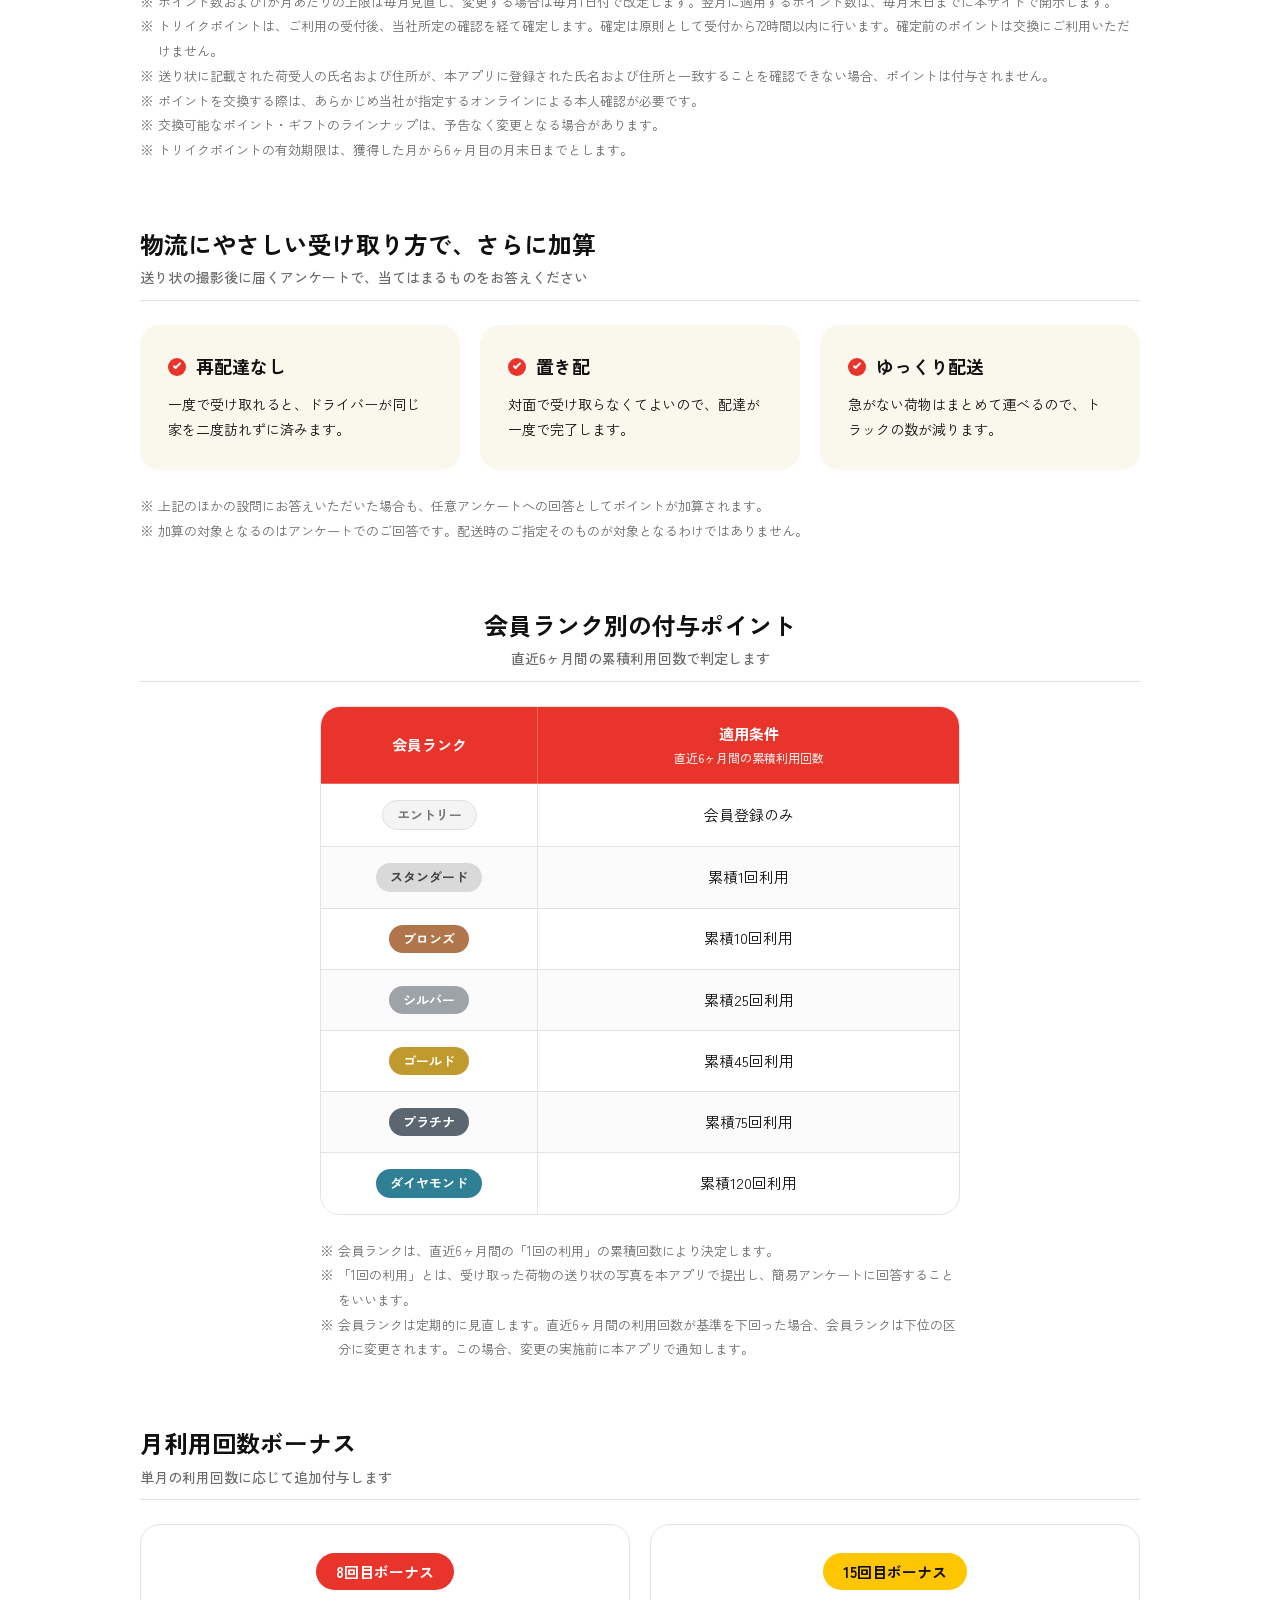
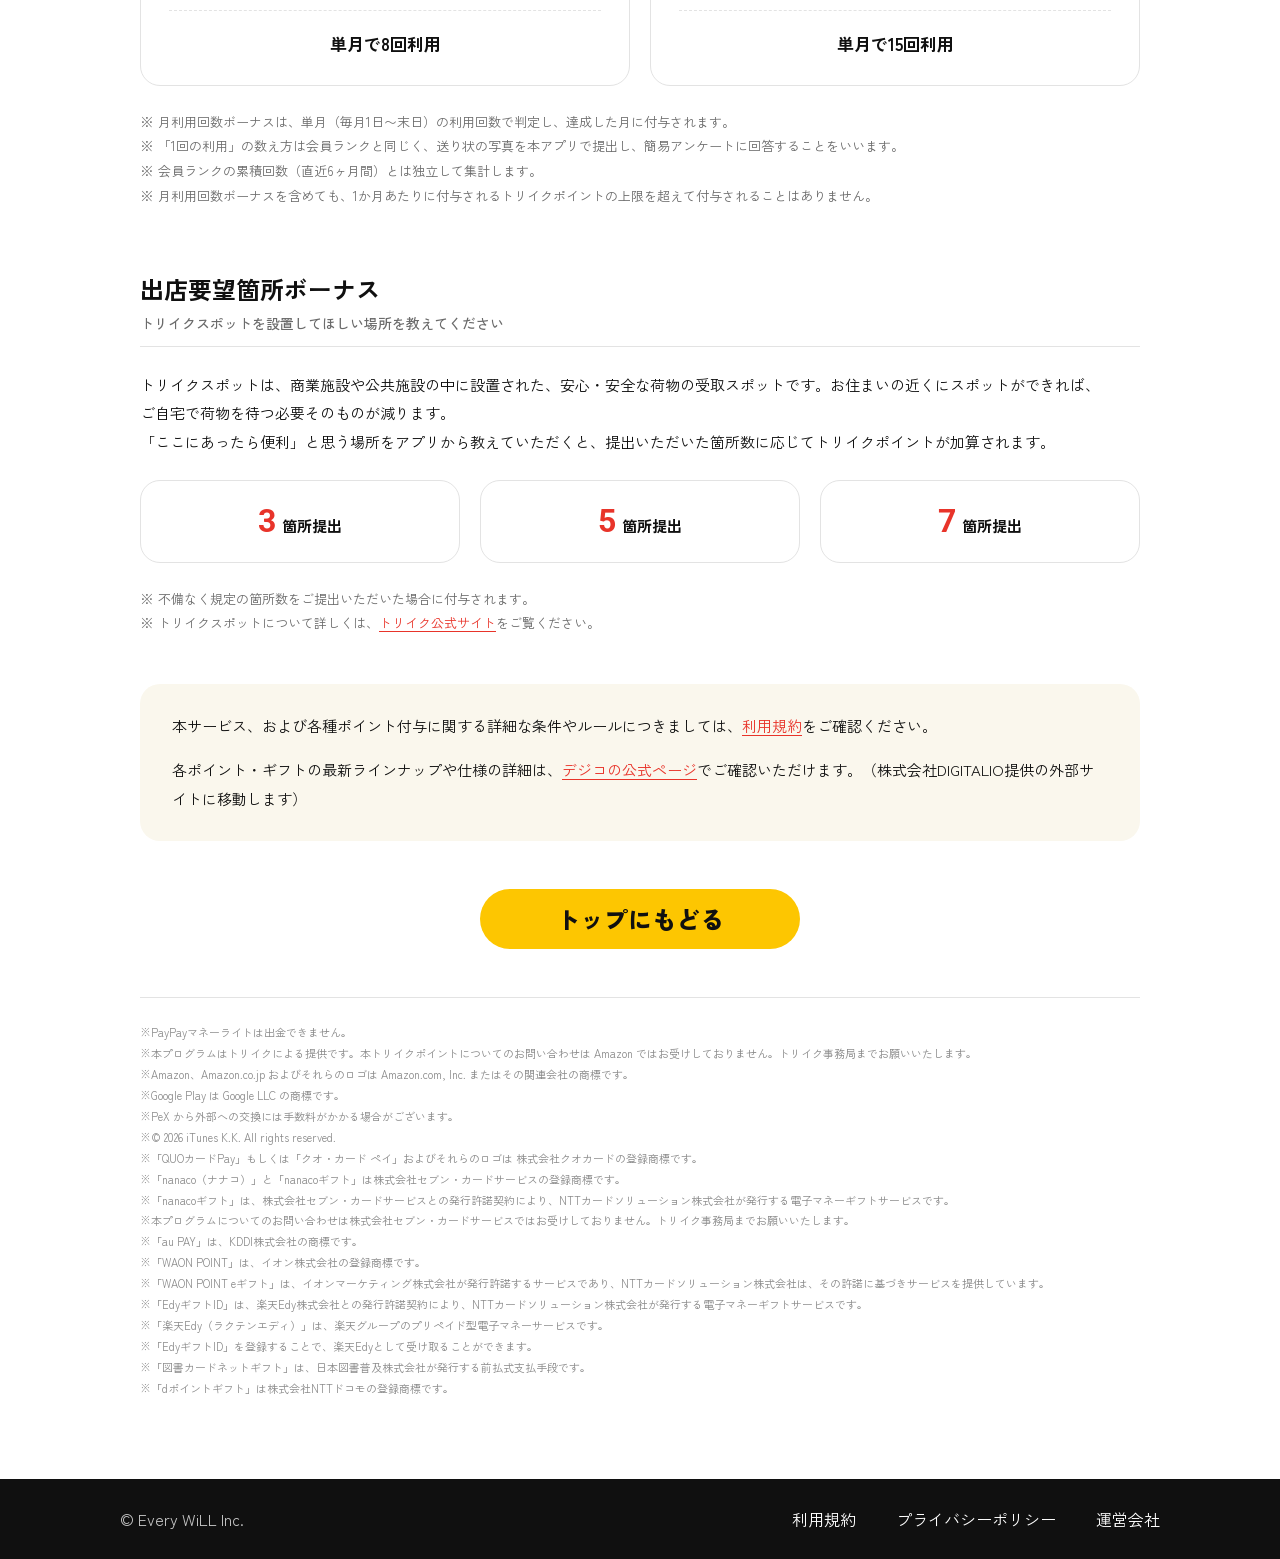
<file: home_point-20261031.html>
<!DOCTYPE html>
<html lang="ja">
<head>
<meta charset="UTF-8">
<meta name="viewport" content="width=device-width, initial-scale=1.0, viewport-fit=cover">
<meta name="format-detection" content="telephone=no">
<meta name="robots" content="noindex,follow">
<title>選べるポイント一覧｜自宅deトリイク</title>
<meta name="description" content="自宅deトリイクで貯めたトリイクポイントは、PayPay・Amazonギフトカード・dポイントなど14種類以上から自由に選んで交換いただけます。会員ランク別の付与条件もご確認いただけます。">
<meta name="keywords" content="自宅deトリイク,トリイク,ポイント,PayPay,Amazonギフトカード,交換,会員ランク">
<meta name="author" content="株式会社Every WiLL">
<link rel="canonical" href="https://toriiku-jp.com/home/home_point.html">
<link rel="icon" type="image/webp" href="img/favicon.webp">
<link rel="apple-touch-icon" href="img/favicon.webp">

<meta property="og:type" content="article">
<meta property="og:site_name" content="自宅deトリイク">
<meta property="og:locale" content="ja_JP">
<meta property="og:url" content="https://toriiku-jp.com/home/home_point.html">
<meta property="og:title" content="選べるポイント一覧｜自宅deトリイク">
<meta property="og:description" content="自宅deトリイクで貯めたトリイクポイントは、PayPay・Amazonギフトカード・dポイントなど14種類以上から自由に選んで交換いただけます。">
<meta property="og:image" content="https://toriiku-jp.com/home/img/favicon.webp">
<meta property="og:image:alt" content="選べるポイント一覧｜自宅deトリイク">

<meta name="twitter:card" content="summary_large_image">
<meta name="twitter:title" content="選べるポイント一覧｜自宅deトリイク">
<meta name="twitter:description" content="自宅deトリイクで貯めたトリイクポイントは、PayPay・Amazonギフトカード・dポイントなど14種類以上から自由に選んで交換いただけます。">
<meta name="twitter:image" content="https://toriiku-jp.com/home/img/favicon.webp">

<link rel="preconnect" href="https://fonts.googleapis.com">
<link rel="preconnect" href="https://fonts.gstatic.com" crossorigin>
<link href="https://fonts.googleapis.com/css2?family=Zen+Kaku+Gothic+New:wght@400;500;700&family=Roboto:wght@400;500;700&family=Noto+Sans+JP:wght@400;500;700&display=swap" rel="stylesheet">
<link rel="stylesheet" href="css/style.css">
<link rel="stylesheet" href="css/home_point.css">

<style>
/* ============================================================
   交換先ロゴ一覧（デジコ ロゴ・商標クリエイティブガイドライン対応）
   ============================================================ */
.gift-grid{
  display:flex !important;
  flex-wrap:wrap !important;
  justify-content:center !important;
  align-items:flex-start !important;
  gap:24px !important;
  max-width:560px !important;
  margin:0 auto !important;
  padding:0 !important;
  list-style:none !important;
}
.gift-grid *{box-sizing:border-box;}
.gift-item{
  display:flex !important;
  flex:0 0 auto !important;
  flex-direction:column !important;
  align-items:center !important;
  justify-content:flex-start !important;
  width:168px !important;
  min-width:0 !important;
  max-width:none !important;
  height:auto !important;
  margin:0 !important;
  padding:0 8px !important;
  background:none !important;
  border:0 !important;
  border-radius:0 !important;
  box-shadow:none !important;
  transform:none !important;
}
.gift-logo{
  display:flex !important;
  flex:0 0 auto !important;
  align-items:center !important;
  justify-content:center !important;
  width:132px !important;
  height:120px !important;
  margin:0 !important;
  padding:0 !important;
  background:none !important;
  border:0 !important;
  border-radius:0 !important;
  font-size:0 !important;
}
.gift-logo img{
  display:block !important;
  width:auto !important;
  height:auto !important;
  max-width:132px !important;
  max-height:120px !important;
  min-width:0 !important;
  object-fit:contain !important;
  border:0 !important;
  border-radius:0 !important;
  box-shadow:none !important;
  vertical-align:middle !important;
}
.gift-label{
  display:block !important;
  width:132px !important;
  min-height:2.8em !important;
  margin:26px 0 0 !important;
  padding:0 !important;
  font-family:"Noto Sans JP",sans-serif;
  font-size:12px !important;
  font-weight:700 !important;
  line-height:1.4 !important;
  color:#333 !important;
  text-align:center !important;
  letter-spacing:0 !important;
  word-break:auto-phrase;
}
/* Google Play：「g」の下部が丸まらない書体を指定 */
.gift-label-latin{font-family:Arial,Helvetica,sans-serif !important;}
.gift-note{
  margin:32px auto 0 !important;
  max-width:560px !important;
  font-size:13px !important;
  line-height:1.7 !important;
  color:#555 !important;
  text-align:center !important;
}
@media (max-width:400px){
  .gift-grid{gap:16px !important;max-width:280px !important;}
  .gift-item{width:132px !important;padding:0 4px !important;}
  .gift-logo{width:124px !important;}
  .gift-logo img{max-width:124px !important;}
  .gift-label{width:124px !important;font-size:11.5px !important;}
}
</style>
</head>
<body>

<div class="device">

  <!-- ヘッダー：index.html と同じマークアップに差し替えてください -->
  <header class="header">
    <div class="header__inner">
      <a href="index.html" class="header__logo" aria-label="自宅deトリイク">
        <img src="img/logo.webp" alt="自宅deトリイク" width="1000" height="298" loading="eager" decoding="async">
      </a>
      <a href="index.html" class="header__dl">アプリをダウンロード</a>
    </div>
  </header>

  <main class="pt">
   <div class="pt-inner">

    <p class="pt-apply" style="background:#fff4e5;border:1px solid #f0c27a;padding:12px 14px;border-radius:8px;"><strong>このページは以前の版です。</strong>最新のポイントのページは<a href="https://toriiku-jp.com/home/home_point.html">こちら</a>をご覧ください。</p>

    <h1 class="pt-title">選べるポイント一覧</h1>

    <p class="pt-lead">
      ご自宅で受け取った荷物の送り状（伝票）を撮影して提出し、簡易アンケートに回答すると<strong>トリイクポイント</strong>が貯まります。貯まったトリイクポイントは、以下のお好きなポイント・ギフトに<strong>1ポイント＝1円相当（等価）</strong>で交換できます。
    </p>

    <section class="pt-box">
     <div class="pt-flow" aria-label="ポイント還元の流れ">
      <p class="pt-flow-head">ポイント還元の流れ</p>
      <ul class="pt-flow-list">
        <li class="pt-flow-item"><span class="pt-step">STEP 01</span><span><strong>送り状</strong>を撮影して提出</span></li>
        <li class="pt-flow-arrow" aria-hidden="true"></li>
        <li class="pt-flow-item"><span class="pt-step">STEP 02</span><span><strong>簡易アンケート</strong>に回答</span></li>
        <li class="pt-flow-arrow" aria-hidden="true"></li>
        <li class="pt-flow-item"><span class="pt-step">STEP 03</span><span><strong>トリイクポイント</strong>が貯まる</span></li>
        <li class="pt-flow-arrow" aria-hidden="true"></li>
        <li class="pt-flow-item"><span class="pt-step">STEP 04</span><span>お好きなポイントに<strong>等価で交換</strong></span></li>
      </ul>
     </div>
    </section>

    <section class="pt-box">
    <div class="pt-head">
      <h2>交換できるポイント・ギフト一覧</h2>
    </div>

    <!-- 添付スクショ通りの並び順（9種類） -->
    <div class="gift-grid">

      <div class="gift-item">
        <span class="gift-logo"><img src="img/amazon_point.webp" alt="Amazonギフトカード" width="396" height="119" loading="lazy" decoding="async"></span>
        <span class="gift-label">Amazonギフトカード</span>
      </div>

      <div class="gift-item">
        <span class="gift-logo"><img src="img/quocardpay.webp" alt="QUOカードPay" width="396" height="383" loading="lazy" decoding="async"></span>
        <span class="gift-label">QUOカードPay</span>
      </div>

      <div class="gift-item">
        <span class="gift-logo"><img src="img/googleplay.webp" alt="Google Play ギフトコード" width="396" height="256" loading="lazy" decoding="async"></span>
        <span class="gift-label gift-label-latin">Google Play ギフトコード</span>
      </div>

      <div class="gift-item">
        <span class="gift-logo"><img src="img/edy.webp" alt="EdyギフトID" width="254" height="396" loading="lazy" decoding="async"></span>
        <span class="gift-label">EdyギフトID</span>
      </div>

      <div class="gift-item">
        <span class="gift-logo"><img src="img/nanaco.webp" alt="nanacoギフト" width="396" height="396" loading="lazy" decoding="async"></span>
        <span class="gift-label">nanacoギフト</span>
      </div>

      <div class="gift-item">
        <span class="gift-logo"><img src="img/aupay.webp" alt="au PAY ギフトカード" width="396" height="75" loading="lazy" decoding="async"></span>
        <span class="gift-label">au PAY ギフトカード</span>
      </div>

      <div class="gift-item">
        <span class="gift-logo"><img src="img/apple.webp" alt="Apple Gift Card" width="396" height="317" loading="lazy" decoding="async"></span>
        <span class="gift-label">Apple Gift Card</span>
      </div>

      <div class="gift-item">
        <span class="gift-logo"><img src="img/waon.webp" alt="WAON POINT eギフト" width="341" height="396" loading="lazy" decoding="async"></span>
        <span class="gift-label">WAON POINT eギフト</span>
      </div>

      <div class="gift-item">
        <span class="gift-logo"><img src="img/paypay.webp" alt="PayPayマネーライト" width="396" height="100" loading="lazy" decoding="async"></span>
        <span class="gift-label">PayPayマネーライト</span>
      </div>

    </div>

    <p class="gift-note">このほか、dポイントギフト・図書カードネットギフト・ドリンクチケットにも交換いただけます。</p>

    <ul class="pt-notes">
      <li>トリイクポイントは、外部サービス「デジコ（株式会社DIGITALIO提供）」を通じて、お好きなポイント・ギフトに交換します。</li>
      <li>各ポイント・ギフトの詳細仕様や交換条件は、外部サービス側の規定に準じます。</li>
      <li>付与されるトリイクポイント数は、会員ランクおよびアンケートの回答内容に応じた加算により異なります。</li>
      <li>1か月あたりに付与されるトリイクポイントには上限があり、上限は会員ランクにより異なります。上限に達した場合、その月の残りの期間は、ご利用いただいてもポイントは付与されません。</li>
      <li>ポイント数および1か月あたりの上限は毎月見直し、変更する場合は毎月1日付で改定します。翌月に適用するポイント数は、毎月末日までに本サイトで開示します。</li>
      <li>トリイクポイントは、ご利用の受付後、当社所定の確認を経て確定します。確定は原則として受付から72時間以内に行います。確定前のポイントは交換にご利用いただけません。</li>
      <li>送り状に記載された荷受人の氏名および住所が、本アプリに登録された氏名および住所と一致することを確認できない場合、ポイントは付与されません。</li>
      <li>ポイントを交換する際は、あらかじめ当社が指定するオンラインによる本人確認が必要です。</li>
      <li>交換可能なポイント・ギフトのラインナップは、予告なく変更となる場合があります。</li>
      <li>トリイクポイントの有効期限は、獲得した月から6ヶ月目の月末日までとします。</li>
    </ul>
    </section>

    <section class="pt-box">
    <div class="pt-head" id="eco">
      <h2>物流にやさしい受け取り方で、さらに加算<small>送り状の撮影後に届くアンケートで、当てはまるものをお答えください</small></h2>
    </div>

    <ul class="pt-eco">
      <li class="pt-eco-card">
        <p class="pt-eco-title">再配達なし</p>
        <p class="pt-eco-text">一度で受け取れると、ドライバーが同じ家を二度訪れずに済みます。</p>
      </li>
      <li class="pt-eco-card">
        <p class="pt-eco-title">置き配</p>
        <p class="pt-eco-text">対面で受け取らなくてよいので、配達が一度で完了します。</p>
      </li>
      <li class="pt-eco-card">
        <p class="pt-eco-title">ゆっくり配送</p>
        <p class="pt-eco-text">急がない荷物はまとめて運べるので、トラックの数が減ります。</p>
      </li>
    </ul>

    <ul class="pt-notes">
      <li>上記のほかの設問にお答えいただいた場合も、任意アンケートへの回答としてポイントが加算されます。</li>
      <li>加算の対象となるのはアンケートでのご回答です。配送時のご指定そのものが対象となるわけではありません。</li>
    </ul>
    </section>

    <section class="pt-box">
    <div class="pt-head" id="rank">
      <h2>会員ランク別の付与ポイント<small>直近6ヶ月間の累積利用回数で判定します</small></h2>
    </div>

    <div class="pt-table-wrap">
      <table class="pt-table">
        <thead>
          <tr>
            <th scope="col">会員ランク</th>
            <th scope="col">適用条件<span class="pt-th-sub">直近6ヶ月間の累積利用回数</span></th>
          </tr>
        </thead>
        <tbody>
          <tr>
            <th scope="row"><span class="pt-badge pt-badge-entry">エントリー</span></th>
            <td>会員登録のみ</td>
          </tr>
          <tr>
            <th scope="row"><span class="pt-badge pt-badge-standard">スタンダード</span></th>
            <td>累積1回利用</td>
          </tr>
          <tr>
            <th scope="row"><span class="pt-badge pt-badge-bronze">ブロンズ</span></th>
            <td>累積10回利用</td>
          </tr>
          <tr>
            <th scope="row"><span class="pt-badge pt-badge-silver">シルバー</span></th>
            <td>累積25回利用</td>
          </tr>
          <tr>
            <th scope="row"><span class="pt-badge pt-badge-gold">ゴールド</span></th>
            <td>累積45回利用</td>
          </tr>
          <tr>
            <th scope="row"><span class="pt-badge pt-badge-platinum">プラチナ</span></th>
            <td>累積75回利用</td>
          </tr>
          <tr>
            <th scope="row"><span class="pt-badge pt-badge-diamond">ダイヤモンド</span></th>
            <td>累積120回利用</td>
          </tr>
        </tbody>
      </table>
    </div>

    <ul class="pt-notes">
      <li>会員ランクは、直近6ヶ月間の「1回の利用」の累積回数により決定します。</li>
      <li>「1回の利用」とは、受け取った荷物の送り状の写真を本アプリで提出し、簡易アンケートに回答することをいいます。</li>
      <li>会員ランクは定期的に見直します。直近6ヶ月間の利用回数が基準を下回った場合、会員ランクは下位の区分に変更されます。この場合、変更の実施前に本アプリで通知します。</li>
    </ul>
    </section>

    <section class="pt-box">
    <div class="pt-head" id="bonus">
      <h2>月利用回数ボーナス<small>単月の利用回数に応じて追加付与します</small></h2>
    </div>

    <ul class="pt-bonus">
      <li class="pt-bonus-card">
        <span class="pt-bonus-badge pt-bonus-badge-1">8回目ボーナス</span>
        <p class="pt-bonus-cond">単月で8回利用</p>
      </li>
      <li class="pt-bonus-card">
        <span class="pt-bonus-badge pt-bonus-badge-2">15回目ボーナス</span>
        <p class="pt-bonus-cond">単月で15回利用</p>
      </li>
    </ul>

    <ul class="pt-notes">
      <li>月利用回数ボーナスは、単月（毎月1日〜末日）の利用回数で判定し、達成した月に付与されます。</li>
      <li>「1回の利用」の数え方は会員ランクと同じく、送り状の写真を本アプリで提出し、簡易アンケートに回答することをいいます。</li>
      <li>会員ランクの累積回数（直近6ヶ月間）とは独立して集計します。</li>
      <li>月利用回数ボーナスを含めても、1か月あたりに付与されるトリイクポイントの上限を超えて付与されることはありません。</li>
    </ul>
    </section>

    <section class="pt-box">
    <div class="pt-head" id="spot">
      <h2>出店要望箇所ボーナス<small>トリイクスポットを設置してほしい場所を教えてください</small></h2>
    </div>

    <p class="pt-spot-lead">
      トリイクスポットは、商業施設や公共施設の中に設置された、安心・安全な荷物の受取スポットです。お住まいの近くにスポットができれば、ご自宅で荷物を待つ必要そのものが減ります。<br>
      「ここにあったら便利」と思う場所をアプリから教えていただくと、提出いただいた箇所数に応じてトリイクポイントが加算されます。
    </p>

    <ul class="pt-spot">
      <li class="pt-spot-card"><span class="pt-spot-num">3</span><span class="pt-spot-unit">箇所提出</span></li>
      <li class="pt-spot-card"><span class="pt-spot-num">5</span><span class="pt-spot-unit">箇所提出</span></li>
      <li class="pt-spot-card"><span class="pt-spot-num">7</span><span class="pt-spot-unit">箇所提出</span></li>
    </ul>

    <ul class="pt-notes">
      <li>不備なく規定の箇所数をご提出いただいた場合に付与されます。</li>
      <li>トリイクスポットについて詳しくは、<a href="https://toriiku-jp.com/" target="_blank" rel="noopener">トリイク公式サイト</a>をご覧ください。</li>
    </ul>
    </section>

    <div class="pt-detail">
      <p>本サービス、および各種ポイント付与に関する詳細な条件やルールにつきましては、<a href="https://toriiku-jp.com/terms.html#home">利用規約</a>をご確認ください。</p>
      <p>各ポイント・ギフトの最新ラインナップや仕様の詳細は、<a href="https://user.digi-co.net/use" target="_blank" rel="noopener">デジコの公式ページ</a>でご確認いただけます。（株式会社DIGITALIO提供の外部サイトに移動します）</p>
    </div>

    <p class="pt-back"><a href="index.html">トップにもどる</a></p>

    <div class="pt-legal">
      <span>※PayPayマネーライトは出金できません。</span>
      <span>※本プログラムはトリイクによる提供です。本トリイクポイントについてのお問い合わせは Amazon ではお受けしておりません。トリイク事務局までお願いいたします。</span>
      <span>※Amazon、Amazon.co.jp およびそれらのロゴは Amazon.com, Inc. またはその関連会社の商標です。</span>
      <span>※Google Play は Google LLC の商標です。</span>
      <span>※PeX から外部への交換には手数料がかかる場合がございます。</span>
      <span>※© 2026 iTunes K.K. All rights reserved.</span>
      <span>※「QUOカードPay」もしくは「クオ・カード ペイ」およびそれらのロゴは 株式会社クオカードの登録商標です。</span>
      <span>※「nanaco（ナナコ）」と「nanacoギフト」は株式会社セブン・カードサービスの登録商標です。</span>
      <span>※「nanacoギフト」は、株式会社セブン・カードサービスとの発行許諾契約により、NTTカードソリューション株式会社が発行する電子マネーギフトサービスです。</span>
      <span>※本プログラムについてのお問い合わせは株式会社セブン・カードサービスではお受けしておりません。トリイク事務局までお願いいたします。</span>
      <span>※「au PAY」は、KDDI株式会社の商標です。</span>
      <span>※「WAON POINT」は、イオン株式会社の登録商標です。</span>
      <span>※「WAON POINT eギフト」は、イオンマーケティング株式会社が発行許諾するサービスであり、NTTカードソリューション株式会社は、その許諾に基づきサービスを提供しています。</span>
      <span>※「EdyギフトID」は、楽天Edy株式会社との発行許諾契約により、NTTカードソリューション株式会社が発行する電子マネーギフトサービスです。</span>
      <span>※「楽天Edy（ラクテンエディ）」は、楽天グループのプリペイド型電子マネーサービスです。</span>
      <span>※「EdyギフトID」を登録することで、楽天Edyとして受け取ることができます。</span>
      <span>※「図書カードネットギフト」は、日本図書普及株式会社が発行する前払式支払手段です。</span>
      <span>※「dポイントギフト」は株式会社NTTドコモの登録商標です。</span>
    </div>

   </div>
  </main>

  <!-- フッター：index.html と同じマークアップに差し替えてください -->
  <footer class="footer">
    <div class="footer__inner">
      <p class="footer__copy">© Every WiLL Inc.</p>
      <nav class="footer__links" aria-label="フッターナビゲーション">
        <a href="https://toriiku-jp.com/terms.html#home">利用規約</a>
        <a href="https://everywill-jp.com/privacy/" target="_blank" rel="noopener">プライバシーポリシー</a>
        <a href="https://everywill-jp.com/" target="_blank" rel="noopener">運営会社</a>
      </nav>
    </div>
  </footer>

</div>

</body>
   </html>
</file>
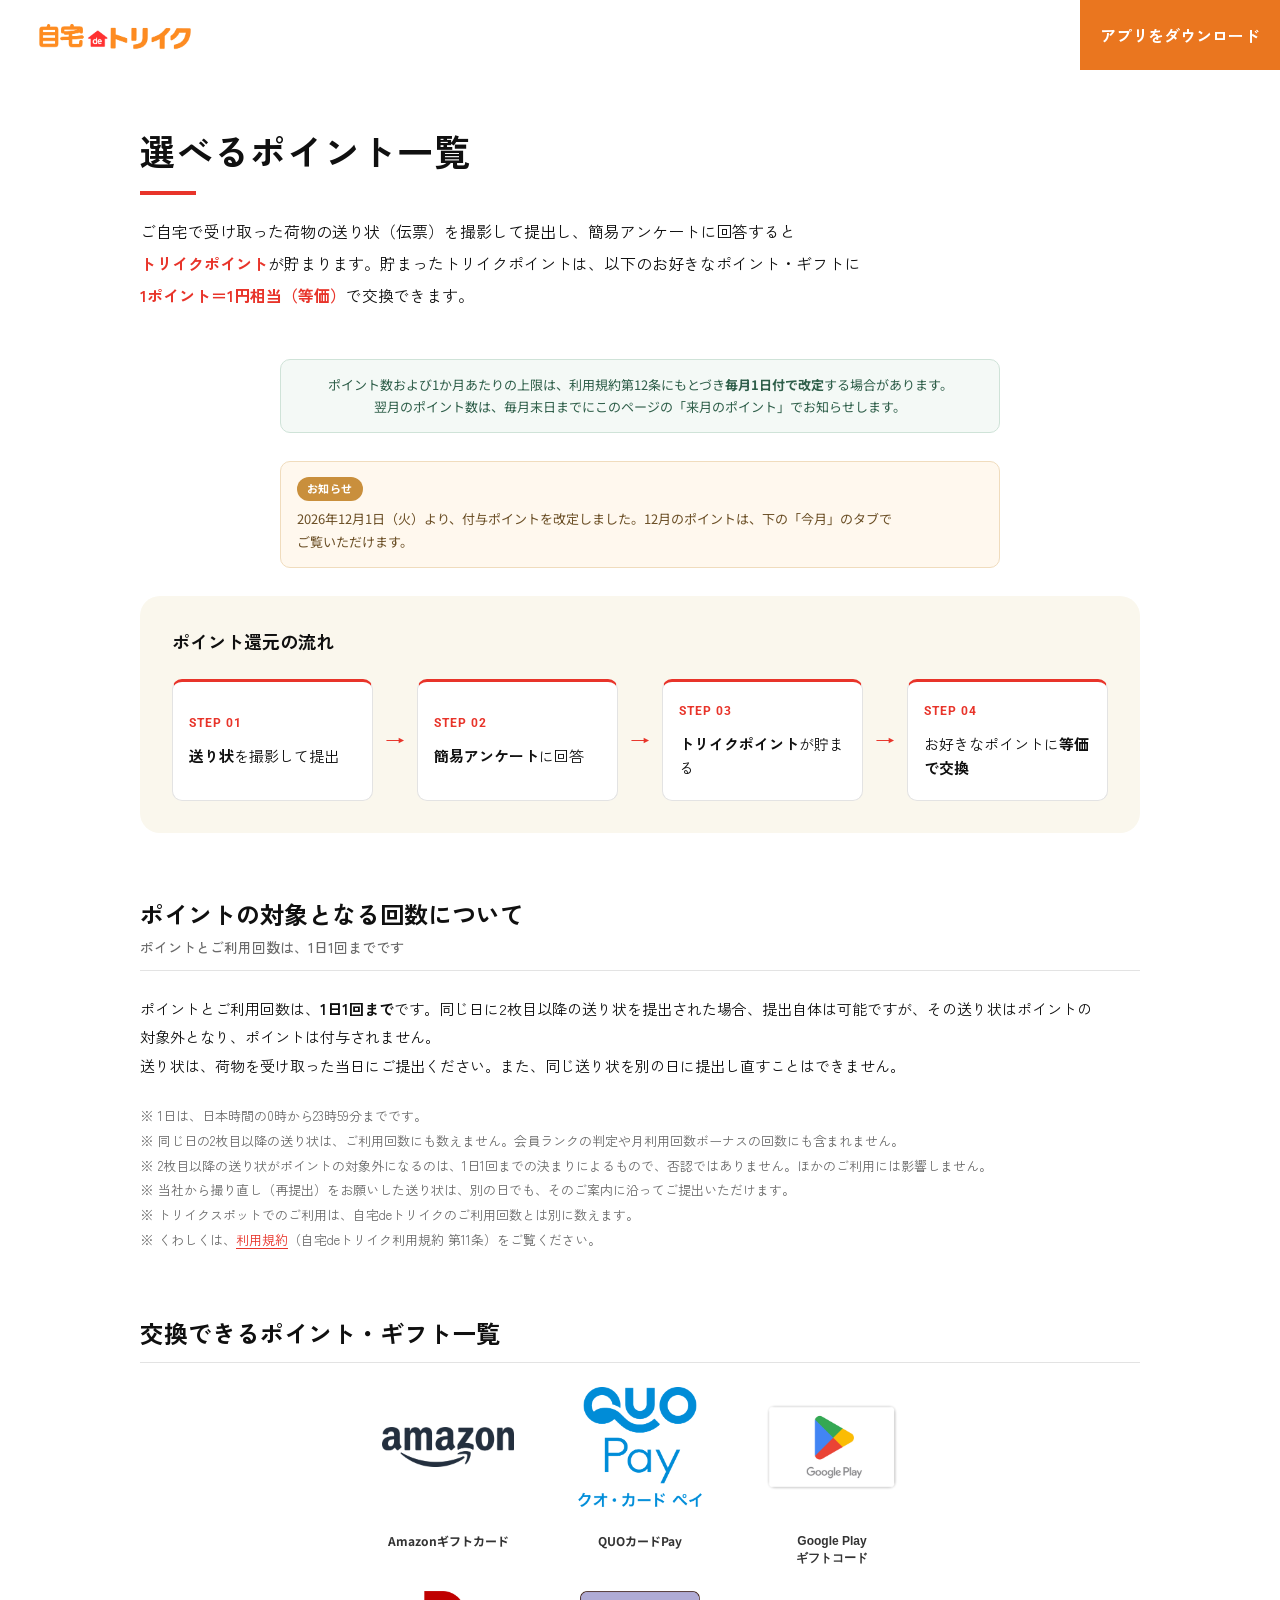
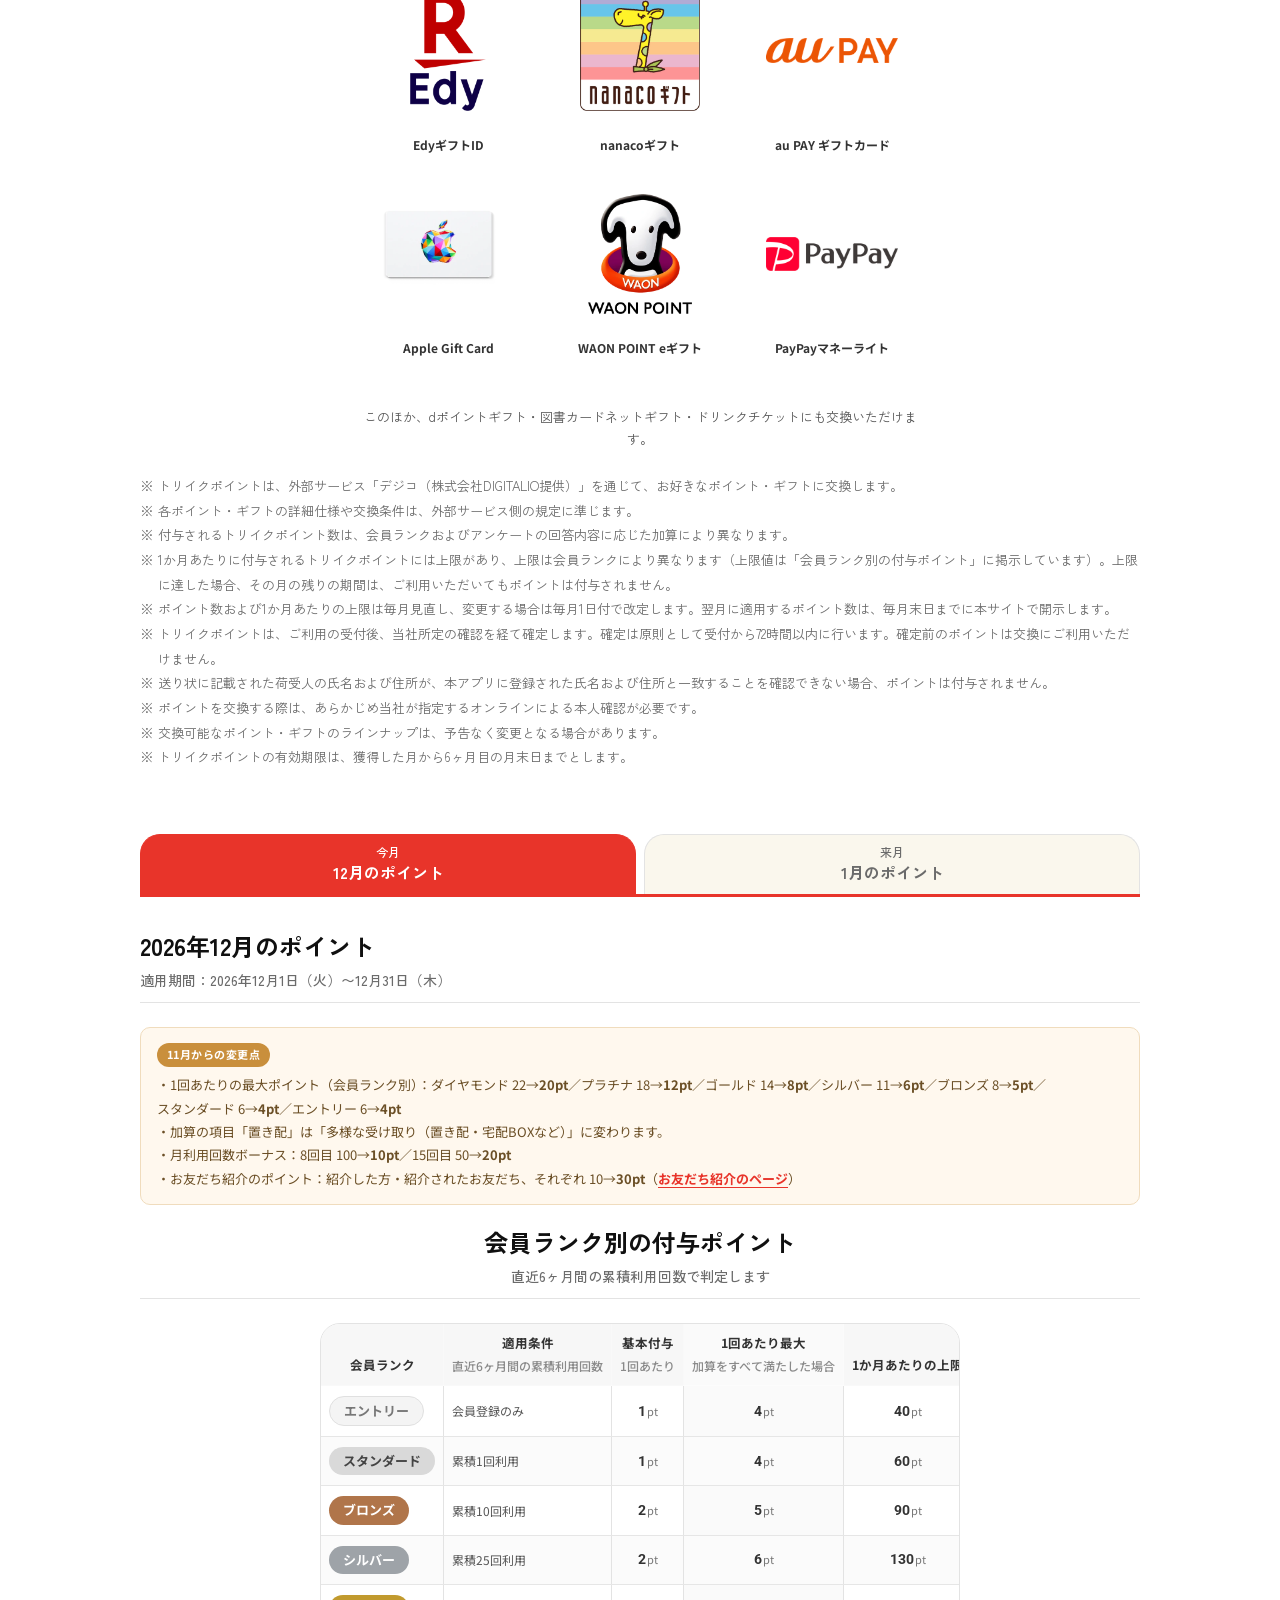
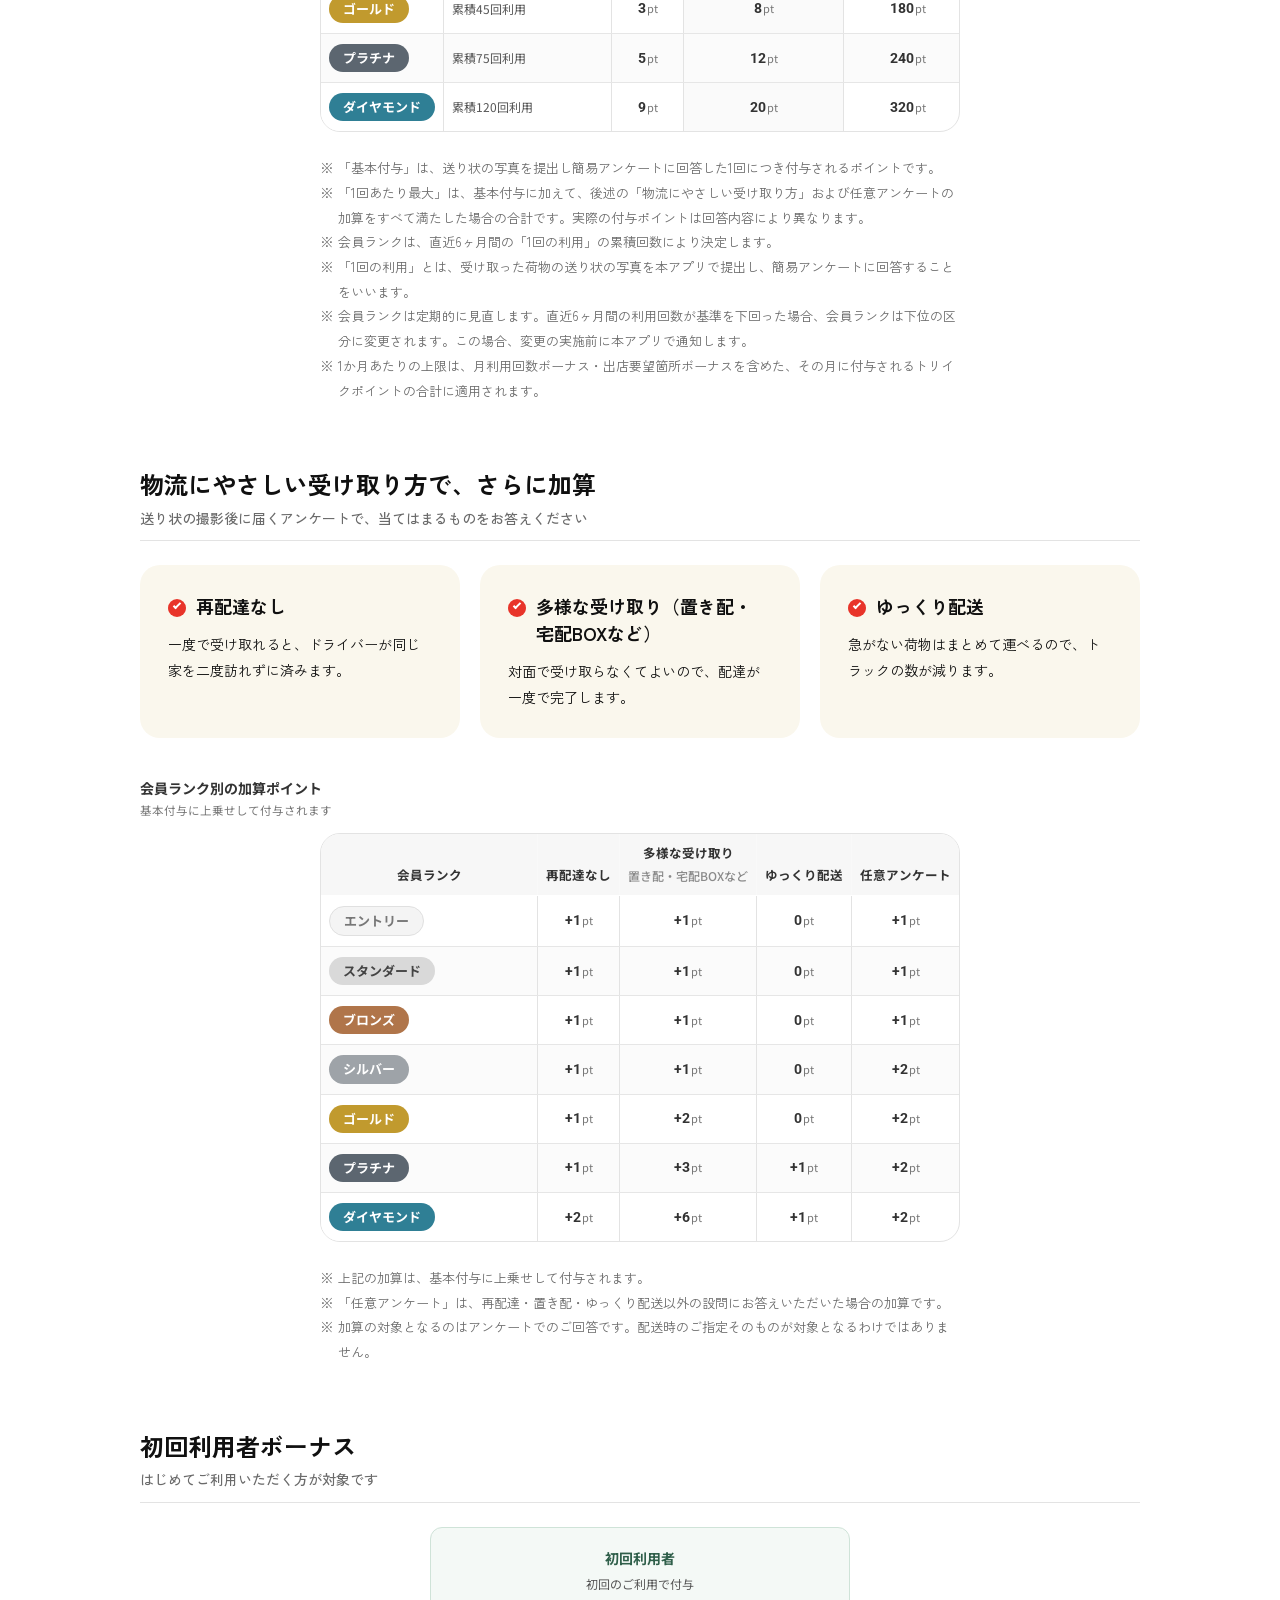
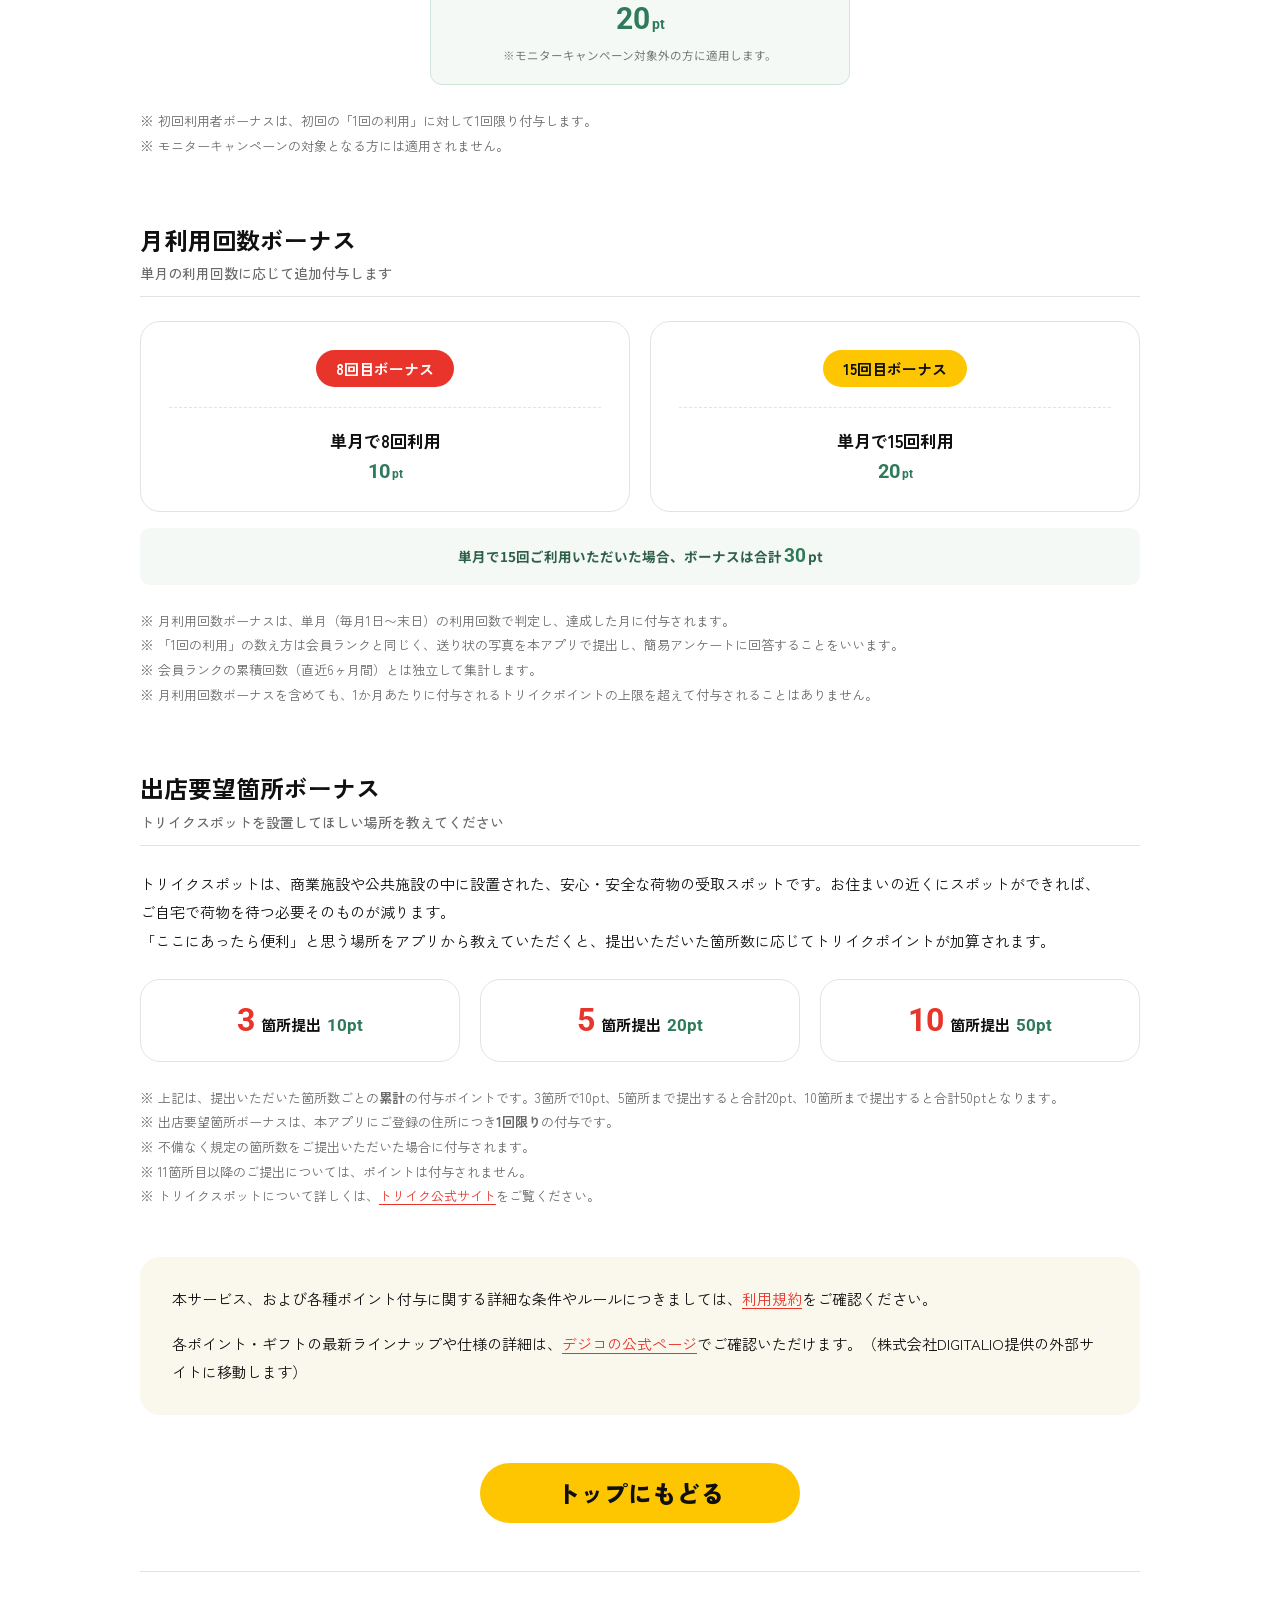
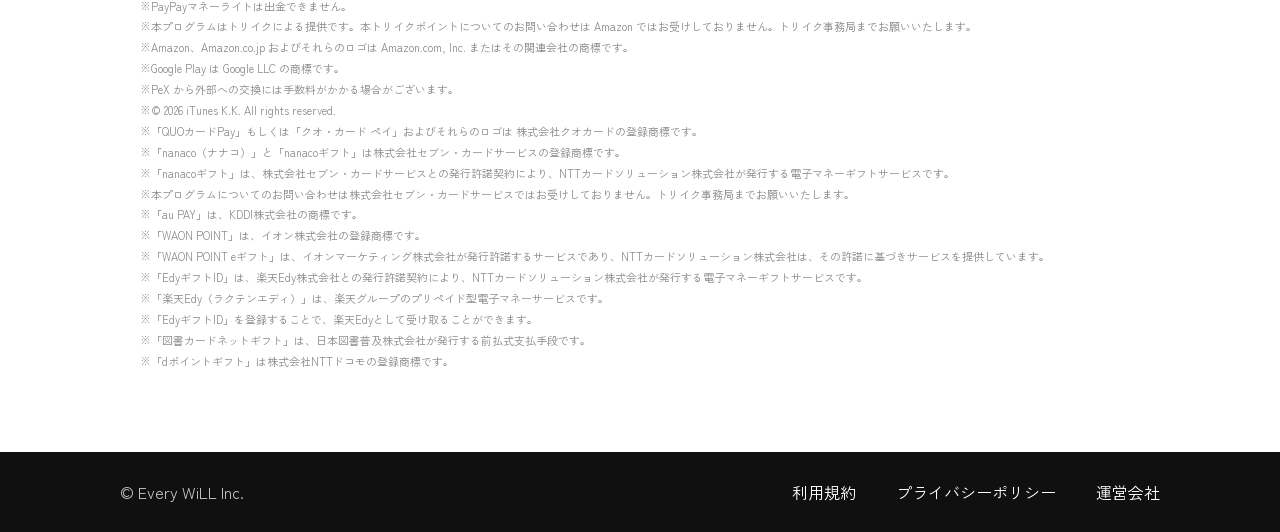
<file: home_point.html>
<!DOCTYPE html>
<html lang="ja">
<head>
<meta charset="UTF-8">
<meta name="viewport" content="width=device-width, initial-scale=1.0, viewport-fit=cover">
<meta name="format-detection" content="telephone=no">
<meta name="robots" content="index,follow">
<title>選べるポイント一覧｜自宅deトリイク</title>
<meta name="description" content="自宅deトリイクで貯めたトリイクポイントは、PayPay・Amazonギフトカード・dポイントなど14種類以上から自由に選んで交換いただけます。会員ランク別の付与ポイント・月間上限もご確認いただけます。">
<meta name="keywords" content="自宅deトリイク,トリイク,ポイント,PayPay,Amazonギフトカード,交換,会員ランク">
<meta name="author" content="株式会社Every WiLL">
<link rel="canonical" href="https://toriiku-jp.com/home/home_point.html">
<link rel="icon" type="image/webp" href="img/favicon.webp">
<link rel="apple-touch-icon" href="img/favicon.webp">

<meta property="og:type" content="article">
<meta property="og:site_name" content="自宅deトリイク">
<meta property="og:locale" content="ja_JP">
<meta property="og:url" content="https://toriiku-jp.com/home/home_point.html">
<meta property="og:title" content="選べるポイント一覧｜自宅deトリイク">
<meta property="og:description" content="自宅deトリイクで貯めたトリイクポイントは、PayPay・Amazonギフトカード・dポイントなど14種類以上から自由に選んで交換いただけます。">
<meta property="og:image" content="https://toriiku-jp.com/home/img/favicon.webp">
<meta property="og:image:alt" content="選べるポイント一覧｜自宅deトリイク">

<meta name="twitter:card" content="summary_large_image">
<meta name="twitter:title" content="選べるポイント一覧｜自宅deトリイク">
<meta name="twitter:description" content="自宅deトリイクで貯めたトリイクポイントは、PayPay・Amazonギフトカード・dポイントなど14種類以上から自由に選んで交換いただけます。">
<meta name="twitter:image" content="https://toriiku-jp.com/home/img/favicon.webp">

<link rel="preconnect" href="https://fonts.googleapis.com">
<link rel="preconnect" href="https://fonts.gstatic.com" crossorigin>
<link href="https://fonts.googleapis.com/css2?family=Zen+Kaku+Gothic+New:wght@400;500;700&family=Roboto:wght@400;500;700&family=Noto+Sans+JP:wght@400;500;700&display=swap" rel="stylesheet">
<link rel="stylesheet" href="css/style.css">
<link rel="stylesheet" href="css/home_point.css">

<style>
/* ============================================================
   交換先ロゴ一覧（デジコ ロゴ・商標クリエイティブガイドライン対応）
   ============================================================ */
.gift-grid{
  display:flex !important;
  flex-wrap:wrap !important;
  justify-content:center !important;
  align-items:flex-start !important;
  gap:24px !important;
  max-width:560px !important;
  margin:0 auto !important;
  padding:0 !important;
  list-style:none !important;
}
.gift-grid *{box-sizing:border-box;}
.gift-item{
  display:flex !important;
  flex:0 0 auto !important;
  flex-direction:column !important;
  align-items:center !important;
  justify-content:flex-start !important;
  width:168px !important;
  min-width:0 !important;
  max-width:none !important;
  height:auto !important;
  margin:0 !important;
  padding:0 8px !important;
  background:none !important;
  border:0 !important;
  border-radius:0 !important;
  box-shadow:none !important;
  transform:none !important;
}
.gift-logo{
  display:flex !important;
  flex:0 0 auto !important;
  align-items:center !important;
  justify-content:center !important;
  width:132px !important;
  height:120px !important;
  margin:0 !important;
  padding:0 !important;
  background:none !important;
  border:0 !important;
  border-radius:0 !important;
  font-size:0 !important;
}
.gift-logo img{
  display:block !important;
  width:auto !important;
  height:auto !important;
  max-width:132px !important;
  max-height:120px !important;
  min-width:0 !important;
  object-fit:contain !important;
  border:0 !important;
  border-radius:0 !important;
  box-shadow:none !important;
  vertical-align:middle !important;
}
.gift-label{
  display:block !important;
  width:132px !important;
  min-height:2.8em !important;
  margin:26px 0 0 !important;
  padding:0 !important;
  font-family:"Noto Sans JP",sans-serif;
  font-size:12px !important;
  font-weight:700 !important;
  line-height:1.4 !important;
  color:#333 !important;
  text-align:center !important;
  letter-spacing:0 !important;
  word-break:auto-phrase;
}
/* Google Play：「g」の下部が丸まらない書体を指定 */
.gift-label-latin{font-family:Arial,Helvetica,sans-serif !important;}
.gift-note{
  margin:32px auto 0 !important;
  max-width:560px !important;
  font-size:13px !important;
  line-height:1.7 !important;
  color:#555 !important;
  text-align:center !important;
}
@media (max-width:400px){
  .gift-grid{gap:16px !important;max-width:280px !important;}
  .gift-item{width:132px !important;padding:0 4px !important;}
  .gift-logo{width:124px !important;}
  .gift-logo img{max-width:124px !important;}
  .gift-label{width:124px !important;font-size:11.5px !important;}
}

/* ============================================================
   2026年11月1日改定分の掲示（ポイント数の明示）
   ============================================================ */
.pt-apply{
  max-width:720px;
  margin:0 auto 28px;
  padding:14px 16px;
  background:#f4f9f6;
  border:1px solid #cfe3d8;
  border-radius:10px;
  font-family:"Noto Sans JP",sans-serif;
  font-size:13px;
  line-height:1.7;
  color:#2f5f4a;
  text-align:center;
}
.pt-apply strong{font-weight:700;}

.pt-revise{
  margin:0 0 20px;
  padding:14px 16px;
  background:#fff8ee;
  border:1px solid #f0dcbd;
  border-radius:10px;
  font-family:"Noto Sans JP",sans-serif;
  font-size:13px;
  line-height:1.8;
  color:#6b4f26;
}
.pt-revise-head{
  display:inline-block;
  margin:0 0 6px;
  padding:2px 10px;
  background:#c98f3c;
  border-radius:999px;
  font-size:11px;
  font-weight:700;
  color:#fff;
  letter-spacing:.04em;
}
.pt-revise p{margin:0;}
.pt-revise .pt-revise-sum{margin-top:8px;font-weight:700;color:#5a3f1a;}

/* 表の前に置く小見出し */
.pt-subhead{
  margin:40px 0 14px;
  font-family:"Noto Sans JP",sans-serif;
  font-size:14px;
  font-weight:700;
  line-height:1.5;
  color:#333;
}
.pt-subhead .pt-subhead-note{
  display:block;
  margin-top:3px;
  font-size:11.5px;
  font-weight:400;
  color:#777;
}

/* 表の共通調整（ランク表・加算表） */
.pt-table--num{width:100%;border-collapse:collapse;}
.pt-table--num th,
.pt-table--num td{
  padding:10px 8px;
  font-family:"Noto Sans JP",sans-serif;
  font-size:12.5px;
  line-height:1.5;
  white-space:nowrap;
  border-bottom:1px solid #e6e6e6;
}
.pt-table--num thead th{
  background:#f7f7f7;
  font-weight:700;
  color:#333;
  text-align:center;
  vertical-align:bottom;
}
.pt-table--num tbody th{text-align:left;vertical-align:middle;}
.pt-table--num tbody td{text-align:center;color:#333;}
.pt-table--num .pt-num{font-family:Roboto,"Noto Sans JP",sans-serif;font-weight:700;font-size:14px;}
.pt-table--num .pt-unit{font-size:11px;font-weight:400;color:#777;margin-left:1px;}
.pt-table--num .pt-cond{text-align:left;font-size:12px;color:#555;}
.pt-table--num .pt-th-sub{display:block;font-size:10.5px;font-weight:400;color:#777;margin-top:2px;}
.pt-table--num .pt-col-max{background:#fafafa;}

/* ボーナスカードのポイント表示 */
.pt-bonus-pt{
  display:block;
  margin-top:6px;
  font-family:Roboto,"Noto Sans JP",sans-serif;
  font-size:20px;
  font-weight:700;
  color:#2f7a5b;
  line-height:1.2;
}
.pt-bonus-pt .pt-unit{font-size:12px;font-weight:700;margin-left:2px;}
.pt-total{
  margin:16px 0 0;
  padding:12px 14px;
  background:#f4f9f6;
  border-radius:10px;
  font-family:"Noto Sans JP",sans-serif;
  font-size:13.5px;
  font-weight:700;
  line-height:1.7;
  color:#2f5f4a;
  text-align:center;
}
.pt-total .pt-total-num{
  font-family:Roboto,"Noto Sans JP",sans-serif;
  font-size:19px;
  color:#2f7a5b;
  margin:0 2px;
}

/* 出店要望カードのポイント表示 */
.pt-spot-pt{
  display:block;
  margin-top:6px;
  font-family:Roboto,"Noto Sans JP",sans-serif;
  font-size:17px;
  font-weight:700;
  color:#2f7a5b;
  line-height:1.2;
}
.pt-spot-pt .pt-unit{font-size:12px;font-weight:700;margin-left:1px;}

/* ============================================================
   初回利用者ボーナス
   ============================================================ */
.pt-first{
  max-width:420px;
  margin:0 auto;
  padding:20px 16px;
  background:#f4f9f6;
  border:1px solid #cfe3d8;
  border-radius:12px;
  text-align:center;
  font-family:"Noto Sans JP",sans-serif;
}
.pt-first-label{margin:0;font-size:14px;font-weight:700;color:#2f5f4a;}
.pt-first-cond{margin:6px 0 0;font-size:12px;color:#555;}
.pt-first-pt{
  display:block;
  margin-top:8px;
  font-family:Roboto,"Noto Sans JP",sans-serif;
  font-size:30px;
  font-weight:700;
  color:#2f7a5b;
  line-height:1.2;
}
.pt-first-pt .pt-unit{font-size:14px;font-weight:700;margin-left:2px;}
.pt-first-note{margin:10px 0 0;font-size:11.5px;color:#777;}
.pt-first .pt-revise{
  margin:0 0 16px;
  text-align:left;
}

/* ============================================================
   今月・来月のポイント（いつも同じ住所のページ。毎月は月ごとの欄だけを直す）
   ============================================================ */
.pm-tabs{display:flex;gap:.5rem;margin:4rem 0 0;border-bottom:3px solid var(--pt-key);}
.pm-tabs button{flex:1 1 0;min-width:0;min-height:3.75rem;padding:.5rem .5rem .625rem;border:1px solid var(--pt-line);border-bottom:0;border-radius:var(--pt-radius) var(--pt-radius) 0 0;background:var(--pt-bg);color:var(--pt-muted);font-family:var(--font-base,"Zen Kaku Gothic New",sans-serif);font-size:1rem;font-weight:700;line-height:1.4;cursor:pointer;}
.pm-tabs button[aria-selected="true"]{background:var(--pt-key);border-color:var(--pt-key);color:#fff;}
.pm-tabs button:focus-visible{outline:2px solid var(--pt-key);outline-offset:3px;}
.pm-tab-sub{display:block;font-size:.75rem;font-weight:500;}
.pm-badge{display:inline-block;margin-left:.375rem;padding:0 .5rem;border-radius:999px;background:var(--pt-yellow);color:var(--pt-ink);font-size:.6875rem;font-weight:700;line-height:1.6;vertical-align:.0625rem;}
.pm-notice{max-width:720px;margin:0 auto 28px;}
.pt-revise a{color:var(--pt-key);font-weight:700;text-decoration:underline;text-underline-offset:.2em;cursor:pointer;}
.pt-revise a:hover{color:var(--pt-key-dark);}
.pm-empty{margin-top:1.5rem;}
.pm > .pt-head:first-child{margin-top:2rem;}
.pm[hidden],[data-pt-hide]{display:none !important;}
/* 日本語の折り返しを文節単位に（css/home_point.css の .pt-lead と同じ書き方。スマホで「ありま／す。」「ダイ／ヤモンド」のように切れないように） */
.pt-apply,.pt-revise,.pt-head h2,.pt-eco-title{word-break:auto-phrase;line-break:strict;}
</style>
</head>
<body>

<div class="device">

  <!-- ヘッダー：index.html と同じマークアップに差し替えてください -->
  <header class="header">
    <div class="header__inner">
      <a href="index.html" class="header__logo" aria-label="自宅deトリイク">
        <img src="img/logo.webp" alt="自宅deトリイク" width="1000" height="298" loading="eager" decoding="async">
      </a>
      <a href="index.html" class="header__dl">アプリをダウンロード</a>
    </div>
  </header>

  <main class="pt">
   <div class="pt-inner">

    <h1 class="pt-title">選べるポイント一覧</h1>

    <p class="pt-lead">
      ご自宅で受け取った荷物の送り状（伝票）を撮影して提出し、簡易アンケートに回答すると<strong>トリイクポイント</strong>が貯まります。貯まったトリイクポイントは、以下のお好きなポイント・ギフトに<strong>1ポイント＝1円相当（等価）</strong>で交換できます。
    </p>

    <p class="pt-apply">
      ポイント数および1か月あたりの上限は、利用規約第12条にもとづき<strong>毎月1日付で改定</strong>する場合があります。<br>
      翌月のポイント数は、毎月末日までにこのページの「来月のポイント」でお知らせします。
    </p>

    <div class="pt-revise pm-notice" id="pm-notice" hidden></div>


    <section class="pt-box">
     <div class="pt-flow" aria-label="ポイント還元の流れ">
      <p class="pt-flow-head">ポイント還元の流れ</p>
      <ul class="pt-flow-list">
        <li class="pt-flow-item"><span class="pt-step">STEP 01</span><span><strong>送り状</strong>を撮影して提出</span></li>
        <li class="pt-flow-arrow" aria-hidden="true"></li>
        <li class="pt-flow-item"><span class="pt-step">STEP 02</span><span><strong>簡易アンケート</strong>に回答</span></li>
        <li class="pt-flow-arrow" aria-hidden="true"></li>
        <li class="pt-flow-item"><span class="pt-step">STEP 03</span><span><strong>トリイクポイント</strong>が貯まる</span></li>
        <li class="pt-flow-arrow" aria-hidden="true"></li>
        <li class="pt-flow-item"><span class="pt-step">STEP 04</span><span>お好きなポイントに<strong>等価で交換</strong></span></li>
      </ul>
     </div>
    </section>

    <section class="pt-box">
    <div class="pt-head" id="once-a-day">
      <h2>ポイントの対象となる回数について<small>ポイントとご利用回数は、1日1回までです</small></h2>
    </div>

    <p class="pt-spot-lead">
      ポイントとご利用回数は、<strong>1日1回まで</strong>です。同じ日に2枚目以降の送り状を提出された場合、提出自体は可能ですが、その送り状はポイントの対象外となり、ポイントは付与されません。<br>
      送り状は、荷物を受け取った当日にご提出ください。また、同じ送り状を別の日に提出し直すことはできません。
    </p>

    <ul class="pt-notes">
      <li>1日は、日本時間の0時から23時59分までです。</li>
      <li>同じ日の2枚目以降の送り状は、ご利用回数にも数えません。会員ランクの判定や月利用回数ボーナスの回数にも含まれません。</li>
      <li>2枚目以降の送り状がポイントの対象外になるのは、1日1回までの決まりによるもので、否認ではありません。ほかのご利用には影響しません。</li>
      <li>当社から撮り直し（再提出）をお願いした送り状は、別の日でも、そのご案内に沿ってご提出いただけます。</li>
      <li>トリイクスポットでのご利用は、自宅deトリイクのご利用回数とは別に数えます。</li>
      <li>くわしくは、<a href="https://toriiku-jp.com/terms.html#ha11">利用規約</a>（自宅deトリイク利用規約 第11条）をご覧ください。</li>
    </ul>
    </section>

    <section class="pt-box">
    <div class="pt-head">
      <h2>交換できるポイント・ギフト一覧</h2>
    </div>

    <!-- 添付スクショ通りの並び順（9種類） -->
    <div class="gift-grid">

      <div class="gift-item">
        <span class="gift-logo"><img src="img/amazon_point.webp" alt="Amazonギフトカード" width="396" height="119" loading="lazy" decoding="async"></span>
        <span class="gift-label">Amazonギフトカード</span>
      </div>

      <div class="gift-item">
        <span class="gift-logo"><img src="img/quocardpay.webp" alt="QUOカードPay" width="396" height="383" loading="lazy" decoding="async"></span>
        <span class="gift-label">QUOカードPay</span>
      </div>

      <div class="gift-item">
        <span class="gift-logo"><img src="img/googleplay.webp" alt="Google Play ギフトコード" width="396" height="256" loading="lazy" decoding="async"></span>
        <span class="gift-label gift-label-latin">Google Play ギフトコード</span>
      </div>

      <div class="gift-item">
        <span class="gift-logo"><img src="img/edy.webp" alt="EdyギフトID" width="254" height="396" loading="lazy" decoding="async"></span>
        <span class="gift-label">EdyギフトID</span>
      </div>

      <div class="gift-item">
        <span class="gift-logo"><img src="img/nanaco.webp" alt="nanacoギフト" width="396" height="396" loading="lazy" decoding="async"></span>
        <span class="gift-label">nanacoギフト</span>
      </div>

      <div class="gift-item">
        <span class="gift-logo"><img src="img/aupay.webp" alt="au PAY ギフトカード" width="396" height="75" loading="lazy" decoding="async"></span>
        <span class="gift-label">au PAY ギフトカード</span>
      </div>

      <div class="gift-item">
        <span class="gift-logo"><img src="img/apple.webp" alt="Apple Gift Card" width="396" height="317" loading="lazy" decoding="async"></span>
        <span class="gift-label">Apple Gift Card</span>
      </div>

      <div class="gift-item">
        <span class="gift-logo"><img src="img/waon.webp" alt="WAON POINT eギフト" width="341" height="396" loading="lazy" decoding="async"></span>
        <span class="gift-label">WAON POINT eギフト</span>
      </div>

      <div class="gift-item">
        <span class="gift-logo"><img src="img/paypay.webp" alt="PayPayマネーライト" width="396" height="100" loading="lazy" decoding="async"></span>
        <span class="gift-label">PayPayマネーライト</span>
      </div>

    </div>

    <p class="gift-note">このほか、dポイントギフト・図書カードネットギフト・ドリンクチケットにも交換いただけます。</p>

    <ul class="pt-notes">
      <li>トリイクポイントは、外部サービス「デジコ（株式会社DIGITALIO提供）」を通じて、お好きなポイント・ギフトに交換します。</li>
      <li>各ポイント・ギフトの詳細仕様や交換条件は、外部サービス側の規定に準じます。</li>
      <li>付与されるトリイクポイント数は、会員ランクおよびアンケートの回答内容に応じた加算により異なります。</li>
      <li>1か月あたりに付与されるトリイクポイントには上限があり、上限は会員ランクにより異なります（上限値は「会員ランク別の付与ポイント」に掲示しています）。上限に達した場合、その月の残りの期間は、ご利用いただいてもポイントは付与されません。</li>
      <li>ポイント数および1か月あたりの上限は毎月見直し、変更する場合は毎月1日付で改定します。翌月に適用するポイント数は、毎月末日までに本サイトで開示します。</li>
      <li>トリイクポイントは、ご利用の受付後、当社所定の確認を経て確定します。確定は原則として受付から72時間以内に行います。確定前のポイントは交換にご利用いただけません。</li>
      <li>送り状に記載された荷受人の氏名および住所が、本アプリに登録された氏名および住所と一致することを確認できない場合、ポイントは付与されません。</li>
      <li>ポイントを交換する際は、あらかじめ当社が指定するオンラインによる本人確認が必要です。</li>
      <li>交換可能なポイント・ギフトのラインナップは、予告なく変更となる場合があります。</li>
      <li>トリイクポイントの有効期限は、獲得した月から6ヶ月目の月末日までとします。</li>
    </ul>
    </section>

    <div id="pm-area"></div>
    <div class="pm-tabs" id="pm-tabs" role="tablist" aria-label="今月と来月のポイント" hidden>
      <button type="button" role="tab" id="pm-tab-cur" aria-controls="pm-area" aria-selected="true">今月のポイント</button>
      <button type="button" role="tab" id="pm-tab-next" aria-controls="pm-area" aria-selected="false">来月のポイント</button>
    </div>
    <p class="pt-apply pm-empty" id="pm-empty" hidden></p>

    <!-- ===== 2026年11月のポイント（ここから） ===== -->
    <div class="pm" data-month="2026-11">
    <div class="pt-head"><h2>2026年11月のポイント<small>適用期間：2026年11月1日（日）〜11月30日（月）</small></h2></div>

    <section class="pt-box">
    <div class="pt-head" id="rank">
      <h2>会員ランク別の付与ポイント<small>直近6ヶ月間の累積利用回数で判定します</small></h2>
    </div>

    <div class="pt-table-wrap">
      <table class="pt-table pt-table--num">
        <thead>
          <tr>
            <th scope="col">会員ランク</th>
            <th scope="col">適用条件<span class="pt-th-sub">直近6ヶ月間の累積利用回数</span></th>
            <th scope="col">基本付与<span class="pt-th-sub">1回あたり</span></th>
            <th scope="col" class="pt-col-max">1回あたり最大<span class="pt-th-sub">加算をすべて満たした場合</span></th>
            <th scope="col">1か月あたりの上限</th>
          </tr>
        </thead>
        <tbody>
          <tr>
            <th scope="row"><span class="pt-badge pt-badge-entry">エントリー</span></th>
            <td class="pt-cond">会員登録のみ</td>
            <td><span class="pt-num">1</span><span class="pt-unit">pt</span></td>
            <td class="pt-col-max"><span class="pt-num">6</span><span class="pt-unit">pt</span></td>
            <td><span class="pt-num">40</span><span class="pt-unit">pt</span></td>
          </tr>
          <tr>
            <th scope="row"><span class="pt-badge pt-badge-standard">スタンダード</span></th>
            <td class="pt-cond">累積1回利用</td>
            <td><span class="pt-num">1</span><span class="pt-unit">pt</span></td>
            <td class="pt-col-max"><span class="pt-num">6</span><span class="pt-unit">pt</span></td>
            <td><span class="pt-num">60</span><span class="pt-unit">pt</span></td>
          </tr>
          <tr>
            <th scope="row"><span class="pt-badge pt-badge-bronze">ブロンズ</span></th>
            <td class="pt-cond">累積10回利用</td>
            <td><span class="pt-num">2</span><span class="pt-unit">pt</span></td>
            <td class="pt-col-max"><span class="pt-num">8</span><span class="pt-unit">pt</span></td>
            <td><span class="pt-num">90</span><span class="pt-unit">pt</span></td>
          </tr>
          <tr>
            <th scope="row"><span class="pt-badge pt-badge-silver">シルバー</span></th>
            <td class="pt-cond">累積25回利用</td>
            <td><span class="pt-num">2</span><span class="pt-unit">pt</span></td>
            <td class="pt-col-max"><span class="pt-num">11</span><span class="pt-unit">pt</span></td>
            <td><span class="pt-num">130</span><span class="pt-unit">pt</span></td>
          </tr>
          <tr>
            <th scope="row"><span class="pt-badge pt-badge-gold">ゴールド</span></th>
            <td class="pt-cond">累積45回利用</td>
            <td><span class="pt-num">3</span><span class="pt-unit">pt</span></td>
            <td class="pt-col-max"><span class="pt-num">14</span><span class="pt-unit">pt</span></td>
            <td><span class="pt-num">180</span><span class="pt-unit">pt</span></td>
          </tr>
          <tr>
            <th scope="row"><span class="pt-badge pt-badge-platinum">プラチナ</span></th>
            <td class="pt-cond">累積75回利用</td>
            <td><span class="pt-num">3</span><span class="pt-unit">pt</span></td>
            <td class="pt-col-max"><span class="pt-num">18</span><span class="pt-unit">pt</span></td>
            <td><span class="pt-num">240</span><span class="pt-unit">pt</span></td>
          </tr>
          <tr>
            <th scope="row"><span class="pt-badge pt-badge-diamond">ダイヤモンド</span></th>
            <td class="pt-cond">累積120回利用</td>
            <td><span class="pt-num">4</span><span class="pt-unit">pt</span></td>
            <td class="pt-col-max"><span class="pt-num">22</span><span class="pt-unit">pt</span></td>
            <td><span class="pt-num">320</span><span class="pt-unit">pt</span></td>
          </tr>
        </tbody>
      </table>
    </div>

    <ul class="pt-notes">
      <li>「基本付与」は、送り状の写真を提出し簡易アンケートに回答した1回につき付与されるポイントです。</li>
      <li>「1回あたり最大」は、基本付与に加えて、後述の「物流にやさしい受け取り方」および任意アンケートの加算をすべて満たした場合の合計です。実際の付与ポイントは回答内容により異なります。</li>
      <li>会員ランクは、直近6ヶ月間の「1回の利用」の累積回数により決定します。</li>
      <li>「1回の利用」とは、受け取った荷物の送り状の写真を本アプリで提出し、簡易アンケートに回答することをいいます。</li>
      <li>会員ランクは定期的に見直します。直近6ヶ月間の利用回数が基準を下回った場合、会員ランクは下位の区分に変更されます。この場合、変更の実施前に本アプリで通知します。</li>
      <li>1か月あたりの上限は、月利用回数ボーナス・出店要望箇所ボーナスを含めた、その月に付与されるトリイクポイントの合計に適用されます。</li>
    </ul>
    </section>

    <section class="pt-box">
    <div class="pt-head" id="eco">
      <h2>物流にやさしい受け取り方で、さらに加算<small>送り状の撮影後に届くアンケートで、当てはまるものをお答えください</small></h2>
    </div>

    <ul class="pt-eco">
      <li class="pt-eco-card">
        <p class="pt-eco-title">再配達なし</p>
        <p class="pt-eco-text">一度で受け取れると、ドライバーが同じ家を二度訪れずに済みます。</p>
      </li>
      <li class="pt-eco-card">
        <p class="pt-eco-title">置き配</p>
        <p class="pt-eco-text">対面で受け取らなくてよいので、配達が一度で完了します。</p>
      </li>
      <li class="pt-eco-card">
        <p class="pt-eco-title">ゆっくり配送</p>
        <p class="pt-eco-text">急がない荷物はまとめて運べるので、トラックの数が減ります。</p>
      </li>
    </ul>

    <p class="pt-subhead">会員ランク別の加算ポイント<span class="pt-subhead-note">基本付与に上乗せして付与されます</span></p>

    <div class="pt-table-wrap">
      <table class="pt-table pt-table--num">
        <thead>
          <tr>
            <th scope="col">会員ランク</th>
            <th scope="col">再配達なし</th>
            <th scope="col">置き配</th>
            <th scope="col">ゆっくり配送</th>
            <th scope="col">任意アンケート</th>
          </tr>
        </thead>
        <tbody>
          <tr>
            <th scope="row"><span class="pt-badge pt-badge-entry">エントリー</span></th>
            <td><span class="pt-num">+1</span><span class="pt-unit">pt</span></td>
            <td><span class="pt-num">+1</span><span class="pt-unit">pt</span></td>
            <td><span class="pt-num">+1</span><span class="pt-unit">pt</span></td>
            <td><span class="pt-num">+2</span><span class="pt-unit">pt</span></td>
          </tr>
          <tr>
            <th scope="row"><span class="pt-badge pt-badge-standard">スタンダード</span></th>
            <td><span class="pt-num">+1</span><span class="pt-unit">pt</span></td>
            <td><span class="pt-num">+1</span><span class="pt-unit">pt</span></td>
            <td><span class="pt-num">+1</span><span class="pt-unit">pt</span></td>
            <td><span class="pt-num">+2</span><span class="pt-unit">pt</span></td>
          </tr>
          <tr>
            <th scope="row"><span class="pt-badge pt-badge-bronze">ブロンズ</span></th>
            <td><span class="pt-num">+2</span><span class="pt-unit">pt</span></td>
            <td><span class="pt-num">+1</span><span class="pt-unit">pt</span></td>
            <td><span class="pt-num">+1</span><span class="pt-unit">pt</span></td>
            <td><span class="pt-num">+2</span><span class="pt-unit">pt</span></td>
          </tr>
          <tr>
            <th scope="row"><span class="pt-badge pt-badge-silver">シルバー</span></th>
            <td><span class="pt-num">+2</span><span class="pt-unit">pt</span></td>
            <td><span class="pt-num">+2</span><span class="pt-unit">pt</span></td>
            <td><span class="pt-num">+2</span><span class="pt-unit">pt</span></td>
            <td><span class="pt-num">+3</span><span class="pt-unit">pt</span></td>
          </tr>
          <tr>
            <th scope="row"><span class="pt-badge pt-badge-gold">ゴールド</span></th>
            <td><span class="pt-num">+3</span><span class="pt-unit">pt</span></td>
            <td><span class="pt-num">+2</span><span class="pt-unit">pt</span></td>
            <td><span class="pt-num">+2</span><span class="pt-unit">pt</span></td>
            <td><span class="pt-num">+4</span><span class="pt-unit">pt</span></td>
          </tr>
          <tr>
            <th scope="row"><span class="pt-badge pt-badge-platinum">プラチナ</span></th>
            <td><span class="pt-num">+4</span><span class="pt-unit">pt</span></td>
            <td><span class="pt-num">+3</span><span class="pt-unit">pt</span></td>
            <td><span class="pt-num">+3</span><span class="pt-unit">pt</span></td>
            <td><span class="pt-num">+5</span><span class="pt-unit">pt</span></td>
          </tr>
          <tr>
            <th scope="row"><span class="pt-badge pt-badge-diamond">ダイヤモンド</span></th>
            <td><span class="pt-num">+5</span><span class="pt-unit">pt</span></td>
            <td><span class="pt-num">+4</span><span class="pt-unit">pt</span></td>
            <td><span class="pt-num">+3</span><span class="pt-unit">pt</span></td>
            <td><span class="pt-num">+6</span><span class="pt-unit">pt</span></td>
          </tr>
        </tbody>
      </table>
    </div>

    <ul class="pt-notes">
      <li>上記の加算は、基本付与に上乗せして付与されます。</li>
      <li>「任意アンケート」は、再配達・置き配・ゆっくり配送以外の設問にお答えいただいた場合の加算です。</li>
      <li>加算の対象となるのはアンケートでのご回答です。配送時のご指定そのものが対象となるわけではありません。</li>
    </ul>
    </section>

    <!-- ===== 初回利用者ボーナス（新規追加） ===== -->
    <section class="pt-box">
    <div class="pt-head" id="first">
      <h2>初回利用者ボーナス<small>はじめてご利用いただく方が対象です</small></h2>
    </div>

    <div class="pt-first">
      <div class="pt-revise">
        <span class="pt-revise-head">2026年11月1日 改定</span>
        <p>初回利用者ボーナスを <strong>100pt → 20pt</strong> に変更しました。</p>
      </div>
      <p class="pt-first-label">初回利用者</p>
      <p class="pt-first-cond">初回のご利用で付与</p>
      <span class="pt-first-pt">20<span class="pt-unit">pt</span></span>
      <p class="pt-first-note">※モニターキャンペーン対象外の方に適用します。</p>
    </div>

    <ul class="pt-notes">
      <li>初回利用者ボーナスは、初回の「1回の利用」に対して1回限り付与します。</li>
      <li>モニターキャンペーンの対象となる方には適用されません。</li>
    </ul>
    </section>

    <section class="pt-box">
    <div class="pt-head" id="bonus">
      <h2>月利用回数ボーナス<small>単月の利用回数に応じて追加付与します</small></h2>
    </div>

    <ul class="pt-bonus">
      <li class="pt-bonus-card">
        <span class="pt-bonus-badge pt-bonus-badge-1">8回目ボーナス</span>
        <p class="pt-bonus-cond">単月で8回利用</p>
        <span class="pt-bonus-pt">100<span class="pt-unit">pt</span></span>
      </li>
      <li class="pt-bonus-card">
        <span class="pt-bonus-badge pt-bonus-badge-2">15回目ボーナス</span>
        <p class="pt-bonus-cond">単月で15回利用</p>
        <span class="pt-bonus-pt">50<span class="pt-unit">pt</span></span>
      </li>
    </ul>

    <p class="pt-total">
      単月で15回ご利用いただいた場合、ボーナスは合計<span class="pt-total-num">150</span>pt
    </p>

    <ul class="pt-notes">
      <li>月利用回数ボーナスは、単月（毎月1日〜末日）の利用回数で判定し、達成した月に付与されます。</li>
      <li>「1回の利用」の数え方は会員ランクと同じく、送り状の写真を本アプリで提出し、簡易アンケートに回答することをいいます。</li>
      <li>会員ランクの累積回数（直近6ヶ月間）とは独立して集計します。</li>
      <li>月利用回数ボーナスを含めても、1か月あたりに付与されるトリイクポイントの上限を超えて付与されることはありません。</li>
    </ul>
    </section>

    <section class="pt-box">
    <div class="pt-head" id="spot">
      <h2>出店要望箇所ボーナス<small>トリイクスポットを設置してほしい場所を教えてください</small></h2>
    </div>

    <p class="pt-spot-lead">
      トリイクスポットは、商業施設や公共施設の中に設置された、安心・安全な荷物の受取スポットです。お住まいの近くにスポットができれば、ご自宅で荷物を待つ必要そのものが減ります。<br>
      「ここにあったら便利」と思う場所をアプリから教えていただくと、提出いただいた箇所数に応じてトリイクポイントが加算されます。
    </p>

    <div class="pt-revise">
      <span class="pt-revise-head">2026年11月1日 改定</span>
      <p>提出箇所数ごとの付与ポイントを変更しました。3箇所：<strong>100pt → 10pt</strong>、5箇所：<strong>130pt → 20pt</strong>、7箇所（10箇所に変更）：<strong>180pt → 50pt</strong>。</p>
    </div>

    <ul class="pt-spot">
      <li class="pt-spot-card">
        <span class="pt-spot-num">3</span><span class="pt-spot-unit">箇所提出</span>
        <span class="pt-spot-pt">10pt</span>
      </li>
      <li class="pt-spot-card">
        <span class="pt-spot-num">5</span><span class="pt-spot-unit">箇所提出</span>
        <span class="pt-spot-pt">20pt</span>
      </li>
      <li class="pt-spot-card">
        <span class="pt-spot-num">10</span><span class="pt-spot-unit">箇所提出</span>
        <span class="pt-spot-pt">50pt</span>
      </li>
    </ul>

    <ul class="pt-notes">
      <li>上記は、提出いただいた箇所数ごとの<strong>累計</strong>の付与ポイントです。3箇所で10pt、5箇所まで提出すると合計20pt、10箇所まで提出すると合計50ptとなります。</li>
      <li>出店要望箇所ボーナスは、本アプリにご登録の住所につき<strong>1回限り</strong>の付与です。</li>
      <li>不備なく規定の箇所数をご提出いただいた場合に付与されます。</li>
      <li>11箇所目以降のご提出については、ポイントは付与されません。</li>
      <li>トリイクスポットについて詳しくは、<a href="https://toriiku-jp.com/" target="_blank" rel="noopener">トリイク公式サイト</a>をご覧ください。</li>
    </ul>
    </section>
    </div>
    <!-- ===== 2026年11月のポイント（ここまで） ===== -->

    <!-- ===== 2026年12月のポイント（ここから） ===== -->
    <div class="pm" data-month="2026-12" data-change="yes">
    <div class="pt-head"><h2>2026年12月のポイント<small>適用期間：2026年12月1日（火）〜12月31日（木）</small></h2></div>
    <div class="pt-revise">
      <span class="pt-revise-head">11月からの変更点</span>
      <p>・1回あたりの最大ポイント（会員ランク別）：ダイヤモンド 22→<strong>20pt</strong>／プラチナ 18→<strong>12pt</strong>／ゴールド 14→<strong>8pt</strong>／シルバー 11→<strong>6pt</strong>／ブロンズ 8→<strong>5pt</strong>／スタンダード 6→<strong>4pt</strong>／エントリー 6→<strong>4pt</strong></p>
      <p>・加算の項目「置き配」は「多様な受け取り（置き配・宅配BOXなど）」に変わります。</p>
      <p>・月利用回数ボーナス：8回目 100→<strong>10pt</strong>／15回目 50→<strong>20pt</strong></p>
      <p>・お友だち紹介のポイント：紹介した方・紹介されたお友だち、それぞれ 10→<strong>30pt</strong>（<a href="friend.html">お友だち紹介のページ</a>）</p>
    </div>
    <section class="pt-box">
    <div class="pt-head">
      <h2>会員ランク別の付与ポイント<small>直近6ヶ月間の累積利用回数で判定します</small></h2>
    </div>

    <div class="pt-table-wrap">
      <table class="pt-table pt-table--num">
        <thead>
          <tr>
            <th scope="col">会員ランク</th>
            <th scope="col">適用条件<span class="pt-th-sub">直近6ヶ月間の累積利用回数</span></th>
            <th scope="col">基本付与<span class="pt-th-sub">1回あたり</span></th>
            <th scope="col" class="pt-col-max">1回あたり最大<span class="pt-th-sub">加算をすべて満たした場合</span></th>
            <th scope="col">1か月あたりの上限</th>
          </tr>
        </thead>
        <tbody>
          <tr>
            <th scope="row"><span class="pt-badge pt-badge-entry">エントリー</span></th>
            <td class="pt-cond">会員登録のみ</td>
            <td><span class="pt-num">1</span><span class="pt-unit">pt</span></td>
            <td class="pt-col-max"><span class="pt-num">4</span><span class="pt-unit">pt</span></td>
            <td><span class="pt-num">40</span><span class="pt-unit">pt</span></td>
          </tr>
          <tr>
            <th scope="row"><span class="pt-badge pt-badge-standard">スタンダード</span></th>
            <td class="pt-cond">累積1回利用</td>
            <td><span class="pt-num">1</span><span class="pt-unit">pt</span></td>
            <td class="pt-col-max"><span class="pt-num">4</span><span class="pt-unit">pt</span></td>
            <td><span class="pt-num">60</span><span class="pt-unit">pt</span></td>
          </tr>
          <tr>
            <th scope="row"><span class="pt-badge pt-badge-bronze">ブロンズ</span></th>
            <td class="pt-cond">累積10回利用</td>
            <td><span class="pt-num">2</span><span class="pt-unit">pt</span></td>
            <td class="pt-col-max"><span class="pt-num">5</span><span class="pt-unit">pt</span></td>
            <td><span class="pt-num">90</span><span class="pt-unit">pt</span></td>
          </tr>
          <tr>
            <th scope="row"><span class="pt-badge pt-badge-silver">シルバー</span></th>
            <td class="pt-cond">累積25回利用</td>
            <td><span class="pt-num">2</span><span class="pt-unit">pt</span></td>
            <td class="pt-col-max"><span class="pt-num">6</span><span class="pt-unit">pt</span></td>
            <td><span class="pt-num">130</span><span class="pt-unit">pt</span></td>
          </tr>
          <tr>
            <th scope="row"><span class="pt-badge pt-badge-gold">ゴールド</span></th>
            <td class="pt-cond">累積45回利用</td>
            <td><span class="pt-num">3</span><span class="pt-unit">pt</span></td>
            <td class="pt-col-max"><span class="pt-num">8</span><span class="pt-unit">pt</span></td>
            <td><span class="pt-num">180</span><span class="pt-unit">pt</span></td>
          </tr>
          <tr>
            <th scope="row"><span class="pt-badge pt-badge-platinum">プラチナ</span></th>
            <td class="pt-cond">累積75回利用</td>
            <td><span class="pt-num">5</span><span class="pt-unit">pt</span></td>
            <td class="pt-col-max"><span class="pt-num">12</span><span class="pt-unit">pt</span></td>
            <td><span class="pt-num">240</span><span class="pt-unit">pt</span></td>
          </tr>
          <tr>
            <th scope="row"><span class="pt-badge pt-badge-diamond">ダイヤモンド</span></th>
            <td class="pt-cond">累積120回利用</td>
            <td><span class="pt-num">9</span><span class="pt-unit">pt</span></td>
            <td class="pt-col-max"><span class="pt-num">20</span><span class="pt-unit">pt</span></td>
            <td><span class="pt-num">320</span><span class="pt-unit">pt</span></td>
          </tr>
        </tbody>
      </table>
    </div>

    <ul class="pt-notes">
      <li>「基本付与」は、送り状の写真を提出し簡易アンケートに回答した1回につき付与されるポイントです。</li>
      <li>「1回あたり最大」は、基本付与に加えて、後述の「物流にやさしい受け取り方」および任意アンケートの加算をすべて満たした場合の合計です。実際の付与ポイントは回答内容により異なります。</li>
      <li>会員ランクは、直近6ヶ月間の「1回の利用」の累積回数により決定します。</li>
      <li>「1回の利用」とは、受け取った荷物の送り状の写真を本アプリで提出し、簡易アンケートに回答することをいいます。</li>
      <li>会員ランクは定期的に見直します。直近6ヶ月間の利用回数が基準を下回った場合、会員ランクは下位の区分に変更されます。この場合、変更の実施前に本アプリで通知します。</li>
      <li>1か月あたりの上限は、月利用回数ボーナス・出店要望箇所ボーナスを含めた、その月に付与されるトリイクポイントの合計に適用されます。</li>
    </ul>
    </section>

    <section class="pt-box">
    <div class="pt-head">
      <h2>物流にやさしい受け取り方で、さらに加算<small>送り状の撮影後に届くアンケートで、当てはまるものをお答えください</small></h2>
    </div>

    <ul class="pt-eco">
      <li class="pt-eco-card">
        <p class="pt-eco-title">再配達なし</p>
        <p class="pt-eco-text">一度で受け取れると、ドライバーが同じ家を二度訪れずに済みます。</p>
      </li>
      <li class="pt-eco-card">
        <p class="pt-eco-title">多様な受け取り（置き配・宅配BOXなど）</p>
        <p class="pt-eco-text">対面で受け取らなくてよいので、配達が一度で完了します。</p>
      </li>
      <li class="pt-eco-card">
        <p class="pt-eco-title">ゆっくり配送</p>
        <p class="pt-eco-text">急がない荷物はまとめて運べるので、トラックの数が減ります。</p>
      </li>
    </ul>

    <p class="pt-subhead">会員ランク別の加算ポイント<span class="pt-subhead-note">基本付与に上乗せして付与されます</span></p>

    <div class="pt-table-wrap">
      <table class="pt-table pt-table--num">
        <thead>
          <tr>
            <th scope="col">会員ランク</th>
            <th scope="col">再配達なし</th>
            <th scope="col">多様な受け取り<span class="pt-th-sub">置き配・宅配BOXなど</span></th>
            <th scope="col">ゆっくり配送</th>
            <th scope="col">任意アンケート</th>
          </tr>
        </thead>
        <tbody>
          <tr>
            <th scope="row"><span class="pt-badge pt-badge-entry">エントリー</span></th>
            <td><span class="pt-num">+1</span><span class="pt-unit">pt</span></td>
            <td><span class="pt-num">+1</span><span class="pt-unit">pt</span></td>
            <td><span class="pt-num">0</span><span class="pt-unit">pt</span></td>
            <td><span class="pt-num">+1</span><span class="pt-unit">pt</span></td>
          </tr>
          <tr>
            <th scope="row"><span class="pt-badge pt-badge-standard">スタンダード</span></th>
            <td><span class="pt-num">+1</span><span class="pt-unit">pt</span></td>
            <td><span class="pt-num">+1</span><span class="pt-unit">pt</span></td>
            <td><span class="pt-num">0</span><span class="pt-unit">pt</span></td>
            <td><span class="pt-num">+1</span><span class="pt-unit">pt</span></td>
          </tr>
          <tr>
            <th scope="row"><span class="pt-badge pt-badge-bronze">ブロンズ</span></th>
            <td><span class="pt-num">+1</span><span class="pt-unit">pt</span></td>
            <td><span class="pt-num">+1</span><span class="pt-unit">pt</span></td>
            <td><span class="pt-num">0</span><span class="pt-unit">pt</span></td>
            <td><span class="pt-num">+1</span><span class="pt-unit">pt</span></td>
          </tr>
          <tr>
            <th scope="row"><span class="pt-badge pt-badge-silver">シルバー</span></th>
            <td><span class="pt-num">+1</span><span class="pt-unit">pt</span></td>
            <td><span class="pt-num">+1</span><span class="pt-unit">pt</span></td>
            <td><span class="pt-num">0</span><span class="pt-unit">pt</span></td>
            <td><span class="pt-num">+2</span><span class="pt-unit">pt</span></td>
          </tr>
          <tr>
            <th scope="row"><span class="pt-badge pt-badge-gold">ゴールド</span></th>
            <td><span class="pt-num">+1</span><span class="pt-unit">pt</span></td>
            <td><span class="pt-num">+2</span><span class="pt-unit">pt</span></td>
            <td><span class="pt-num">0</span><span class="pt-unit">pt</span></td>
            <td><span class="pt-num">+2</span><span class="pt-unit">pt</span></td>
          </tr>
          <tr>
            <th scope="row"><span class="pt-badge pt-badge-platinum">プラチナ</span></th>
            <td><span class="pt-num">+1</span><span class="pt-unit">pt</span></td>
            <td><span class="pt-num">+3</span><span class="pt-unit">pt</span></td>
            <td><span class="pt-num">+1</span><span class="pt-unit">pt</span></td>
            <td><span class="pt-num">+2</span><span class="pt-unit">pt</span></td>
          </tr>
          <tr>
            <th scope="row"><span class="pt-badge pt-badge-diamond">ダイヤモンド</span></th>
            <td><span class="pt-num">+2</span><span class="pt-unit">pt</span></td>
            <td><span class="pt-num">+6</span><span class="pt-unit">pt</span></td>
            <td><span class="pt-num">+1</span><span class="pt-unit">pt</span></td>
            <td><span class="pt-num">+2</span><span class="pt-unit">pt</span></td>
          </tr>
        </tbody>
      </table>
    </div>

    <ul class="pt-notes">
      <li>上記の加算は、基本付与に上乗せして付与されます。</li>
      <li>「任意アンケート」は、再配達・置き配・ゆっくり配送以外の設問にお答えいただいた場合の加算です。</li>
      <li>加算の対象となるのはアンケートでのご回答です。配送時のご指定そのものが対象となるわけではありません。</li>
    </ul>
    </section>

    <!-- ===== 初回利用者ボーナス（新規追加） ===== -->
    <section class="pt-box">
    <div class="pt-head">
      <h2>初回利用者ボーナス<small>はじめてご利用いただく方が対象です</small></h2>
    </div>

    <div class="pt-first">
      <p class="pt-first-label">初回利用者</p>
      <p class="pt-first-cond">初回のご利用で付与</p>
      <span class="pt-first-pt">20<span class="pt-unit">pt</span></span>
      <p class="pt-first-note">※モニターキャンペーン対象外の方に適用します。</p>
    </div>

    <ul class="pt-notes">
      <li>初回利用者ボーナスは、初回の「1回の利用」に対して1回限り付与します。</li>
      <li>モニターキャンペーンの対象となる方には適用されません。</li>
    </ul>
    </section>

    <section class="pt-box">
    <div class="pt-head">
      <h2>月利用回数ボーナス<small>単月の利用回数に応じて追加付与します</small></h2>
    </div>

    <ul class="pt-bonus">
      <li class="pt-bonus-card">
        <span class="pt-bonus-badge pt-bonus-badge-1">8回目ボーナス</span>
        <p class="pt-bonus-cond">単月で8回利用</p>
        <span class="pt-bonus-pt">10<span class="pt-unit">pt</span></span>
      </li>
      <li class="pt-bonus-card">
        <span class="pt-bonus-badge pt-bonus-badge-2">15回目ボーナス</span>
        <p class="pt-bonus-cond">単月で15回利用</p>
        <span class="pt-bonus-pt">20<span class="pt-unit">pt</span></span>
      </li>
    </ul>

    <p class="pt-total">
      単月で15回ご利用いただいた場合、ボーナスは合計<span class="pt-total-num">30</span>pt
    </p>

    <ul class="pt-notes">
      <li>月利用回数ボーナスは、単月（毎月1日〜末日）の利用回数で判定し、達成した月に付与されます。</li>
      <li>「1回の利用」の数え方は会員ランクと同じく、送り状の写真を本アプリで提出し、簡易アンケートに回答することをいいます。</li>
      <li>会員ランクの累積回数（直近6ヶ月間）とは独立して集計します。</li>
      <li>月利用回数ボーナスを含めても、1か月あたりに付与されるトリイクポイントの上限を超えて付与されることはありません。</li>
    </ul>
    </section>

    <section class="pt-box">
    <div class="pt-head">
      <h2>出店要望箇所ボーナス<small>トリイクスポットを設置してほしい場所を教えてください</small></h2>
    </div>

    <p class="pt-spot-lead">
      トリイクスポットは、商業施設や公共施設の中に設置された、安心・安全な荷物の受取スポットです。お住まいの近くにスポットができれば、ご自宅で荷物を待つ必要そのものが減ります。<br>
      「ここにあったら便利」と思う場所をアプリから教えていただくと、提出いただいた箇所数に応じてトリイクポイントが加算されます。
    </p>

    <ul class="pt-spot">
      <li class="pt-spot-card">
        <span class="pt-spot-num">3</span><span class="pt-spot-unit">箇所提出</span>
        <span class="pt-spot-pt">10pt</span>
      </li>
      <li class="pt-spot-card">
        <span class="pt-spot-num">5</span><span class="pt-spot-unit">箇所提出</span>
        <span class="pt-spot-pt">20pt</span>
      </li>
      <li class="pt-spot-card">
        <span class="pt-spot-num">10</span><span class="pt-spot-unit">箇所提出</span>
        <span class="pt-spot-pt">50pt</span>
      </li>
    </ul>

    <ul class="pt-notes">
      <li>上記は、提出いただいた箇所数ごとの<strong>累計</strong>の付与ポイントです。3箇所で10pt、5箇所まで提出すると合計20pt、10箇所まで提出すると合計50ptとなります。</li>
      <li>出店要望箇所ボーナスは、本アプリにご登録の住所につき<strong>1回限り</strong>の付与です。</li>
      <li>不備なく規定の箇所数をご提出いただいた場合に付与されます。</li>
      <li>11箇所目以降のご提出については、ポイントは付与されません。</li>
      <li>トリイクスポットについて詳しくは、<a href="https://toriiku-jp.com/" target="_blank" rel="noopener">トリイク公式サイト</a>をご覧ください。</li>
    </ul>
    </section>
    </div>
    <!-- ===== 2026年12月のポイント（ここまで） ===== -->

    <div class="pt-detail">
      <p>本サービス、および各種ポイント付与に関する詳細な条件やルールにつきましては、<a href="https://toriiku-jp.com/terms.html#home">利用規約</a>をご確認ください。</p>
      <p>各ポイント・ギフトの最新ラインナップや仕様の詳細は、<a href="https://user.digi-co.net/use" target="_blank" rel="noopener">デジコの公式ページ</a>でご確認いただけます。（株式会社DIGITALIO提供の外部サイトに移動します）</p>
    </div>

    <p class="pt-back"><a href="index.html">トップにもどる</a></p>

    <div class="pt-legal">
      <span>※PayPayマネーライトは出金できません。</span>
      <span>※本プログラムはトリイクによる提供です。本トリイクポイントについてのお問い合わせは Amazon ではお受けしておりません。トリイク事務局までお願いいたします。</span>
      <span>※Amazon、Amazon.co.jp およびそれらのロゴは Amazon.com, Inc. またはその関連会社の商標です。</span>
      <span>※Google Play は Google LLC の商標です。</span>
      <span>※PeX から外部への交換には手数料がかかる場合がございます。</span>
      <span>※© 2026 iTunes K.K. All rights reserved.</span>
      <span>※「QUOカードPay」もしくは「クオ・カード ペイ」およびそれらのロゴは 株式会社クオカードの登録商標です。</span>
      <span>※「nanaco（ナナコ）」と「nanacoギフト」は株式会社セブン・カードサービスの登録商標です。</span>
      <span>※「nanacoギフト」は、株式会社セブン・カードサービスとの発行許諾契約により、NTTカードソリューション株式会社が発行する電子マネーギフトサービスです。</span>
      <span>※本プログラムについてのお問い合わせは株式会社セブン・カードサービスではお受けしておりません。トリイク事務局までお願いいたします。</span>
      <span>※「au PAY」は、KDDI株式会社の商標です。</span>
      <span>※「WAON POINT」は、イオン株式会社の登録商標です。</span>
      <span>※「WAON POINT eギフト」は、イオンマーケティング株式会社が発行許諾するサービスであり、NTTカードソリューション株式会社は、その許諾に基づきサービスを提供しています。</span>
      <span>※「EdyギフトID」は、楽天Edy株式会社との発行許諾契約により、NTTカードソリューション株式会社が発行する電子マネーギフトサービスです。</span>
      <span>※「楽天Edy（ラクテンエディ）」は、楽天グループのプリペイド型電子マネーサービスです。</span>
      <span>※「EdyギフトID」を登録することで、楽天Edyとして受け取ることができます。</span>
      <span>※「図書カードネットギフト」は、日本図書普及株式会社が発行する前払式支払手段です。</span>
      <span>※「dポイントギフト」は株式会社NTTドコモの登録商標です。</span>
    </div>

   </div>
  </main>

  <!-- フッター：index.html と同じマークアップに差し替えてください -->
  <footer class="footer">
    <div class="footer__inner">
      <p class="footer__copy">© Every WiLL Inc.</p>
      <nav class="footer__links" aria-label="フッターナビゲーション">
        <a href="https://toriiku-jp.com/terms.html#home">利用規約</a>
        <a href="https://everywill-jp.com/privacy/" target="_blank" rel="noopener">プライバシーポリシー</a>
        <a href="https://everywill-jp.com/" target="_blank" rel="noopener">運営会社</a>
      </nav>
    </div>
  </footer>

</div>

<script src="js/points-month.js"></script>
<script src="js/month-switch.js"></script>
</body>
</html>
</file>
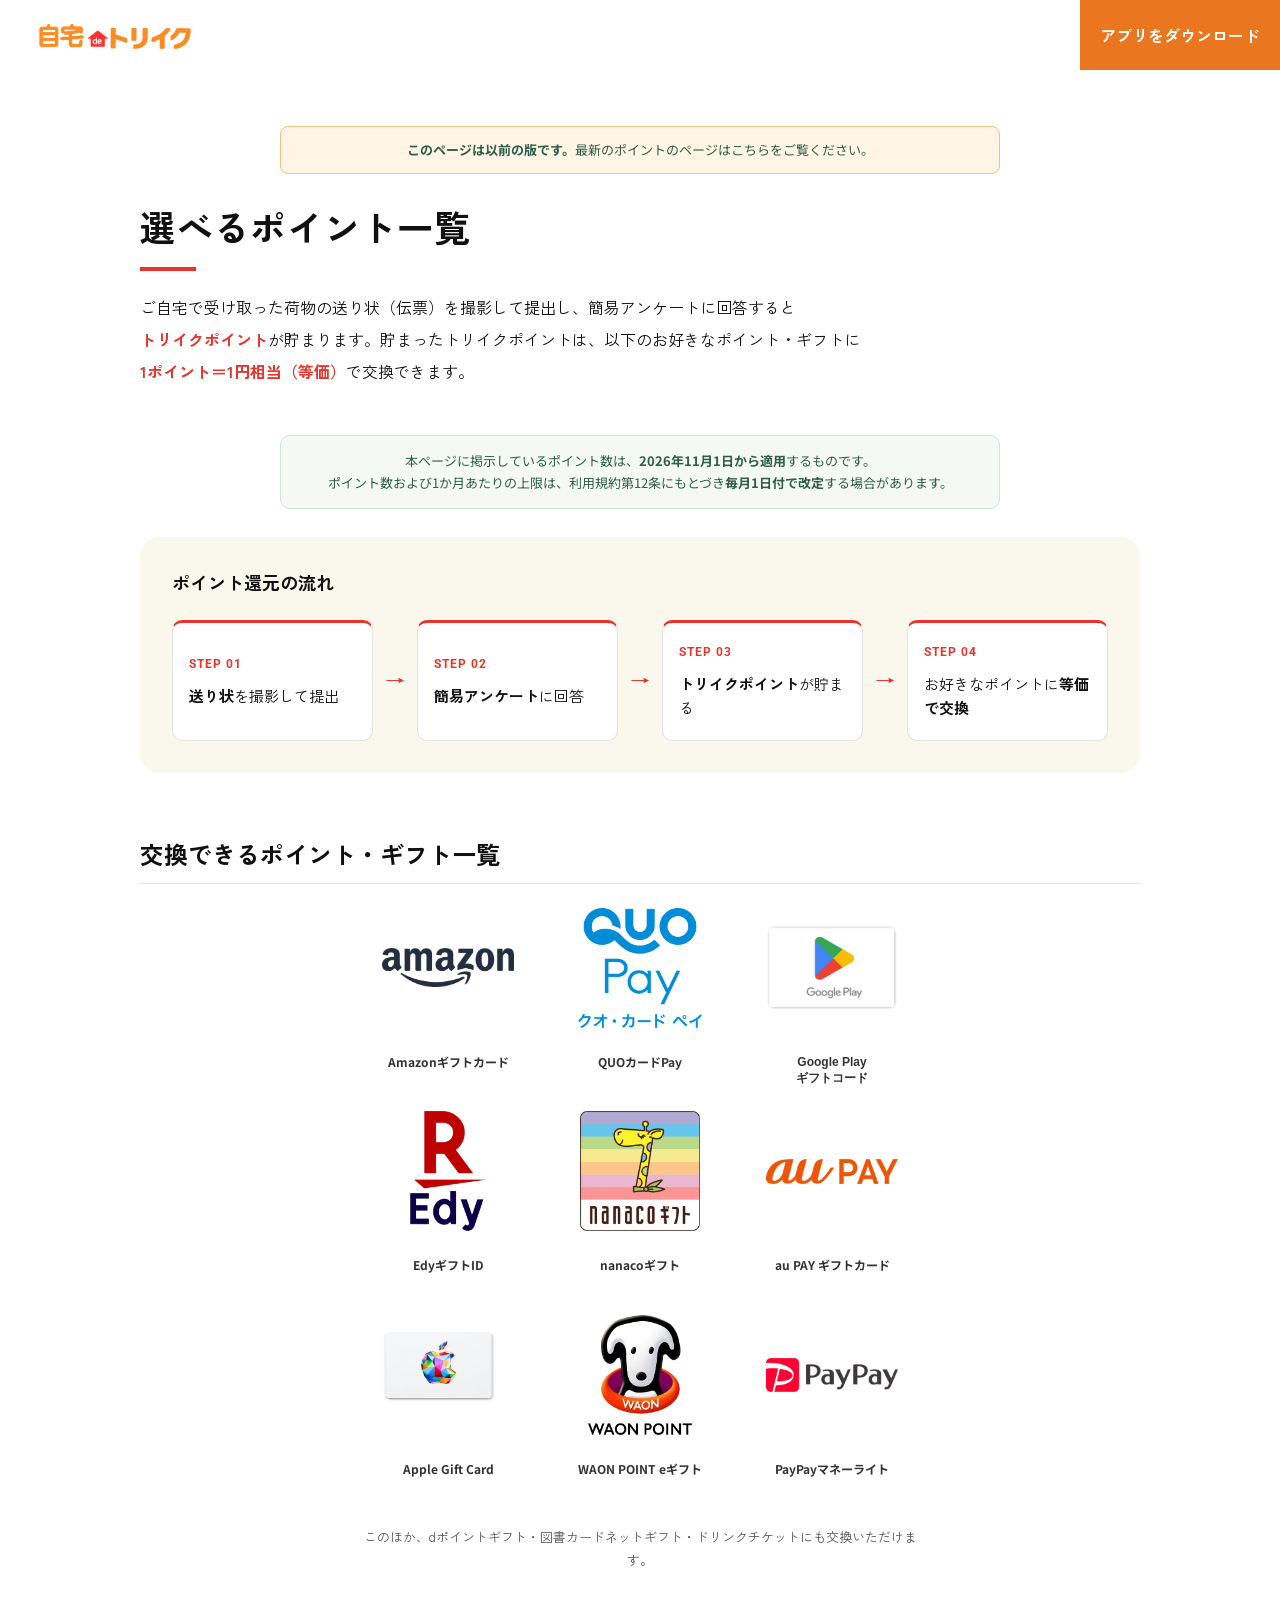
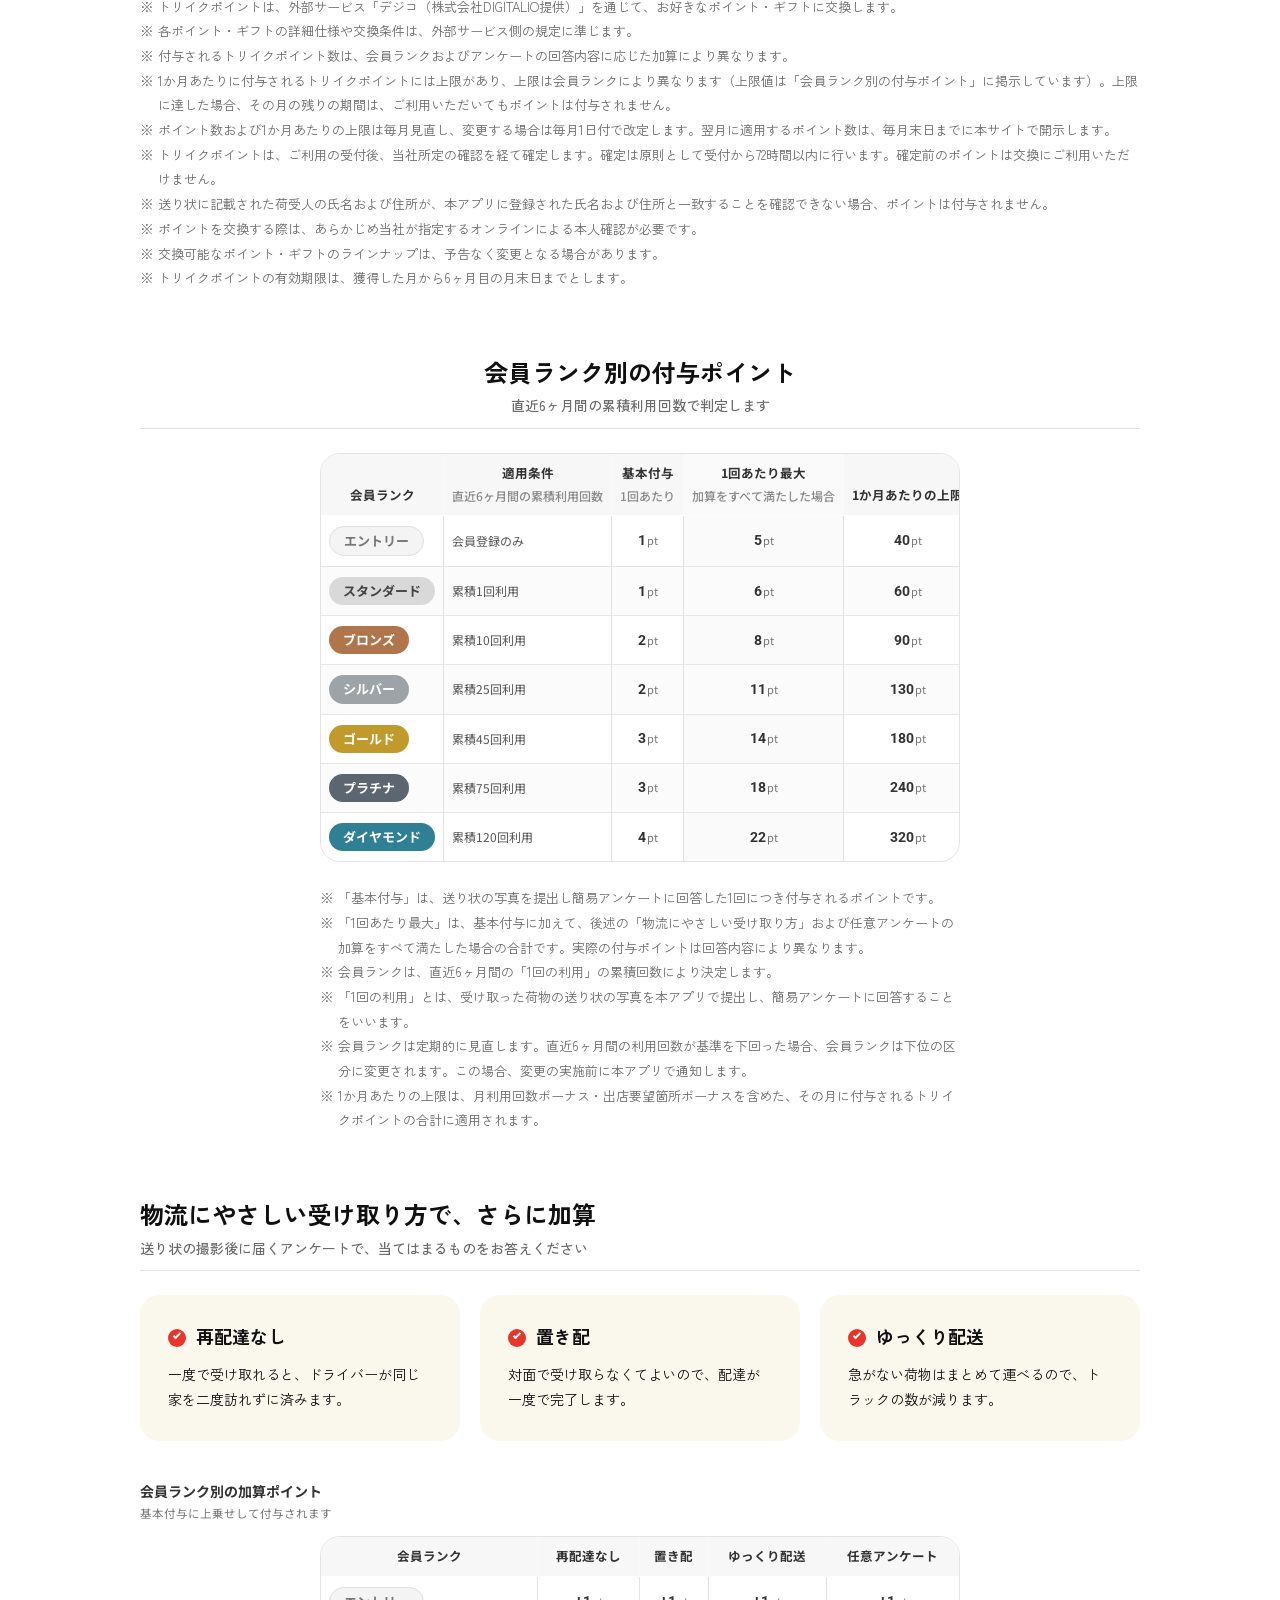
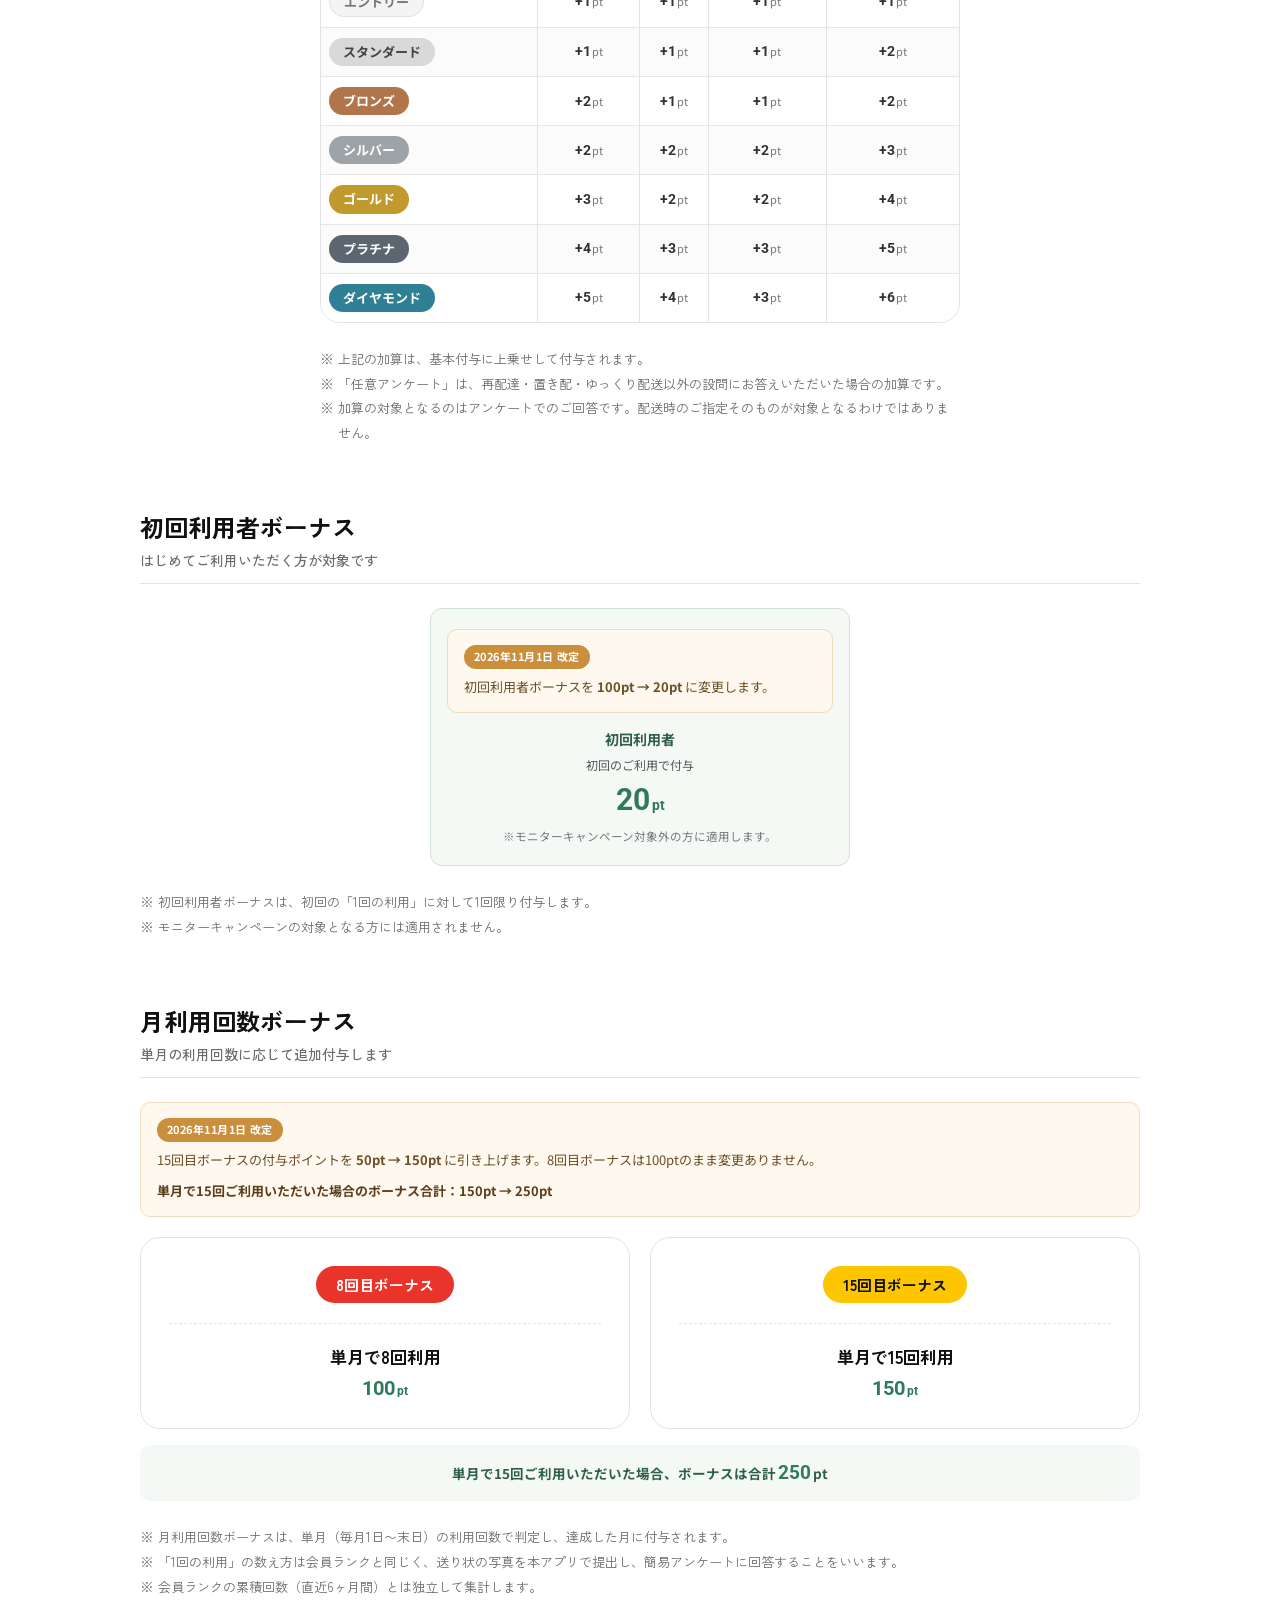
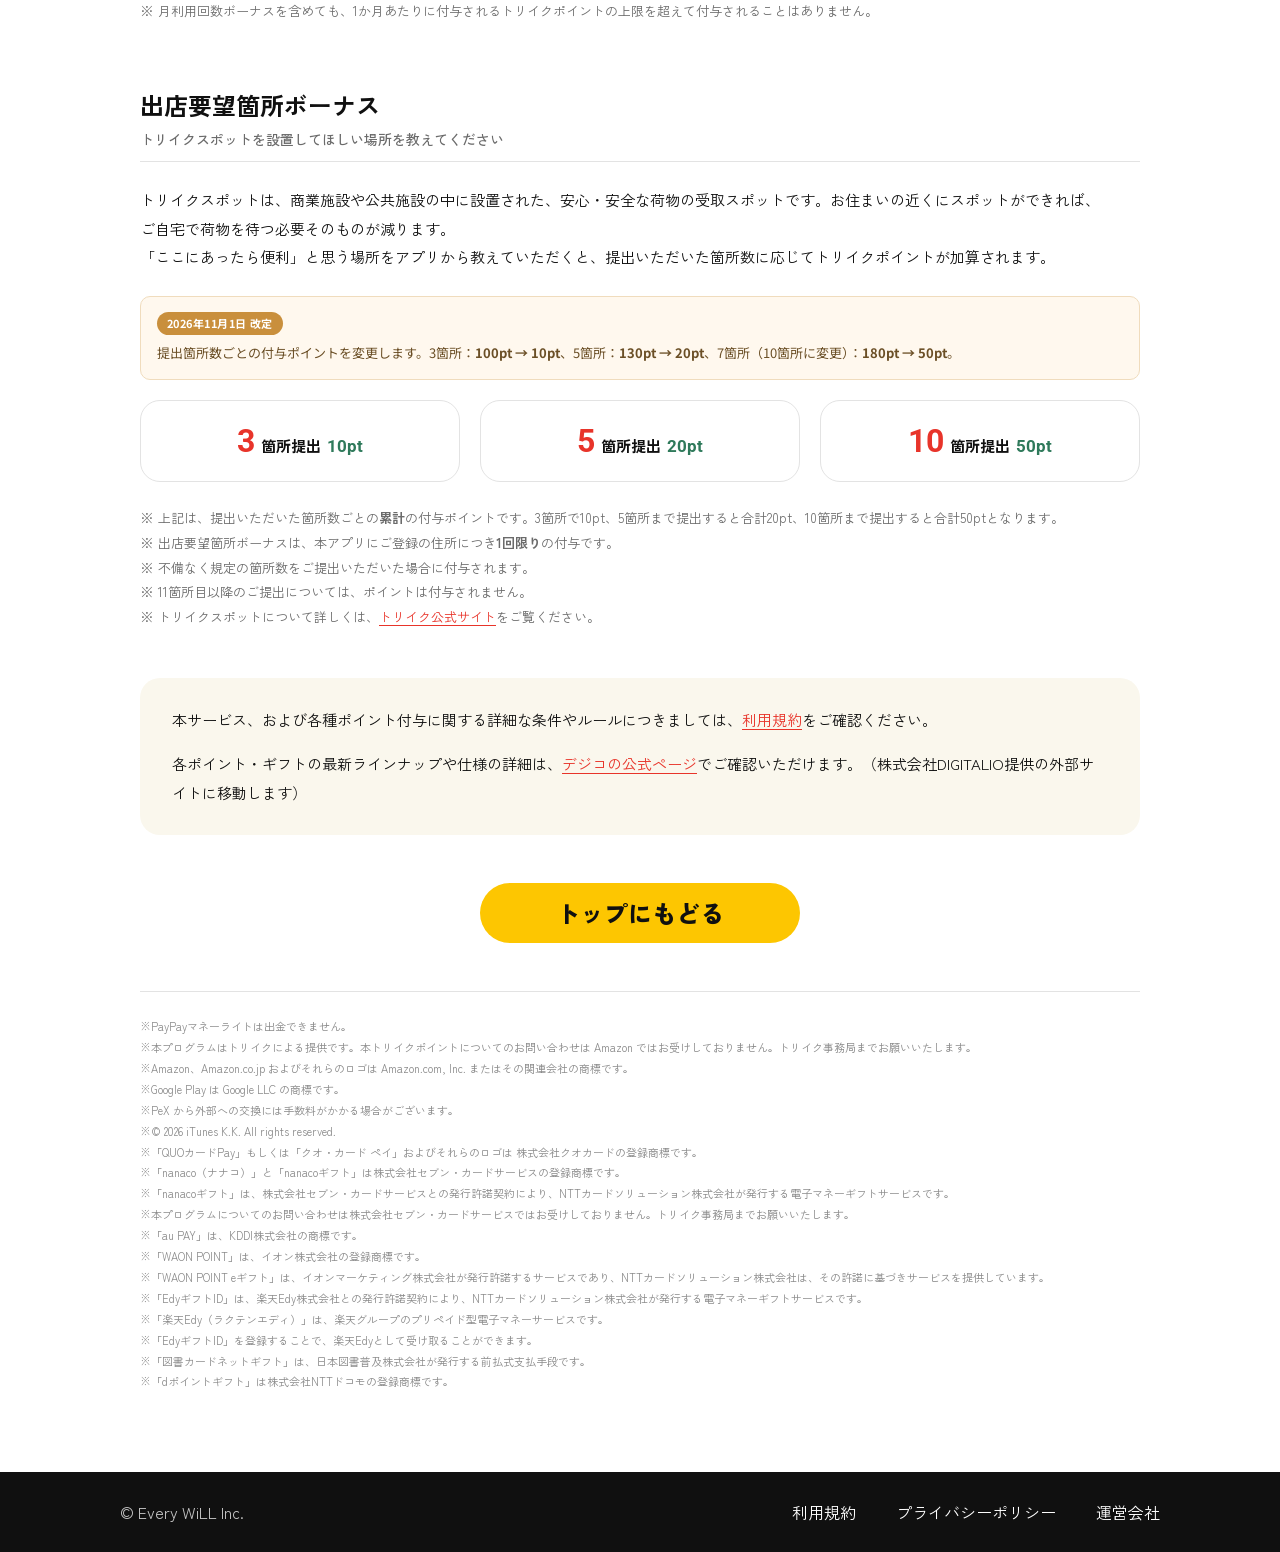
<file: home_point_test.html>
<!DOCTYPE html>
<html lang="ja">
<head>
<meta charset="UTF-8">
<meta name="viewport" content="width=device-width, initial-scale=1.0, viewport-fit=cover">
<meta name="format-detection" content="telephone=no">
<meta name="robots" content="noindex,follow">
<title>選べるポイント一覧｜自宅deトリイク</title>
<meta name="description" content="自宅deトリイクで貯めたトリイクポイントは、PayPay・Amazonギフトカード・dポイントなど14種類以上から自由に選んで交換いただけます。会員ランク別の付与ポイント・月間上限もご確認いただけます。">
<meta name="keywords" content="自宅deトリイク,トリイク,ポイント,PayPay,Amazonギフトカード,交換,会員ランク">
<meta name="author" content="株式会社Every WiLL">
<link rel="canonical" href="https://toriiku-jp.com/home/home_point.html">
<link rel="icon" type="image/webp" href="img/favicon.webp">
<link rel="apple-touch-icon" href="img/favicon.webp">

<meta property="og:type" content="article">
<meta property="og:site_name" content="自宅deトリイク">
<meta property="og:locale" content="ja_JP">
<meta property="og:url" content="https://toriiku-jp.com/home/home_point.html">
<meta property="og:title" content="選べるポイント一覧｜自宅deトリイク">
<meta property="og:description" content="自宅deトリイクで貯めたトリイクポイントは、PayPay・Amazonギフトカード・dポイントなど14種類以上から自由に選んで交換いただけます。">
<meta property="og:image" content="https://toriiku-jp.com/home/img/favicon.webp">
<meta property="og:image:alt" content="選べるポイント一覧｜自宅deトリイク">

<meta name="twitter:card" content="summary_large_image">
<meta name="twitter:title" content="選べるポイント一覧｜自宅deトリイク">
<meta name="twitter:description" content="自宅deトリイクで貯めたトリイクポイントは、PayPay・Amazonギフトカード・dポイントなど14種類以上から自由に選んで交換いただけます。">
<meta name="twitter:image" content="https://toriiku-jp.com/home/img/favicon.webp">

<link rel="preconnect" href="https://fonts.googleapis.com">
<link rel="preconnect" href="https://fonts.gstatic.com" crossorigin>
<link href="https://fonts.googleapis.com/css2?family=Zen+Kaku+Gothic+New:wght@400;500;700&family=Roboto:wght@400;500;700&family=Noto+Sans+JP:wght@400;500;700&display=swap" rel="stylesheet">
<link rel="stylesheet" href="css/style.css">
<link rel="stylesheet" href="css/home_point.css">

<style>
/* ============================================================
   交換先ロゴ一覧（デジコ ロゴ・商標クリエイティブガイドライン対応）
   ============================================================ */
.gift-grid{
  display:flex !important;
  flex-wrap:wrap !important;
  justify-content:center !important;
  align-items:flex-start !important;
  gap:24px !important;
  max-width:560px !important;
  margin:0 auto !important;
  padding:0 !important;
  list-style:none !important;
}
.gift-grid *{box-sizing:border-box;}
.gift-item{
  display:flex !important;
  flex:0 0 auto !important;
  flex-direction:column !important;
  align-items:center !important;
  justify-content:flex-start !important;
  width:168px !important;
  min-width:0 !important;
  max-width:none !important;
  height:auto !important;
  margin:0 !important;
  padding:0 8px !important;
  background:none !important;
  border:0 !important;
  border-radius:0 !important;
  box-shadow:none !important;
  transform:none !important;
}
.gift-logo{
  display:flex !important;
  flex:0 0 auto !important;
  align-items:center !important;
  justify-content:center !important;
  width:132px !important;
  height:120px !important;
  margin:0 !important;
  padding:0 !important;
  background:none !important;
  border:0 !important;
  border-radius:0 !important;
  font-size:0 !important;
}
.gift-logo img{
  display:block !important;
  width:auto !important;
  height:auto !important;
  max-width:132px !important;
  max-height:120px !important;
  min-width:0 !important;
  object-fit:contain !important;
  border:0 !important;
  border-radius:0 !important;
  box-shadow:none !important;
  vertical-align:middle !important;
}
.gift-label{
  display:block !important;
  width:132px !important;
  min-height:2.8em !important;
  margin:26px 0 0 !important;
  padding:0 !important;
  font-family:"Noto Sans JP",sans-serif;
  font-size:12px !important;
  font-weight:700 !important;
  line-height:1.4 !important;
  color:#333 !important;
  text-align:center !important;
  letter-spacing:0 !important;
  word-break:auto-phrase;
}
/* Google Play：「g」の下部が丸まらない書体を指定 */
.gift-label-latin{font-family:Arial,Helvetica,sans-serif !important;}
.gift-note{
  margin:32px auto 0 !important;
  max-width:560px !important;
  font-size:13px !important;
  line-height:1.7 !important;
  color:#555 !important;
  text-align:center !important;
}
@media (max-width:400px){
  .gift-grid{gap:16px !important;max-width:280px !important;}
  .gift-item{width:132px !important;padding:0 4px !important;}
  .gift-logo{width:124px !important;}
  .gift-logo img{max-width:124px !important;}
  .gift-label{width:124px !important;font-size:11.5px !important;}
}

/* ============================================================
   2026年11月1日改定分の掲示（ポイント数の明示）
   ============================================================ */
.pt-apply{
  max-width:720px;
  margin:0 auto 28px;
  padding:14px 16px;
  background:#f4f9f6;
  border:1px solid #cfe3d8;
  border-radius:10px;
  font-family:"Noto Sans JP",sans-serif;
  font-size:13px;
  line-height:1.7;
  color:#2f5f4a;
  text-align:center;
}
.pt-apply strong{font-weight:700;}

.pt-revise{
  margin:0 0 20px;
  padding:14px 16px;
  background:#fff8ee;
  border:1px solid #f0dcbd;
  border-radius:10px;
  font-family:"Noto Sans JP",sans-serif;
  font-size:13px;
  line-height:1.8;
  color:#6b4f26;
}
.pt-revise-head{
  display:inline-block;
  margin:0 0 6px;
  padding:2px 10px;
  background:#c98f3c;
  border-radius:999px;
  font-size:11px;
  font-weight:700;
  color:#fff;
  letter-spacing:.04em;
}
.pt-revise p{margin:0;}
.pt-revise .pt-revise-sum{margin-top:8px;font-weight:700;color:#5a3f1a;}

/* 表の前に置く小見出し */
.pt-subhead{
  margin:40px 0 14px;
  font-family:"Noto Sans JP",sans-serif;
  font-size:14px;
  font-weight:700;
  line-height:1.5;
  color:#333;
}
.pt-subhead .pt-subhead-note{
  display:block;
  margin-top:3px;
  font-size:11.5px;
  font-weight:400;
  color:#777;
}

/* 表の共通調整（ランク表・加算表） */
.pt-table--num{width:100%;border-collapse:collapse;}
.pt-table--num th,
.pt-table--num td{
  padding:10px 8px;
  font-family:"Noto Sans JP",sans-serif;
  font-size:12.5px;
  line-height:1.5;
  white-space:nowrap;
  border-bottom:1px solid #e6e6e6;
}
.pt-table--num thead th{
  background:#f7f7f7;
  font-weight:700;
  color:#333;
  text-align:center;
  vertical-align:bottom;
}
.pt-table--num tbody th{text-align:left;vertical-align:middle;}
.pt-table--num tbody td{text-align:center;color:#333;}
.pt-table--num .pt-num{font-family:Roboto,"Noto Sans JP",sans-serif;font-weight:700;font-size:14px;}
.pt-table--num .pt-unit{font-size:11px;font-weight:400;color:#777;margin-left:1px;}
.pt-table--num .pt-cond{text-align:left;font-size:12px;color:#555;}
.pt-table--num .pt-th-sub{display:block;font-size:10.5px;font-weight:400;color:#777;margin-top:2px;}
.pt-table--num .pt-col-max{background:#fafafa;}

/* ボーナスカードのポイント表示 */
.pt-bonus-pt{
  display:block;
  margin-top:6px;
  font-family:Roboto,"Noto Sans JP",sans-serif;
  font-size:20px;
  font-weight:700;
  color:#2f7a5b;
  line-height:1.2;
}
.pt-bonus-pt .pt-unit{font-size:12px;font-weight:700;margin-left:2px;}
.pt-total{
  margin:16px 0 0;
  padding:12px 14px;
  background:#f4f9f6;
  border-radius:10px;
  font-family:"Noto Sans JP",sans-serif;
  font-size:13.5px;
  font-weight:700;
  line-height:1.7;
  color:#2f5f4a;
  text-align:center;
}
.pt-total .pt-total-num{
  font-family:Roboto,"Noto Sans JP",sans-serif;
  font-size:19px;
  color:#2f7a5b;
  margin:0 2px;
}

/* 出店要望カードのポイント表示 */
.pt-spot-pt{
  display:block;
  margin-top:6px;
  font-family:Roboto,"Noto Sans JP",sans-serif;
  font-size:17px;
  font-weight:700;
  color:#2f7a5b;
  line-height:1.2;
}
.pt-spot-pt .pt-unit{font-size:12px;font-weight:700;margin-left:1px;}

/* ============================================================
   初回利用者ボーナス
   ============================================================ */
.pt-first{
  max-width:420px;
  margin:0 auto;
  padding:20px 16px;
  background:#f4f9f6;
  border:1px solid #cfe3d8;
  border-radius:12px;
  text-align:center;
  font-family:"Noto Sans JP",sans-serif;
}
.pt-first-label{margin:0;font-size:14px;font-weight:700;color:#2f5f4a;}
.pt-first-cond{margin:6px 0 0;font-size:12px;color:#555;}
.pt-first-pt{
  display:block;
  margin-top:8px;
  font-family:Roboto,"Noto Sans JP",sans-serif;
  font-size:30px;
  font-weight:700;
  color:#2f7a5b;
  line-height:1.2;
}
.pt-first-pt .pt-unit{font-size:14px;font-weight:700;margin-left:2px;}
.pt-first-note{margin:10px 0 0;font-size:11.5px;color:#777;}
.pt-first .pt-revise{
  margin:0 0 16px;
  text-align:left;
}
</style>
</head>
<body>

<div class="device">

  <!-- ヘッダー：index.html と同じマークアップに差し替えてください -->
  <header class="header">
    <div class="header__inner">
      <a href="index.html" class="header__logo" aria-label="自宅deトリイク">
        <img src="img/logo.webp" alt="自宅deトリイク" width="1000" height="298" loading="eager" decoding="async">
      </a>
      <a href="index.html" class="header__dl">アプリをダウンロード</a>
    </div>
  </header>

  <main class="pt">
   <div class="pt-inner">

    <p class="pt-apply" style="background:#fff4e5;border:1px solid #f0c27a;padding:12px 14px;border-radius:8px;"><strong>このページは以前の版です。</strong>最新のポイントのページは<a href="https://toriiku-jp.com/home/home_point.html">こちら</a>をご覧ください。</p>

    <h1 class="pt-title">選べるポイント一覧</h1>

    <p class="pt-lead">
      ご自宅で受け取った荷物の送り状（伝票）を撮影して提出し、簡易アンケートに回答すると<strong>トリイクポイント</strong>が貯まります。貯まったトリイクポイントは、以下のお好きなポイント・ギフトに<strong>1ポイント＝1円相当（等価）</strong>で交換できます。
    </p>

    <p class="pt-apply">
      本ページに掲示しているポイント数は、<strong>2026年11月1日から適用</strong>するものです。<br>
      ポイント数および1か月あたりの上限は、利用規約第12条にもとづき<strong>毎月1日付で改定</strong>する場合があります。
    </p>

    <section class="pt-box">
     <div class="pt-flow" aria-label="ポイント還元の流れ">
      <p class="pt-flow-head">ポイント還元の流れ</p>
      <ul class="pt-flow-list">
        <li class="pt-flow-item"><span class="pt-step">STEP 01</span><span><strong>送り状</strong>を撮影して提出</span></li>
        <li class="pt-flow-arrow" aria-hidden="true"></li>
        <li class="pt-flow-item"><span class="pt-step">STEP 02</span><span><strong>簡易アンケート</strong>に回答</span></li>
        <li class="pt-flow-arrow" aria-hidden="true"></li>
        <li class="pt-flow-item"><span class="pt-step">STEP 03</span><span><strong>トリイクポイント</strong>が貯まる</span></li>
        <li class="pt-flow-arrow" aria-hidden="true"></li>
        <li class="pt-flow-item"><span class="pt-step">STEP 04</span><span>お好きなポイントに<strong>等価で交換</strong></span></li>
      </ul>
     </div>
    </section>

    <section class="pt-box">
    <div class="pt-head">
      <h2>交換できるポイント・ギフト一覧</h2>
    </div>

    <!-- 添付スクショ通りの並び順（9種類） -->
    <div class="gift-grid">

      <div class="gift-item">
        <span class="gift-logo"><img src="img/amazon_point.webp" alt="Amazonギフトカード" width="396" height="119" loading="lazy" decoding="async"></span>
        <span class="gift-label">Amazonギフトカード</span>
      </div>

      <div class="gift-item">
        <span class="gift-logo"><img src="img/quocardpay.webp" alt="QUOカードPay" width="396" height="383" loading="lazy" decoding="async"></span>
        <span class="gift-label">QUOカードPay</span>
      </div>

      <div class="gift-item">
        <span class="gift-logo"><img src="img/googleplay.webp" alt="Google Play ギフトコード" width="396" height="256" loading="lazy" decoding="async"></span>
        <span class="gift-label gift-label-latin">Google Play ギフトコード</span>
      </div>

      <div class="gift-item">
        <span class="gift-logo"><img src="img/edy.webp" alt="EdyギフトID" width="254" height="396" loading="lazy" decoding="async"></span>
        <span class="gift-label">EdyギフトID</span>
      </div>

      <div class="gift-item">
        <span class="gift-logo"><img src="img/nanaco.webp" alt="nanacoギフト" width="396" height="396" loading="lazy" decoding="async"></span>
        <span class="gift-label">nanacoギフト</span>
      </div>

      <div class="gift-item">
        <span class="gift-logo"><img src="img/aupay.webp" alt="au PAY ギフトカード" width="396" height="75" loading="lazy" decoding="async"></span>
        <span class="gift-label">au PAY ギフトカード</span>
      </div>

      <div class="gift-item">
        <span class="gift-logo"><img src="img/apple.webp" alt="Apple Gift Card" width="396" height="317" loading="lazy" decoding="async"></span>
        <span class="gift-label">Apple Gift Card</span>
      </div>

      <div class="gift-item">
        <span class="gift-logo"><img src="img/waon.webp" alt="WAON POINT eギフト" width="341" height="396" loading="lazy" decoding="async"></span>
        <span class="gift-label">WAON POINT eギフト</span>
      </div>

      <div class="gift-item">
        <span class="gift-logo"><img src="img/paypay.webp" alt="PayPayマネーライト" width="396" height="100" loading="lazy" decoding="async"></span>
        <span class="gift-label">PayPayマネーライト</span>
      </div>

    </div>

    <p class="gift-note">このほか、dポイントギフト・図書カードネットギフト・ドリンクチケットにも交換いただけます。</p>

    <ul class="pt-notes">
      <li>トリイクポイントは、外部サービス「デジコ（株式会社DIGITALIO提供）」を通じて、お好きなポイント・ギフトに交換します。</li>
      <li>各ポイント・ギフトの詳細仕様や交換条件は、外部サービス側の規定に準じます。</li>
      <li>付与されるトリイクポイント数は、会員ランクおよびアンケートの回答内容に応じた加算により異なります。</li>
      <li>1か月あたりに付与されるトリイクポイントには上限があり、上限は会員ランクにより異なります（上限値は「会員ランク別の付与ポイント」に掲示しています）。上限に達した場合、その月の残りの期間は、ご利用いただいてもポイントは付与されません。</li>
      <li>ポイント数および1か月あたりの上限は毎月見直し、変更する場合は毎月1日付で改定します。翌月に適用するポイント数は、毎月末日までに本サイトで開示します。</li>
      <li>トリイクポイントは、ご利用の受付後、当社所定の確認を経て確定します。確定は原則として受付から72時間以内に行います。確定前のポイントは交換にご利用いただけません。</li>
      <li>送り状に記載された荷受人の氏名および住所が、本アプリに登録された氏名および住所と一致することを確認できない場合、ポイントは付与されません。</li>
      <li>ポイントを交換する際は、あらかじめ当社が指定するオンラインによる本人確認が必要です。</li>
      <li>交換可能なポイント・ギフトのラインナップは、予告なく変更となる場合があります。</li>
      <li>トリイクポイントの有効期限は、獲得した月から6ヶ月目の月末日までとします。</li>
    </ul>
    </section>

    <section class="pt-box">
    <div class="pt-head" id="rank">
      <h2>会員ランク別の付与ポイント<small>直近6ヶ月間の累積利用回数で判定します</small></h2>
    </div>

    <div class="pt-table-wrap">
      <table class="pt-table pt-table--num">
        <thead>
          <tr>
            <th scope="col">会員ランク</th>
            <th scope="col">適用条件<span class="pt-th-sub">直近6ヶ月間の累積利用回数</span></th>
            <th scope="col">基本付与<span class="pt-th-sub">1回あたり</span></th>
            <th scope="col" class="pt-col-max">1回あたり最大<span class="pt-th-sub">加算をすべて満たした場合</span></th>
            <th scope="col">1か月あたりの上限</th>
          </tr>
        </thead>
        <tbody>
          <tr>
            <th scope="row"><span class="pt-badge pt-badge-entry">エントリー</span></th>
            <td class="pt-cond">会員登録のみ</td>
            <td><span class="pt-num">1</span><span class="pt-unit">pt</span></td>
            <td class="pt-col-max"><span class="pt-num">5</span><span class="pt-unit">pt</span></td>
            <td><span class="pt-num">40</span><span class="pt-unit">pt</span></td>
          </tr>
          <tr>
            <th scope="row"><span class="pt-badge pt-badge-standard">スタンダード</span></th>
            <td class="pt-cond">累積1回利用</td>
            <td><span class="pt-num">1</span><span class="pt-unit">pt</span></td>
            <td class="pt-col-max"><span class="pt-num">6</span><span class="pt-unit">pt</span></td>
            <td><span class="pt-num">60</span><span class="pt-unit">pt</span></td>
          </tr>
          <tr>
            <th scope="row"><span class="pt-badge pt-badge-bronze">ブロンズ</span></th>
            <td class="pt-cond">累積10回利用</td>
            <td><span class="pt-num">2</span><span class="pt-unit">pt</span></td>
            <td class="pt-col-max"><span class="pt-num">8</span><span class="pt-unit">pt</span></td>
            <td><span class="pt-num">90</span><span class="pt-unit">pt</span></td>
          </tr>
          <tr>
            <th scope="row"><span class="pt-badge pt-badge-silver">シルバー</span></th>
            <td class="pt-cond">累積25回利用</td>
            <td><span class="pt-num">2</span><span class="pt-unit">pt</span></td>
            <td class="pt-col-max"><span class="pt-num">11</span><span class="pt-unit">pt</span></td>
            <td><span class="pt-num">130</span><span class="pt-unit">pt</span></td>
          </tr>
          <tr>
            <th scope="row"><span class="pt-badge pt-badge-gold">ゴールド</span></th>
            <td class="pt-cond">累積45回利用</td>
            <td><span class="pt-num">3</span><span class="pt-unit">pt</span></td>
            <td class="pt-col-max"><span class="pt-num">14</span><span class="pt-unit">pt</span></td>
            <td><span class="pt-num">180</span><span class="pt-unit">pt</span></td>
          </tr>
          <tr>
            <th scope="row"><span class="pt-badge pt-badge-platinum">プラチナ</span></th>
            <td class="pt-cond">累積75回利用</td>
            <td><span class="pt-num">3</span><span class="pt-unit">pt</span></td>
            <td class="pt-col-max"><span class="pt-num">18</span><span class="pt-unit">pt</span></td>
            <td><span class="pt-num">240</span><span class="pt-unit">pt</span></td>
          </tr>
          <tr>
            <th scope="row"><span class="pt-badge pt-badge-diamond">ダイヤモンド</span></th>
            <td class="pt-cond">累積120回利用</td>
            <td><span class="pt-num">4</span><span class="pt-unit">pt</span></td>
            <td class="pt-col-max"><span class="pt-num">22</span><span class="pt-unit">pt</span></td>
            <td><span class="pt-num">320</span><span class="pt-unit">pt</span></td>
          </tr>
        </tbody>
      </table>
    </div>

    <ul class="pt-notes">
      <li>「基本付与」は、送り状の写真を提出し簡易アンケートに回答した1回につき付与されるポイントです。</li>
      <li>「1回あたり最大」は、基本付与に加えて、後述の「物流にやさしい受け取り方」および任意アンケートの加算をすべて満たした場合の合計です。実際の付与ポイントは回答内容により異なります。</li>
      <li>会員ランクは、直近6ヶ月間の「1回の利用」の累積回数により決定します。</li>
      <li>「1回の利用」とは、受け取った荷物の送り状の写真を本アプリで提出し、簡易アンケートに回答することをいいます。</li>
      <li>会員ランクは定期的に見直します。直近6ヶ月間の利用回数が基準を下回った場合、会員ランクは下位の区分に変更されます。この場合、変更の実施前に本アプリで通知します。</li>
      <li>1か月あたりの上限は、月利用回数ボーナス・出店要望箇所ボーナスを含めた、その月に付与されるトリイクポイントの合計に適用されます。</li>
    </ul>
    </section>

    <section class="pt-box">
    <div class="pt-head" id="eco">
      <h2>物流にやさしい受け取り方で、さらに加算<small>送り状の撮影後に届くアンケートで、当てはまるものをお答えください</small></h2>
    </div>

    <ul class="pt-eco">
      <li class="pt-eco-card">
        <p class="pt-eco-title">再配達なし</p>
        <p class="pt-eco-text">一度で受け取れると、ドライバーが同じ家を二度訪れずに済みます。</p>
      </li>
      <li class="pt-eco-card">
        <p class="pt-eco-title">置き配</p>
        <p class="pt-eco-text">対面で受け取らなくてよいので、配達が一度で完了します。</p>
      </li>
      <li class="pt-eco-card">
        <p class="pt-eco-title">ゆっくり配送</p>
        <p class="pt-eco-text">急がない荷物はまとめて運べるので、トラックの数が減ります。</p>
      </li>
    </ul>

    <p class="pt-subhead">会員ランク別の加算ポイント<span class="pt-subhead-note">基本付与に上乗せして付与されます</span></p>

    <div class="pt-table-wrap">
      <table class="pt-table pt-table--num">
        <thead>
          <tr>
            <th scope="col">会員ランク</th>
            <th scope="col">再配達なし</th>
            <th scope="col">置き配</th>
            <th scope="col">ゆっくり配送</th>
            <th scope="col">任意アンケート</th>
          </tr>
        </thead>
        <tbody>
          <tr>
            <th scope="row"><span class="pt-badge pt-badge-entry">エントリー</span></th>
            <td><span class="pt-num">+1</span><span class="pt-unit">pt</span></td>
            <td><span class="pt-num">+1</span><span class="pt-unit">pt</span></td>
            <td><span class="pt-num">+1</span><span class="pt-unit">pt</span></td>
            <td><span class="pt-num">+1</span><span class="pt-unit">pt</span></td>
          </tr>
          <tr>
            <th scope="row"><span class="pt-badge pt-badge-standard">スタンダード</span></th>
            <td><span class="pt-num">+1</span><span class="pt-unit">pt</span></td>
            <td><span class="pt-num">+1</span><span class="pt-unit">pt</span></td>
            <td><span class="pt-num">+1</span><span class="pt-unit">pt</span></td>
            <td><span class="pt-num">+2</span><span class="pt-unit">pt</span></td>
          </tr>
          <tr>
            <th scope="row"><span class="pt-badge pt-badge-bronze">ブロンズ</span></th>
            <td><span class="pt-num">+2</span><span class="pt-unit">pt</span></td>
            <td><span class="pt-num">+1</span><span class="pt-unit">pt</span></td>
            <td><span class="pt-num">+1</span><span class="pt-unit">pt</span></td>
            <td><span class="pt-num">+2</span><span class="pt-unit">pt</span></td>
          </tr>
          <tr>
            <th scope="row"><span class="pt-badge pt-badge-silver">シルバー</span></th>
            <td><span class="pt-num">+2</span><span class="pt-unit">pt</span></td>
            <td><span class="pt-num">+2</span><span class="pt-unit">pt</span></td>
            <td><span class="pt-num">+2</span><span class="pt-unit">pt</span></td>
            <td><span class="pt-num">+3</span><span class="pt-unit">pt</span></td>
          </tr>
          <tr>
            <th scope="row"><span class="pt-badge pt-badge-gold">ゴールド</span></th>
            <td><span class="pt-num">+3</span><span class="pt-unit">pt</span></td>
            <td><span class="pt-num">+2</span><span class="pt-unit">pt</span></td>
            <td><span class="pt-num">+2</span><span class="pt-unit">pt</span></td>
            <td><span class="pt-num">+4</span><span class="pt-unit">pt</span></td>
          </tr>
          <tr>
            <th scope="row"><span class="pt-badge pt-badge-platinum">プラチナ</span></th>
            <td><span class="pt-num">+4</span><span class="pt-unit">pt</span></td>
            <td><span class="pt-num">+3</span><span class="pt-unit">pt</span></td>
            <td><span class="pt-num">+3</span><span class="pt-unit">pt</span></td>
            <td><span class="pt-num">+5</span><span class="pt-unit">pt</span></td>
          </tr>
          <tr>
            <th scope="row"><span class="pt-badge pt-badge-diamond">ダイヤモンド</span></th>
            <td><span class="pt-num">+5</span><span class="pt-unit">pt</span></td>
            <td><span class="pt-num">+4</span><span class="pt-unit">pt</span></td>
            <td><span class="pt-num">+3</span><span class="pt-unit">pt</span></td>
            <td><span class="pt-num">+6</span><span class="pt-unit">pt</span></td>
          </tr>
        </tbody>
      </table>
    </div>

    <ul class="pt-notes">
      <li>上記の加算は、基本付与に上乗せして付与されます。</li>
      <li>「任意アンケート」は、再配達・置き配・ゆっくり配送以外の設問にお答えいただいた場合の加算です。</li>
      <li>加算の対象となるのはアンケートでのご回答です。配送時のご指定そのものが対象となるわけではありません。</li>
    </ul>
    </section>

    <!-- ===== 初回利用者ボーナス（新規追加） ===== -->
    <section class="pt-box">
    <div class="pt-head" id="first">
      <h2>初回利用者ボーナス<small>はじめてご利用いただく方が対象です</small></h2>
    </div>

    <div class="pt-first">
      <div class="pt-revise">
        <span class="pt-revise-head">2026年11月1日 改定</span>
        <p>初回利用者ボーナスを <strong>100pt → 20pt</strong> に変更します。</p>
      </div>
      <p class="pt-first-label">初回利用者</p>
      <p class="pt-first-cond">初回のご利用で付与</p>
      <span class="pt-first-pt">20<span class="pt-unit">pt</span></span>
      <p class="pt-first-note">※モニターキャンペーン対象外の方に適用します。</p>
    </div>

    <ul class="pt-notes">
      <li>初回利用者ボーナスは、初回の「1回の利用」に対して1回限り付与します。</li>
      <li>モニターキャンペーンの対象となる方には適用されません。</li>
    </ul>
    </section>

    <section class="pt-box">
    <div class="pt-head" id="bonus">
      <h2>月利用回数ボーナス<small>単月の利用回数に応じて追加付与します</small></h2>
    </div>

    <div class="pt-revise">
      <span class="pt-revise-head">2026年11月1日 改定</span>
      <p>15回目ボーナスの付与ポイントを <strong>50pt → 150pt</strong> に引き上げます。8回目ボーナスは100ptのまま変更ありません。</p>
      <p class="pt-revise-sum">単月で15回ご利用いただいた場合のボーナス合計：150pt → 250pt</p>
    </div>

    <ul class="pt-bonus">
      <li class="pt-bonus-card">
        <span class="pt-bonus-badge pt-bonus-badge-1">8回目ボーナス</span>
        <p class="pt-bonus-cond">単月で8回利用</p>
        <span class="pt-bonus-pt">100<span class="pt-unit">pt</span></span>
      </li>
      <li class="pt-bonus-card">
        <span class="pt-bonus-badge pt-bonus-badge-2">15回目ボーナス</span>
        <p class="pt-bonus-cond">単月で15回利用</p>
        <span class="pt-bonus-pt">150<span class="pt-unit">pt</span></span>
      </li>
    </ul>

    <p class="pt-total">
      単月で15回ご利用いただいた場合、ボーナスは合計<span class="pt-total-num">250</span>pt
    </p>

    <ul class="pt-notes">
      <li>月利用回数ボーナスは、単月（毎月1日〜末日）の利用回数で判定し、達成した月に付与されます。</li>
      <li>「1回の利用」の数え方は会員ランクと同じく、送り状の写真を本アプリで提出し、簡易アンケートに回答することをいいます。</li>
      <li>会員ランクの累積回数（直近6ヶ月間）とは独立して集計します。</li>
      <li>月利用回数ボーナスを含めても、1か月あたりに付与されるトリイクポイントの上限を超えて付与されることはありません。</li>
    </ul>
    </section>

    <section class="pt-box">
    <div class="pt-head" id="spot">
      <h2>出店要望箇所ボーナス<small>トリイクスポットを設置してほしい場所を教えてください</small></h2>
    </div>

    <p class="pt-spot-lead">
      トリイクスポットは、商業施設や公共施設の中に設置された、安心・安全な荷物の受取スポットです。お住まいの近くにスポットができれば、ご自宅で荷物を待つ必要そのものが減ります。<br>
      「ここにあったら便利」と思う場所をアプリから教えていただくと、提出いただいた箇所数に応じてトリイクポイントが加算されます。
    </p>

    <div class="pt-revise">
      <span class="pt-revise-head">2026年11月1日 改定</span>
      <p>提出箇所数ごとの付与ポイントを変更します。3箇所：<strong>100pt → 10pt</strong>、5箇所：<strong>130pt → 20pt</strong>、7箇所（10箇所に変更）：<strong>180pt → 50pt</strong>。</p>
    </div>

    <ul class="pt-spot">
      <li class="pt-spot-card">
        <span class="pt-spot-num">3</span><span class="pt-spot-unit">箇所提出</span>
        <span class="pt-spot-pt">10pt</span>
      </li>
      <li class="pt-spot-card">
        <span class="pt-spot-num">5</span><span class="pt-spot-unit">箇所提出</span>
        <span class="pt-spot-pt">20pt</span>
      </li>
      <li class="pt-spot-card">
        <span class="pt-spot-num">10</span><span class="pt-spot-unit">箇所提出</span>
        <span class="pt-spot-pt">50pt</span>
      </li>
    </ul>

    <ul class="pt-notes">
      <li>上記は、提出いただいた箇所数ごとの<strong>累計</strong>の付与ポイントです。3箇所で10pt、5箇所まで提出すると合計20pt、10箇所まで提出すると合計50ptとなります。</li>
      <li>出店要望箇所ボーナスは、本アプリにご登録の住所につき<strong>1回限り</strong>の付与です。</li>
      <li>不備なく規定の箇所数をご提出いただいた場合に付与されます。</li>
      <li>11箇所目以降のご提出については、ポイントは付与されません。</li>
      <li>トリイクスポットについて詳しくは、<a href="https://toriiku-jp.com/" target="_blank" rel="noopener">トリイク公式サイト</a>をご覧ください。</li>
    </ul>
    </section>

    <div class="pt-detail">
      <p>本サービス、および各種ポイント付与に関する詳細な条件やルールにつきましては、<a href="https://toriiku-jp.com/terms.html#home">利用規約</a>をご確認ください。</p>
      <p>各ポイント・ギフトの最新ラインナップや仕様の詳細は、<a href="https://user.digi-co.net/use" target="_blank" rel="noopener">デジコの公式ページ</a>でご確認いただけます。（株式会社DIGITALIO提供の外部サイトに移動します）</p>
    </div>

    <p class="pt-back"><a href="index.html">トップにもどる</a></p>

    <div class="pt-legal">
      <span>※PayPayマネーライトは出金できません。</span>
      <span>※本プログラムはトリイクによる提供です。本トリイクポイントについてのお問い合わせは Amazon ではお受けしておりません。トリイク事務局までお願いいたします。</span>
      <span>※Amazon、Amazon.co.jp およびそれらのロゴは Amazon.com, Inc. またはその関連会社の商標です。</span>
      <span>※Google Play は Google LLC の商標です。</span>
      <span>※PeX から外部への交換には手数料がかかる場合がございます。</span>
      <span>※© 2026 iTunes K.K. All rights reserved.</span>
      <span>※「QUOカードPay」もしくは「クオ・カード ペイ」およびそれらのロゴは 株式会社クオカードの登録商標です。</span>
      <span>※「nanaco（ナナコ）」と「nanacoギフト」は株式会社セブン・カードサービスの登録商標です。</span>
      <span>※「nanacoギフト」は、株式会社セブン・カードサービスとの発行許諾契約により、NTTカードソリューション株式会社が発行する電子マネーギフトサービスです。</span>
      <span>※本プログラムについてのお問い合わせは株式会社セブン・カードサービスではお受けしておりません。トリイク事務局までお願いいたします。</span>
      <span>※「au PAY」は、KDDI株式会社の商標です。</span>
      <span>※「WAON POINT」は、イオン株式会社の登録商標です。</span>
      <span>※「WAON POINT eギフト」は、イオンマーケティング株式会社が発行許諾するサービスであり、NTTカードソリューション株式会社は、その許諾に基づきサービスを提供しています。</span>
      <span>※「EdyギフトID」は、楽天Edy株式会社との発行許諾契約により、NTTカードソリューション株式会社が発行する電子マネーギフトサービスです。</span>
      <span>※「楽天Edy（ラクテンエディ）」は、楽天グループのプリペイド型電子マネーサービスです。</span>
      <span>※「EdyギフトID」を登録することで、楽天Edyとして受け取ることができます。</span>
      <span>※「図書カードネットギフト」は、日本図書普及株式会社が発行する前払式支払手段です。</span>
      <span>※「dポイントギフト」は株式会社NTTドコモの登録商標です。</span>
    </div>

   </div>
  </main>

  <!-- フッター：index.html と同じマークアップに差し替えてください -->
  <footer class="footer">
    <div class="footer__inner">
      <p class="footer__copy">© Every WiLL Inc.</p>
      <nav class="footer__links" aria-label="フッターナビゲーション">
        <a href="https://toriiku-jp.com/terms.html#home">利用規約</a>
        <a href="https://everywill-jp.com/privacy/" target="_blank" rel="noopener">プライバシーポリシー</a>
        <a href="https://everywill-jp.com/" target="_blank" rel="noopener">運営会社</a>
      </nav>
    </div>
  </footer>

</div>

</body>
</html>
</file>
<file: css/style.css>
@charset "UTF-8";

/* ==========================================================================
   トリイク LP
   ========================================================================== */

:root {
  --color-key: #ea761f;      /* Key color */
  --color-accent: #ff3131;   /* Accent color */
  --color-yellow: #fdc601;   /* Accent color */
  --color-teal: #309ca0;     /* Accent color */
  --color-teal-dark: #208e92;
  --color-gold: #ac8a2e;
  --color-text: #101010;     /* text */
  --color-bg: #faf7ed;       /* Base color */
  --color-border: #dadddd;   /* Border */
  --font-base: "Zen Kaku Gothic New", "Hiragino Kaku Gothic ProN", sans-serif;
  --font-en: "Roboto", sans-serif;
  --font-serif: "Zen Antique", serif;
  --header-h: 4.375rem;
}

/* Reset ------------------------------------------------------------------ */
*,
*::before,
*::after {
  box-sizing: border-box;
  margin: 0;
  padding: 0;
}

html {
  scroll-behavior: smooth;
}

body {
  font-family: var(--font-base);
  color: var(--color-text);
  background: #fff;
  line-height: 1.5;
  -webkit-font-smoothing: antialiased;
}

img {
  max-width: 100%;
  height: auto;
  vertical-align: bottom;
}

ul,
ol {
  list-style: none;
}

a {
  color: inherit;
  text-decoration: none;
}

button {
  font: inherit;
  color: inherit;
  background: none;
  border: none;
  cursor: pointer;
}

em {
  font-style: normal;
}

sup {
  font-size: 0.58em;
  vertical-align: super;
  line-height: 1;
}

.sp-only {
  display: none;
}

[id] {
  scroll-margin-top: var(--header-h);
}

/* ==========================================================================
   デバイスラッパー（toriiku-jp.com方式）
   - 〜599px: SPレイアウト全幅
   - 600〜1099px: SPレイアウトを500px固定で中央寄せ、周囲に背景
   - 1100px〜: PCレイアウト
   ========================================================================== */
.device {
  width: 100%;
  margin: 0 auto;
  min-height: 100dvh;
  background: #fff;
}

@media (max-width: 1099px) {
  body {
    padding: 1.5rem 0;
    background: #f4f4f4;
  }

  .device {
    max-width: 500px;
    box-shadow: 0 0 60px rgba(0, 0, 0, 0.05);
  }
}

@media (max-width: 599px) {
  body {
    padding: 0;
  }

  .device {
    max-width: none;
    box-shadow: none;
  }
}

/* ==========================================================================
   ヘッダー
   ========================================================================== */
.header {
  position: sticky;
  top: 0;
  z-index: 100;
  background: #fff;
}

.header__inner {
  display: flex;
  align-items: center;
  height: var(--header-h);
  padding-left: 1.875rem;
}

.header__logo {
  line-height: 0;
}

.header__logo img {
  width: 10.5rem;
  height: 3.125rem;
  object-fit: contain;
}

.header__nav {
  margin-left: auto;
}

.header__menu {
  display: flex;
  align-items: center;
}

.header__menu li {
  border-left: 1px solid var(--color-border);
}

.header__menu li:last-child {
  border-right: 1px solid var(--color-border);
}

.header__menu a {
  display: flex;
  flex-direction: column;
  align-items: center;
  gap: 0.375rem;
  padding: 0 1.5625rem;
  font-size: 1rem;
  transition: opacity 0.3s;
}

.header__menu a:hover {
  opacity: 0.7;
}

.header__dl {
  display: flex;
  flex-direction: column;
  align-items: center;
  justify-content: center;
  gap: 0.5rem;
  width: 12.5rem;
  height: var(--header-h);
  margin-left: 2.5rem;
  background: var(--color-key);
  color: #fff;
  font-size: 1rem;
  font-weight: 700;
  transition: opacity 0.3s;
}

.header__dl:hover {
  opacity: 0.85;
}

/* ==========================================================================
   メインビジュアル
   ========================================================================== */
.hero {
  display: flex;
  justify-content: center;
  align-items: flex-start;
  gap: 3.75rem;
  overflow: hidden;
  padding: 0 2.5rem;
  background: #fff;
}

.hero__content {
  padding: 3.6875rem 0 2.5rem;
  white-space: nowrap;
}

.hero__title {
  font-weight: 900;
  font-size: 3.5rem;
  line-height: 1.27;
}

.hero__title-line {
  display: block;
}

.hero__title em {
  color: var(--color-accent);
  font-size: 4rem;
}

.hero__desc {
  margin-top: 2rem;
  font-size: 1.5rem;
  font-weight: 700;
}

.hero__note {
  position: relative;
  margin-top: 2.5rem;
  padding-left: 3.5625rem;
  font-size: 1rem;
  font-weight: 700;
  color: var(--color-accent);
}

.hero__note-icon {
  position: absolute;
  left: 0;
  top: 50%;
  width: 2.4375rem;
  transform: translateY(-58%) rotate(-15deg);
}

.hero__cta-sp {
  display: none;
}

.hero__badges {
  display: flex;
  align-items: flex-end;
  gap: 0.625rem;
  margin-top: 1.3125rem;
}

.hero__badges > a:first-child img {
  width: 10.6875rem;
}

.hero__badges > a:nth-child(2) {
  margin-left: 0;
}

.hero__badges > a:nth-child(2) img {
  width: 11.0625rem;
}

.hero__qr {
  display: grid;
  place-items: center;
  width: 7.5rem;
  height: 7.5rem;
  margin-left: 0.625rem;
  background: #fff;
  border-radius: 0.9375rem;
}

.hero__qr img {
  width: 6.25rem;
  height: 6.25rem;
}

.hero__image {
  flex: 0 1 50rem;
  min-width: 0;
  margin-top: 2.5rem;
  height: 30rem;
  border-radius: 2.5rem;
  overflow: hidden;
}

.hero__image img {
  width: 100%;
  height: 100%;
  object-fit: cover;
}

/* ==========================================================================
   メディア掲載・採択実績
   ========================================================================== */
.media {
  padding: 3.125rem 0 6.25rem;
  overflow: hidden;
}

/* キャンペーンバナー */
.media__banners {
  display: flex;
  justify-content: center;
  gap: 1.25rem;
  max-width: 75rem;
  margin: 0 auto;
  padding: 0 1.25rem;
}

.media__banner {
  flex: 0 1 35rem;
  min-width: 0;
  transition: opacity 0.3s;
}

.media__banner:hover {
  opacity: 0.85;
}

.media__banner img {
  display: block;
  width: 100%;
  height: auto;
  border-radius: 0.9375rem;
}

.media__title {
  margin-top: 7.5rem;
  font-size: 2.5rem;
  font-weight: 900;
  text-align: center;
}

.media__lead {
  margin-top: 1.5rem;
  font-size: 1.25rem;
  font-weight: 700;
  text-align: center;
}

/* 受賞・認定実績はFigmaから個別に書き出した画像で表示（PC/SPはpictureで出し分け） */
.media__awards {
  display: flex;
  justify-content: center;
  align-items: center;
  gap: clamp(1.5rem, 4vw, 3.75rem);
  margin-top: 2.8125rem;
  padding: 0 1.25rem;
}

.award-img {
  flex: 0 1 20.5625rem;
  min-width: 0;
}

.award-img img {
  display: block;
  width: 100%;
  max-width: 20.5625rem;
  height: auto;
}

.media__caption {
  margin-top: 2.5rem;
  padding: 0 1.25rem;
  font-size: 0.875rem;
  color: var(--color-gold);
  text-align: center;
}

/* ロゴマーキー */
.media__marquee {
  margin-top: 4.375rem;
  overflow: hidden;
}

.media__logos {
  display: flex;
  width: max-content;
  animation: marquee 40s linear infinite;
}

.media__logos li {
  margin-right: 2.5rem;
}

.media__logos img {
  width: 12.5rem;
  height: 7.5rem;
  object-fit: contain;
}

@keyframes marquee {
  from { transform: translateX(0); }
  to   { transform: translateX(-50%); }
}

/* 動きを抑える設定のユーザーへの配慮 */
@media (prefers-reduced-motion: reduce) {
  html {
    scroll-behavior: auto;
  }

  .media__logos {
    animation: none;
  }
}

/* ==========================================================================
   課題提起
   ========================================================================== */
.problem {
  padding: 7.5rem 1.25rem 9.0625rem;
  background: var(--color-yellow);
}

.problem__title {
  font-size: 2.5rem;
  font-weight: 900;
  text-align: center;
  line-height: 1.5;
}

.problem__title em {
  color: var(--color-teal-dark);
  font-size: 3rem;
}

.problem__cards {
  display: flex;
  justify-content: center;
  gap: 1.875rem;
  margin-top: 3.75rem;
}

.problem-card {
  display: flex;
  flex-direction: column;
  align-items: center;
  justify-content: flex-start;
  flex: 0 1 23.75rem;
  min-width: 0;
  padding: 2.5rem 1.25rem 2.8125rem;
  background: #fff;
  border-radius: 1.25rem;
}

.problem-card__icon {
  display: grid;
  place-items: center;
  height: 5rem;
}

.problem-card__icon img {
  max-height: 5rem;
  width: auto;
}

.problem-card__text {
  margin-top: 1.6875rem;
  font-size: 1.5rem;
  font-weight: 700;
  text-align: center;
}

.problem-card__text em {
  color: var(--color-teal);
}

.problem__deco {
  margin: -0.9375rem 0 0;
  text-align: center;
  position: relative;
  z-index: 1;
}

.problem__deco img {
  width: 10.125rem;
}

.problem__answer {
  position: relative;
  max-width: 75rem;
  margin: 0 auto;
  padding: 3.75rem 1.25rem 0;
  min-height: 27.5rem;
  background: #fff;
  border: 0.4375rem solid var(--color-key);
  border-radius: 2.5rem;
  text-align: center;
}

.problem__sparkle {
  position: absolute;
}

.problem__sparkle--tl {
  left: 9%;
  top: 2.1875rem;
  width: 3rem;
}

.problem__sparkle--tr {
  right: 6.5%;
  top: 2.1875rem;
  width: 3rem;
  transform: scaleX(-1);
}

.problem__sparkle--bl {
  left: 16%;
  top: 5.9375rem;
  width: 3.8125rem;
}

.problem__sparkle--br {
  right: 14%;
  top: 4.8125rem;
  width: 5.6875rem;
}

.problem__answer-lead {
  font-size: 1.5rem;
  font-weight: 700;
  color: var(--color-key);
}

.problem__answer-sub {
  margin-top: 1.1875rem;
  font-size: 2rem;
  font-weight: 700;
}

.problem__answer-main {
  margin-top: 0.625rem;
  font-size: 2.5rem;
  font-weight: 900;
  line-height: 1.5;
}

.problem__answer-main em {
  color: var(--color-key);
  font-size: 3rem;
}

.problem__answer-main .tight {
  letter-spacing: -0.3em;
}

.problem__answer-chars {
  display: flex;
  justify-content: center;
  align-items: flex-end;
  gap: 0.4375rem;
  margin-top: 1.25rem;
  margin-bottom: -0.1875rem;
}

.problem__answer-chars img:first-child {
  width: 4.1875rem;
}

.problem__answer-chars img:last-child {
  width: 13.875rem;
}

/* ==========================================================================
   かんたん3ステップ
   ========================================================================== */
.steps {
  padding: 7.5rem 1.25rem;
  background: #fff;
}

.steps__title {
  font-size: 2.5rem;
  font-weight: 900;
  text-align: center;
}

.steps__title em {
  font-family: var(--font-en);
  font-weight: 900;
  font-size: 3.5rem;
  color: var(--color-accent);
}

.steps__lead {
  margin-top: 1.25rem;
  font-size: 1.25rem;
  font-weight: 700;
  text-align: center;
}

.steps__list {
  display: flex;
  justify-content: center;
  align-items: stretch;
  margin-top: 6.625rem;
}

.step {
  position: relative;
  flex: 0 1 23.75rem;
  min-width: 0;
  padding: 3.25rem 1.25rem 0;
  border: 0.375rem solid var(--color-border);
  border-radius: 1.25rem;
  background: #fff;
  text-align: center;
}

.step__num {
  position: absolute;
  top: -2rem;
  left: 50%;
  transform: translateX(-50%);
  width: 4rem;
  height: 4rem;
}

.step__num span {
  position: absolute;
  inset: 0;
  display: grid;
  place-items: center;
  font-family: var(--font-en);
  font-weight: 900;
  font-size: 1.875rem;
  color: #fff;
}

.step__title {
  font-size: 1.5rem;
  font-weight: 700;
}

/* ステップ図版はFigmaから1枚ずつ書き出した画像を中央配置 */
.step__visual {
  display: flex;
  justify-content: center;
  align-items: center;
  height: 10.25rem;
  margin-top: 2.3125rem;
}

.step__visual img {
  width: 15.3125rem;
  height: auto;
}

.step:last-child .step__visual img {
  width: 10.5625rem;
}

.step__caption {
  margin: 1.875rem 0 2.5rem;
  font-size: 1.25rem;
  font-weight: 700;
}

.steps__arrow {
  display: flex;
  align-items: center;
  justify-content: center;
  width: 1.875rem;
  margin: 0 0;
  flex-shrink: 0;
  margin-right: -0.1875rem;
}

.steps__arrow img {
  width: 3.75rem;
  max-width: none;
  transform: rotate(90deg);
}

.steps__message {
  margin-top: 5.25rem;
  font-size: 2rem;
  font-weight: 700;
  text-align: center;
}

.steps__message .marker {
  background: linear-gradient(transparent 55%, rgba(253, 198, 1, 0.5) 55%);
  padding: 0 0.25rem;
}

/* ==========================================================================
   Merit
   ========================================================================== */
.merit {
  padding: 7.5rem 0;
  background: var(--color-bg);
}

.merit__title {
  display: flex;
  align-items: baseline;
  justify-content: center;
  gap: 0.25rem;
}

.merit__logo {
  width: 12.5625rem;
  align-self: center;
  mix-blend-mode: multiply;
}

.merit__no {
  font-size: 2rem;
  font-weight: 700;
}

.merit__en {
  font-family: var(--font-en);
  font-weight: 900;
  font-size: 3.5rem;
}

.merit__cards {
  display: grid;
  grid-template-columns: repeat(2, minmax(0, 36.25rem));
  justify-content: center;
  gap: 2.5rem;
  margin-top: 5.5rem;
  padding: 0 1.25rem;
}

.merit-card {
  position: relative;
  min-width: 0;
  min-height: 28.0625rem;
  padding: 3.125rem 1.25rem 2.5rem;
  background: #fff;
  border-radius: 1.25rem;
  text-align: center;
}

.merit-card__title {
  font-size: 2rem;
  font-weight: 900;
}

.merit-card__em {
  color: var(--color-accent);
}

.merit-card__tight {
  letter-spacing: -0.3em;
}

.merit-card__key {
  color: var(--color-key);
}

.merit-card__strong {
  font-size: 1.875rem;
  font-weight: 900;
  color: var(--color-key);
}

.merit-card__sub {
  display: flex;
  align-items: center;
  justify-content: center;
  gap: 0.9375rem;
  margin-top: 1.375rem;
  font-size: 1.5rem;
  font-weight: 700;
}

.merit-card__sub .num {
  font-family: var(--font-en);
  font-weight: 900;
  font-size: 2rem;
}

.merit-card__sub sup {
  font-size: 0.875rem;
}

.merit-card__sparkle {
  width: 2.5rem;
}

.merit-card__sparkle--flip {
  transform: scaleX(-1);
}

/* 2行以上のサブテキスト（友だち紹介・ドライバー）: キラキラをカード両端に固定 */
.merit-card__sub--lines {
  position: relative;
  line-height: 1.2;
}

.merit-card__sub--lines .merit-card__sparkle {
  position: absolute;
  top: 50%;
  left: 1.875rem;
  transform: translateY(-50%);
}

.merit-card__sub--lines .merit-card__sparkle--flip {
  left: auto;
  right: 1.875rem;
  transform: translateY(-50%) scaleX(-1);
}

/* 友だち紹介・ドライバー（下段）カード */
.merit-card--friend,
.merit-card--driver {
  min-height: 24.3125rem;
}

.merit-card__visual {
  margin: 1.625rem auto 0;
  max-width: 100%;
}

.merit-card__visual--friend {
  width: 30rem;
}

.merit-card__visual--friend img {
  display: block;
  width: 100%;
  height: auto;
}

/* ドライバーの絵は3パーツを比率固定で重ねる（400×150 基準） */
.merit-card__visual--driver {
  position: relative;
  width: 25rem;
  aspect-ratio: 400 / 150;
}

.merit-card__visual--driver img {
  position: absolute;
  height: auto;
}

.merit-card__driver-user {
  top: 0;
  left: 0;
  width: 30.5%;
}

.merit-card__driver-thanks {
  top: 13.33%;
  left: 30.25%;
  width: 23.5%;
}

.merit-card__driver-truck {
  top: 0;
  left: 59.5%;
  width: 40.5%;
}

.merit-card__link {
  display: flex;
  align-items: center;
  justify-content: flex-end;
  gap: 0.75rem;
  width: 30rem;
  max-width: 100%;
  margin: 0.9375rem auto 0;
  font-size: 0.875rem;
  font-weight: 400;
  letter-spacing: -0.1em;
  line-height: 1.3;
  color: var(--color-text);
  text-decoration: underline;
  text-underline-offset: 0.2em;
}

.merit-card__link:hover {
  text-decoration: none;
}

.merit-card__link-icon {
  width: 0.375rem;
  height: 0.625rem;
}

.merit-card__exchange {
  margin-top: 0.9375rem;
}

.merit-card__exchange img {
  width: 30.0625rem;
  max-width: 100%;
}

/* ラッパーをfit-contentにして、注記をピル右端に揃える */
.merit-card__flow-wrap {
  width: fit-content;
  max-width: 100%;
  margin: 0.9375rem auto 0;
}

.merit-card__flow {
  display: flex;
  align-items: center;
  justify-content: center;
  gap: 0.5rem;
}

.merit-card__pill {
  display: inline-flex;
  align-items: center;
  justify-content: center;
  height: 2.5rem;
  padding: 0 1.6875rem;
  background: var(--color-accent);
  border-radius: 2.5rem;
  color: #fff;
  font-size: 1.125rem;
  font-weight: 700;
  white-space: nowrap;
}

.merit-card__tri {
  width: 0;
  height: 0;
  border-style: solid;
  border-width: 0.5rem 0 0.5rem 0.75rem;
  border-color: transparent transparent transparent var(--color-key);
}

.merit-card__note {
  margin-top: 0.875rem;
  font-size: 0.875rem;
  text-align: right;
}

/* 会員ランクグラフ */
.merit-card__chart {
  position: relative;
  margin-top: 2.5rem;
  padding: 0 2.5rem;
}

.merit-card__up {
  position: absolute;
  left: 2.8125rem;
  top: -0.75rem;
  width: 6.125rem;
  transform: rotate(13.74deg);
  z-index: 2;
}

.merit-card__uparrow {
  position: absolute;
  left: 7.8125rem;
  top: -0.125rem;
  width: 9.25rem;
  z-index: 1;
}

.chart {
  display: flex;
  justify-content: center;
  align-items: flex-end;
  gap: 0.625rem;
  height: 15.5rem;
}

.chart__col {
  position: relative;
  display: flex;
  flex-direction: column;
  justify-content: flex-end;
  width: 4.6875rem;
}

.chart__bar {
  position: relative;
  width: 100%;
  height: var(--h);
  background: var(--c);
  border-radius: 0.625rem;
}

.chart__label {
  position: absolute;
  bottom: 0.25rem;
  left: 50%;
  transform: translateX(-50%);
  white-space: nowrap;
  font-size: 0.8125rem;
  font-weight: 700;
  line-height: 1.3;
  letter-spacing: -0.1em;
  color: #fff;
}

.chart__label--out {
  position: static;
  left: auto;
  transform: none;
  margin-bottom: 0.375rem;
  color: var(--color-text);
}

/* ==========================================================================
   よくある質問
   ========================================================================== */
.faq {
  padding: 7.5rem 0;
  background: #fff;
}

.faq__inner {
  display: flex;
  justify-content: space-between;
  align-items: flex-start;
  max-width: 75rem;
  margin: 0 auto;
  padding: 0 1.25rem;
}

.faq__title {
  font-size: 2.5rem;
  font-weight: 900;
}

.faq__en {
  margin-top: 1.125rem;
  font-family: var(--font-en);
  font-size: 1.25rem;
  color: var(--color-accent);
}

.faq__list {
  width: 45rem;
  max-width: 100%;
  border-bottom: 1px solid var(--color-border);
}

.faq-item {
  border-top: 1px solid var(--color-border);
}

.faq-item__q {
  position: relative;
  display: flex;
  align-items: baseline;
  gap: 0.625rem;
  width: 100%;
  padding: 2.375rem 3.125rem 2.375rem 1.25rem;
  text-align: left;
}

.faq-item__mark {
  font-family: var(--font-en);
  font-weight: 700;
  font-size: 1.25rem;
  color: var(--color-accent);
  flex-shrink: 0;
}

.faq-item__mark--a {
  color: var(--color-text);
}

.faq-item__text {
  font-size: 1rem;
  font-weight: 700;
}

.faq-item__toggle {
  position: absolute;
  right: 1.25rem;
  top: 50%;
  width: 0.9375rem;
  height: 0.9375rem;
  transform: translateY(-50%);
}

.faq-item__toggle::before,
.faq-item__toggle::after {
  content: "";
  position: absolute;
  left: 0;
  top: 0.4375rem;
  width: 0.9375rem;
  height: 1px;
  background: var(--color-text);
  transition: transform 0.3s;
}

.faq-item__toggle::after {
  transform: rotate(90deg);
}

.faq-item.is-open .faq-item__toggle::after {
  transform: rotate(0deg);
}

.faq-item__a {
  display: grid;
  grid-template-rows: 0fr;
  transition: grid-template-rows 0.3s ease;
}

.faq-item.is-open .faq-item__a {
  grid-template-rows: 1fr;
}

.faq-item__a-inner {
  display: flex;
  align-items: baseline;
  gap: 0.625rem;
  overflow: hidden;
  padding: 0 1.25rem;
}

.faq-item.is-open .faq-item__a-inner {
  padding-bottom: 2.5rem;
}

.faq-item__a-inner p {
  font-size: 1rem;
}

.faq-item__a-inner a {
  color: var(--color-key);
  text-decoration: underline;
}

/* ==========================================================================
   CTA
   ========================================================================== */
.cta {
  background: var(--color-key);
  padding-bottom: 2.5rem;
  text-align: center;
}

.cta__btn {
  display: flex;
  align-items: center;
  justify-content: center;
  width: 20rem;
  height: 3.75rem;
  margin: 0 auto;
  transform: translateY(-2.5rem);
  background: var(--color-yellow);
  border-radius: 2.5rem;
  font-size: 1.5rem;
  font-weight: 900;
}

.cta__tri {
  display: block;
  margin: -2.5875rem auto 0;
  width: 2.5rem;
  transform: rotate(180deg);
}

.cta__title {
  margin-top: 2.8125rem;
  font-size: 3rem;
  font-weight: 900;
  color: #fff;
  line-height: 1.5;
}

.cta__badges {
  display: flex;
  align-items: flex-end;
  justify-content: center;
  gap: 0.625rem;
  margin-top: 3.75rem;
}

.cta__badges > a:first-child img {
  width: 14.3125rem;
}

.cta__badges > a:nth-child(2) img {
  width: 14.875rem;
}

.cta__qr {
  display: grid;
  place-items: center;
  width: 7.5rem;
  height: 7.5rem;
  margin-left: 0.75rem;
  background: #fff;
  border-radius: 0.9375rem;
}

.cta__qr img {
  width: 6.25rem;
  height: 6.25rem;
}

.cta__notes {
  max-width: 53.75rem;
  margin: 3.75rem auto 0;
  padding: 0 1.25rem;
  text-align: left;
  color: #fff;
  font-size: 0.875rem;
}

.cta__notes li {
  padding-left: 1em;
  text-indent: -1em;
}

/* ==========================================================================
   フッター
   ========================================================================== */
.footer {
  background: var(--color-text);
  color: #fff;
}

.footer__inner {
  display: flex;
  align-items: center;
  justify-content: space-between;
  height: 5rem;
  padding: 0 7.5rem;
}

.footer__copy {
  font-size: 1rem;
  opacity: 0.75;
}

.footer__links {
  display: flex;
  gap: 2.5rem;
}

.footer__links a {
  font-size: 1rem;
  transition: opacity 0.3s;
}

.footer__links a:hover {
  opacity: 0.7;
}

.footer__company {
  padding: 2.5rem 7.5rem 0;
  font-size: 0.875rem;
  line-height: 1.9;
  opacity: 0.75;
}

.footer__company-list {
  display: flex;
  flex-direction: column;
  gap: 0.25rem;
}

.footer__company-row {
  display: flex;
  gap: 1rem;
}

.footer__company-row dt {
  flex: 0 0 5rem;
}

.footer__company-row dd {
  flex: 1 1 auto;
  overflow-wrap: anywhere;
}

.footer__company a {
  text-decoration: underline;
  transition: opacity 0.3s;
}

.footer__company a:hover {
  opacity: 0.7;
}

/* ==========================================================================
   レスポンシブ（SP）
   ========================================================================== */
@media (max-width: 1099px) {
  :root {
    --header-h: 3.125rem;
  }

  .sp-only {
    display: inline;
  }

  .pc-only {
    display: none;
  }

  /* ヘッダー */
  .header__inner {
    padding-left: 0.9375rem;
  }

  .header__logo img {
    width: auto;
    height: 1.875rem;
  }

  .header__nav {
    display: none;
  }

  .header__dl {
    width: 8.75rem;
    height: var(--header-h);
    margin-left: auto;
    gap: 0.3125rem;
    font-size: 0.75rem;
  }

  .header__dl img {
    width: 0.625rem;
  }

  /* メインビジュアル */
  .hero {
    display: flex;
    flex-direction: column;
    gap: 0;
    padding: 1.25rem 0.9375rem 0;
  }

  .hero__content {
    display: contents;
    white-space: normal;
  }

  .hero__title {
    font-size: 1.75rem;
    line-height: 1.4;
    order: 1;
  }

  .hero__title-line {
    display: inline;
  }

  .hero__title-line:first-child {
    display: block;
  }

  .hero__title em {
    font-size: 2.125rem;
  }

  .hero__desc {
    order: 2;
    margin-top: 1.375rem;
    font-size: 1rem;
    line-height: 1.65;
  }

  .hero__image {
    order: 3;
    flex: none;
    min-width: 0;
    margin: 1.375rem -0.9375rem 0 0;
    height: auto;
    border-radius: 0.9375rem 0 0 0.9375rem;
  }

  .hero__note {
    order: 4;
    position: relative;
    margin: 1rem 0 0;
    padding: 0;
    font-size: 1.125rem;
    line-height: 1.6;
    text-align: center;
    max-width: none;
  }

  .hero__note-icon {
    left: 0.875rem;
    top: -2.5rem;
    width: 2.75rem;
    transform: rotate(-15deg);
  }

  .hero__cta-sp {
    order: 5;
    display: flex;
    align-items: center;
    justify-content: center;
    width: 12.5rem;
    height: 3.125rem;
    margin: 1.625rem auto 0;
    background: var(--color-yellow);
    border-radius: 2.5rem;
    font-size: 1rem;
    font-weight: 900;
    position: relative;
  }

  .hero__cta-sp::after {
    content: "";
    position: absolute;
    left: 50%;
    bottom: -0.8125rem;
    transform: translateX(-50%);
    border-style: solid;
    border-width: 0.875rem 0.9375rem 0 0.9375rem;
    border-color: var(--color-yellow) transparent transparent transparent;
  }

  .hero__badges {
    order: 6;
    justify-content: center;
    align-items: center;
    gap: 0.9375rem;
    margin-top: 1rem;
    padding-bottom: 2.5rem;
  }

  .hero__badges > a {
    width: calc(50% - 0.5rem);
  }

  .hero__badges > a:first-child img,
  .hero__badges > a:nth-child(2) img {
    width: 100%;
  }

  .hero__qr {
    display: none;
  }

  /* メディア */
  .media {
    padding: 2.5rem 0 3.75rem;
  }

  .media__banners {
    flex-direction: column;
    align-items: center;
    gap: 0.9375rem;
    padding: 0 0.9375rem;
  }

  .media__banner {
    flex: none;
    width: 100%;
    max-width: 35rem;
  }

  .media__banner img {
    border-radius: 0.625rem;
  }

  .media__title {
    margin-top: 3.75rem;
    font-size: 1.5rem;
  }

  .media__lead {
    margin-top: 1.25rem;
    font-size: 0.875rem;
  }

  .media__awards {
    flex-wrap: wrap;
    align-items: flex-start;
    gap: 1rem 0.625rem;
    margin-top: 1.875rem;
  }

  .award-img {
    flex: none;
  }

  /* NHKを1段目に単独、下段に2つ並べる */
  .award-img--nhk {
    flex-basis: 100%;
    display: flex;
    justify-content: center;
  }

  .award-img--nhk img {
    width: 12.5rem;
  }

  .award-img--mlit img,
  .award-img--startup img {
    width: 10.625rem;
  }

  .media__caption {
    margin-top: 1.875rem;
    font-size: 0.7188rem;
    text-align: center;
  }

  .media__marquee {
    margin-top: 2.5rem;
  }

  .media__logos img {
    width: 6.25rem;
    height: 3.75rem;
  }

  .media__logos li {
    margin-right: 0.625rem;
  }

  /* 課題提起 */
  .problem {
    padding: 3.75rem 0.9375rem 5rem;
  }

  .problem__title {
    font-size: 1.5rem;
  }

  .problem__title em {
    font-size: 1.6875rem;
  }

  .problem__deco {
    order: -1;
    margin: 1.25rem 0 -1.3rem;
  }

  .problem__deco img {
    width: 6.25rem;
  }

  .problem {
    display: flex;
    flex-direction: column;
  }

  .problem__title { order: 1; }
  .problem__deco { order: 2; }
  .problem__cards { order: 3; }
  .problem__answer { order: 4; }

  .problem__cards {
    flex-direction: column;
    gap: 0.625rem;
    margin-top: 1.25rem;
    padding: 0;
  }

  .problem-card {
    flex: none;
    flex-direction: row;
    align-items: center;
    justify-content: flex-start;
    gap: 1.5625rem;
    width: 100%;
    padding: 0.9375rem 1.25rem;
    border-radius: 0.9375rem;
    min-height: 5rem;
  }

  .problem-card__icon {
    width: 3.125rem;
    height: 3.125rem;
    flex-shrink: 0;
  }

  .problem-card__icon img {
    max-height: 3.125rem;
    max-width: 3.125rem;
  }

  .problem-card__text {
    margin-top: 0;
    font-size: 1.0625rem;
    text-align: left;
  }

  .problem__answer {
    margin-top: 2.5rem;
    padding: 2.5rem 0.625rem 1.875rem;
    min-height: 0;
    border-width: 0.25rem;
    border-radius: 1.25rem;
  }

  /* デザインのカード内座標(340px基準)に合わせて配置 */
  .problem__sparkle--tl { width: 1.4375rem; left: 3.3125rem; top: 6.0625rem; }
  .problem__sparkle--tr { width: 1.4375rem; right: 1.625rem; top: 6.0625rem; }
  .problem__sparkle--bl { width: 1.875rem; left: 1.3125rem; top: 9.3125rem; }
  .problem__sparkle--br { width: 2.8125rem; right: 0.4375rem; top: 9.125rem; }

  .problem__answer-lead {
    font-size: 0.9375rem;
  }

  .problem__answer-sub {
    margin-top: 1.5rem;
    font-size: 1.125rem;
  }

  .problem__answer-main {
    margin-top: 0.625rem;
    font-size: 1.5rem;
  }

  .problem__answer-main em {
    font-size: 1.75rem;
  }

  /* Pスマホは2人組の左隣・上端揃え */
  .problem__answer-chars {
    align-items: flex-start;
    gap: 0;
    margin-top: 1.5625rem;
    transform: translateX(-0.875rem);
  }

  .problem__answer-chars img:first-child {
    width: 2.125rem;
  }

  .problem__answer-chars img:last-child {
    width: 7.5rem;
  }

  /* 3ステップ */
  .steps {
    padding: 3.75rem 0.9375rem 5rem;
  }

  .steps__title {
    font-size: 1.5rem;
  }

  .steps__title em {
    font-size: 2.25rem;
  }

  .steps__lead {
    margin-top: 0.875rem;
    font-size: 0.8125rem;
  }

  .steps__list {
    flex-direction: column;
    align-items: center;
    gap: 0;
    margin-top: 3.125rem;
    padding: 0;
  }

  .step {
    flex: none;
    width: 100%;
    max-width: 18.75rem;
    padding: 2.125rem 0.625rem 0;
    border-width: 0.25rem;
    border-radius: 0.9375rem;
  }

  .step__num {
    top: -1.25rem;
    width: 2.5rem;
    height: 2.5rem;
  }

  .step__num img {
    width: 2.5rem;
    height: 2.5rem;
  }

  .step__num span {
    font-size: 1.1875rem;
  }

  .step__title {
    font-size: 1rem;
  }

  .step__visual {
    height: 7.75rem;
    margin-top: 1.625rem;
  }

  .step__visual img {
    width: 11.4375rem;
  }

  .step:last-child .step__visual img {
    width: 7.875rem;
  }

  .step__caption {
    margin: 1.375rem 0 1.625rem;
    font-size: 0.75rem;
  }

  .steps__arrow {
    width: auto;
    margin: 0.25rem 0 1.25rem;
  }

  .steps__arrow img {
    width: 3.75rem;
    transform: rotate(180deg);
  }

  .steps__message {
    margin-top: 3.125rem;
    font-size: 1.125rem;
    line-height: 2;
  }

  /* Merit */
  .merit {
    padding: 3.75rem 0.9375rem 5rem;
  }

  .merit__logo {
    width: 9.4375rem;
  }

  .merit__no {
    font-size: 1.5rem;
  }

  .merit__en {
    font-size: 2.5rem;
  }

  .merit__cards {
    grid-template-columns: minmax(0, 21.25rem);
    justify-items: center;
    gap: 1.25rem;
    margin-top: 2.8125rem;
    padding: 0;
  }

  /* SPでは「荷物が届くたび」カードを先に表示 */
  .merit-card--rank { order: 1; }
  .merit-card--use { order: 2; }
  .merit-card--friend { order: 3; }
  .merit-card--driver { order: 4; }

  .merit-card {
    width: 100%;
    max-width: 21.25rem;
    min-height: 0;
    padding: 2.1875rem 0.9375rem 1.875rem;
  }

  .merit-card__title {
    font-size: 1.25rem;
  }

  .merit-card__sub {
    gap: 0.625rem;
    margin-top: 0.875rem;
    font-size: 1.125rem;
    flex-wrap: nowrap;
  }

  .merit-card__sub .num {
    font-size: 1.75rem;
  }

  .merit-card__max {
    display: inline-block;
    width: 1em;
    margin: 0 0.125rem;
    font-size: 0.6562rem;
    line-height: 1.15;
    word-break: break-all;
    vertical-align: 0.25rem;
  }

  .merit-card__sparkle {
    width: 2rem;
  }

  .merit-card__sub--lines {
    margin-top: 0.9375rem;
    font-size: 1.25rem;
    line-height: 1.3;
  }

  .merit-card__sub--lines .num {
    font-size: 1.5rem;
  }

  .merit-card__sub--lines .merit-card__sparkle {
    left: 0.5rem;
  }

  .merit-card__sub--lines .merit-card__sparkle--flip {
    left: auto;
    right: 0.5rem;
  }

  .merit-card__strong {
    font-size: 1.25rem;
  }

  .merit-card__visual {
    margin-top: 1.25rem;
  }

  .merit-card__visual--friend,
  .merit-card__visual--driver {
    width: 17.5rem;
  }

  .merit-card__link {
    justify-content: center;
    gap: 0.875rem;
    margin-top: 1.25rem;
  }

  .merit-card__exchange img {
    width: 17.5rem;
  }

  /* SPはポイント交換フローを1本の赤いピルにまとめる */
  .merit-card__flow {
    flex-wrap: nowrap;
    gap: 0.5rem;
    width: 18.75rem;
    max-width: 100%;
    height: 1.875rem;
    background: var(--color-accent);
    border-radius: 1.875rem;
  }

  .merit-card__pill {
    height: auto;
    padding: 0;
    background: none;
    font-size: 0.75rem;
  }

  .merit-card__tri {
    border-width: 0.3125rem 0 0.3125rem 0.5rem;
    border-left-color: var(--color-yellow);
  }

  .merit-card__note {
    font-size: 0.6875rem;
    padding-right: 0.625rem;
  }

  .merit-card__chart {
    margin-top: 1.875rem;
    padding: 0;
  }

  .merit-card__up {
    left: 0.625rem;
    top: -0.5rem;
    width: 4.75rem;
  }

  .merit-card__uparrow {
    left: 3.75rem;
    top: 0;
    width: 6.125rem;
  }

  .chart {
    gap: 0.375rem;
    height: 10rem;
  }

  .chart__col {
    width: 2.8125rem;
  }

  .chart__bar {
    height: calc(var(--h) * 0.645);
    border-radius: 0.375rem;
  }

  .chart__label {
    bottom: 0.125rem;
    font-size: 0.5625rem;
    letter-spacing: -0.05em;
  }

  .chart__label--out {
    margin-bottom: 0.25rem;
  }

  /* FAQ */
  .faq {
    padding: 3.75rem 0.9375rem 5rem;
  }

  .faq__inner {
    flex-direction: column;
    padding: 0;
  }

  .faq__title {
    font-size: 1.5rem;
  }

  .faq__en {
    margin-top: 0.625rem;
    font-size: 0.8125rem;
  }

  .faq__list {
    width: 100%;
    margin-top: 1.875rem;
  }

  .faq-item__q {
    padding: 1.125rem 2.5rem 1.125rem 0.625rem;
  }

  .faq-item__mark {
    font-size: 1rem;
  }

  .faq-item__text {
    font-size: 0.875rem;
  }

  .faq-item__toggle {
    right: 0.625rem;
    width: 0.8125rem;
    height: 0.8125rem;
  }

  .faq-item__toggle::before,
  .faq-item__toggle::after {
    width: 0.8125rem;
    top: 0.375rem;
  }

  .faq-item__a-inner {
    padding: 0 0.625rem;
  }

  .faq-item.is-open .faq-item__a-inner {
    padding-bottom: 1.5625rem;
  }

  .faq-item__a-inner p {
    font-size: 0.8125rem;
  }

  /* CTA */
  .cta {
    padding-bottom: 1.875rem;
  }

  .cta__btn {
    width: 12.5rem;
    height: 3.125rem;
    transform: translateY(-1.5625rem);
    font-size: 0.9375rem;
  }

  .cta__tri {
    margin-top: -1.925rem;
    width: 1.875rem;
  }

  .cta__title {
    margin-top: 1.25rem;
    font-size: 1.5rem;
  }

  .cta__badges {
    gap: 0;
    margin-top: 2.1875rem;
    padding: 0 0.9375rem;
  }

  .cta__badges > a {
    width: 50%;
    max-width: 11.0625rem;
  }

  .cta__badges > a:first-child img,
  .cta__badges > a:nth-child(2) img {
    width: 100%;
  }

  .cta__qr {
    display: none;
  }

  .cta__notes {
    margin-top: 2.5rem;
    padding: 0 0.9375rem;
    font-size: 0.75rem;
    line-height: 1.8;
  }

  /* フッター */
  .footer__inner {
    flex-direction: column;
    align-items: flex-start;
    justify-content: center;
    gap: 0.625rem;
    height: 5rem;
    padding: 0 0.9375rem;
  }

  .footer__links {
    gap: 1rem;
    flex-wrap: wrap;
  }

  .footer__copy,
  .footer__links a {
    font-size: 0.625rem;
  }

  .footer__company {
    padding: 1.5rem 0.9375rem 0;
    font-size: 0.6875rem;
    line-height: 1.8;
  }

  .footer__company-row {
    flex-direction: column;
    gap: 0;
  }

  .footer__company-row dt {
    flex: none;
    opacity: 0.8;
  }
}

/* ==========================================================================
   極小画面（〜374px）: 交換フローのピル内文字を縮めてはみ出しを防ぐ
   ========================================================================== */
@media (max-width: 374px) {
  .merit-card__pill {
    font-size: 0.6875rem;
  }

  .merit-card__flow {
    gap: 0.375rem;
  }

  /* ドライバーカード: キラキラを短い2行目の高さまで下げ、1行目との重なりを避ける */
  .merit-card--driver .merit-card__sparkle {
    top: 75%;
    left: -0.375rem;
  }

  .merit-card--driver .merit-card__sparkle--flip {
    left: auto;
    right: -0.375rem;
  }
}
</file>
<file: css/friend.css>
@charset "UTF-8";

/* ==========================================================================
   友だち紹介キャンペーン（自宅deトリイク）friend.html 専用スタイル
   - style.css の後に読み込む前提（:root のトークンをそのまま利用）
   - style.css と同じく PC をベース、@media (max-width: 1099px) で SP に落とす
   ========================================================================== */

.friend {
  padding: 5rem 1.25rem 7.5rem;
  background: #fff;
}

.friend__inner {
  max-width: 60rem;
  margin: 0 auto;
}

/* 見出し・リード ---------------------------------------------------------- */
.friend__title {
  font-size: 2.5rem;
  font-weight: 900;
  line-height: 1.4;
  text-align: center;
}

.friend__title .marker {
  padding: 0 0.25rem;
  background: linear-gradient(transparent 55%, rgba(253, 198, 1, 0.5) 55%);
}

.friend__lead {
  max-width: 40rem;
  margin: 1.5rem auto 0;
  font-size: 1.125rem;
  font-weight: 500;
  line-height: 1.9;
  text-align: center;
}

/* 特典カード -------------------------------------------------------------- */
.friend__rewards {
  display: grid;
  grid-template-columns: repeat(2, 1fr);
  gap: 1.5rem;
  margin-top: 3.125rem;
}

.friend__reward {
  padding: 2.5rem 1.75rem;
  background: #fff;
  border: 0.25rem solid var(--color-border);
  border-radius: 1.25rem;
  text-align: center;
}

.friend__reward--main {
  background: var(--color-bg);
  border-color: var(--color-key);
}

.friend__reward-role {
  font-size: 1.125rem;
  font-weight: 700;
}

.friend__reward-point {
  display: flex;
  align-items: baseline;
  justify-content: center;
  gap: 0.375rem;
  margin-top: 0.75rem;
}

.friend__reward-num {
  font-family: var(--font-en);
  font-weight: 900;
  font-size: 4.5rem;
  line-height: 1;
  color: var(--color-key);
}

.friend__reward-unit {
  font-size: 1.25rem;
  font-weight: 700;
  color: var(--color-key);
}

.friend__reward-cond {
  margin-top: 1.25rem;
  font-size: 0.9375rem;
  line-height: 1.85;
  text-align: left;
}

/* 付与条件の補足ボックス --------------------------------------------------- */
.friend__note {
  margin-top: 1.5rem;
  padding: 1.5rem 1.75rem;
  background: var(--color-bg);
  border-radius: 0.9375rem;
}

.friend__note-title {
  font-size: 1.0625rem;
  font-weight: 700;
  line-height: 1.7;
}

.friend__note-text {
  margin-top: 0.5rem;
  font-size: 0.9375rem;
  line-height: 1.85;
}

/* セクション -------------------------------------------------------------- */
.friend__section {
  margin-top: 5rem;
}

.friend__section-title {
  padding-bottom: 0.875rem;
  border-bottom: 0.1875rem solid var(--color-text);
  font-size: 1.75rem;
  font-weight: 900;
}

/* 参加方法（ステップ） ----------------------------------------------------- */
.friend__steps {
  margin-top: 2.5rem;
}

.friend__step {
  padding: 2.25rem 0;
  border-bottom: 1px dashed var(--color-border);
}

.friend__step:first-child {
  padding-top: 0;
}

.friend__step:last-child {
  padding-bottom: 0;
  border-bottom: 0;
}

.friend__step-head {
  display: flex;
  align-items: center;
  gap: 1rem;
}

.friend__step-num {
  flex-shrink: 0;
  display: inline-flex;
  align-items: center;
  justify-content: center;
  min-width: 4.75rem;
  height: 1.875rem;
  padding: 0 0.875rem;
  background: var(--color-text);
  border-radius: 999px;
  color: #fff;
  font-family: var(--font-en);
  font-weight: 900;
  font-size: 0.8125rem;
  letter-spacing: 0.08em;
}

.friend__step-title {
  font-size: 1.3125rem;
  font-weight: 700;
  line-height: 1.5;
}

.friend__step-desc {
  margin-top: 0.875rem;
  font-size: 1rem;
  line-height: 1.9;
}

.friend__step-desc .em {
  font-weight: 700;
}

.friend__step-desc .accent {
  color: var(--color-key);
  font-weight: 700;
}

/* 画面キャプチャ ---------------------------------------------------------- */
.friend__gallery {
  display: grid;
  grid-template-columns: repeat(2, 1fr);
  gap: 1.5rem;
  margin-top: 2.5rem;
}

.friend__gallery-box {
  padding: 1.75rem 1.5rem;
  background: var(--color-bg);
  border-radius: 1.25rem;
}

.friend__gallery-title {
  font-size: 1.125rem;
  font-weight: 700;
  text-align: center;
}

.friend__gallery-img {
  display: block;
  width: 100%;
  max-width: 20rem;
  height: auto;
  margin: 1.25rem auto;
  border-radius: 0.75rem;
}

.friend__gallery-note {
  padding: 1rem 1.125rem;
  background: #fff;
  border-radius: 0.625rem;
  font-size: 0.875rem;
  line-height: 1.85;
}

/* 注意事項 ---------------------------------------------------------------- */
.friend__terms {
  margin-top: 2.5rem;
  padding: 1.875rem 2.125rem;
  background: var(--color-bg);
  border-radius: 1.25rem;
}

.friend__terms li {
  position: relative;
  padding-left: 1.125rem;
  font-size: 0.9375rem;
  line-height: 1.9;
}

.friend__terms li::before {
  content: "";
  position: absolute;
  left: 0;
  top: 0.85em;
  width: 0.375rem;
  height: 0.375rem;
  background: var(--color-key);
  border-radius: 50%;
}

.friend__terms li + li {
  margin-top: 0.75rem;
}

/* 戻り導線 ---------------------------------------------------------------- */
.friend__back {
  margin-top: 4rem;
  text-align: center;
}

.friend__back a {
  display: inline-flex;
  align-items: center;
  justify-content: center;
  min-width: 17.5rem;
  height: 3.75rem;
  padding: 0 2rem;
  background: var(--color-yellow);
  border-radius: 2.5rem;
  font-size: 1.25rem;
  font-weight: 900;
  transition: opacity 0.3s;
}

.friend__back a:hover {
  opacity: 0.85;
}

.friend__back a:focus-visible {
  outline: 3px solid var(--color-key);
  outline-offset: 3px;
}

/* ==========================================================================
   レスポンシブ（SP / タブレット：style.css と同じ 1099px でブレイク）
   ========================================================================== */
@media (max-width: 1099px) {
  .friend {
    padding: 2.5rem 0.9375rem 3.75rem;
  }

  .friend__title {
    font-size: 1.5rem;
    line-height: 1.5;
  }

  .friend__lead {
    margin-top: 1rem;
    font-size: 0.9375rem;
    line-height: 1.85;
    text-align: left;
  }

  /* 特典カード */
  .friend__rewards {
    grid-template-columns: 1fr;
    gap: 0.875rem;
    margin-top: 1.875rem;
  }

  .friend__reward {
    padding: 1.5rem 1.125rem;
    border-width: 0.1875rem;
    border-radius: 0.9375rem;
  }

  .friend__reward-role {
    font-size: 0.9375rem;
  }

  .friend__reward-num {
    font-size: 3.25rem;
  }

  .friend__reward-unit {
    font-size: 1rem;
  }

  .friend__reward-cond {
    margin-top: 0.875rem;
    font-size: 0.8125rem;
    line-height: 1.8;
  }

  /* 補足ボックス */
  .friend__note {
    margin-top: 1rem;
    padding: 1.125rem 1.25rem;
    border-radius: 0.75rem;
  }

  .friend__note-title {
    font-size: 0.9375rem;
  }

  .friend__note-text {
    font-size: 0.8125rem;
    line-height: 1.8;
  }

  /* セクション */
  .friend__section {
    margin-top: 3.125rem;
  }

  .friend__section-title {
    padding-bottom: 0.625rem;
    border-bottom-width: 0.125rem;
    font-size: 1.1875rem;
  }

  /* ステップ */
  .friend__steps {
    margin-top: 1.5rem;
  }

  .friend__step {
    padding: 1.5rem 0;
  }

  .friend__step-head {
    gap: 0.625rem;
  }

  .friend__step-num {
    min-width: 3.875rem;
    height: 1.5rem;
    padding: 0 0.625rem;
    font-size: 0.6875rem;
  }

  .friend__step-title {
    font-size: 1rem;
  }

  .friend__step-desc {
    margin-top: 0.625rem;
    font-size: 0.875rem;
    line-height: 1.85;
  }

  /* キャプチャ */
  .friend__gallery {
    grid-template-columns: 1fr;
    gap: 1rem;
    margin-top: 1.5rem;
  }

  .friend__gallery-box {
    padding: 1.125rem 1rem;
    border-radius: 0.9375rem;
  }

  .friend__gallery-title {
    font-size: 0.9375rem;
  }

  .friend__gallery-img {
    max-width: 15rem;
    margin: 0.875rem auto;
  }

  .friend__gallery-note {
    padding: 0.875rem;
    font-size: 0.8125rem;
    line-height: 1.8;
  }

  /* 注意事項 */
  .friend__terms {
    margin-top: 1.5rem;
    padding: 1.25rem 1.125rem;
    border-radius: 0.9375rem;
  }

  .friend__terms li {
    padding-left: 0.9375rem;
    font-size: 0.8125rem;
    line-height: 1.85;
  }

  .friend__terms li::before {
    width: 0.3125rem;
    height: 0.3125rem;
  }

  /* 戻り導線 */
  .friend__back {
    margin-top: 2.5rem;
  }

  .friend__back a {
    min-width: 0;
    width: 100%;
    max-width: 15.625rem;
    height: 3.125rem;
    font-size: 1rem;
  }
}
</file>
<file: css/home_point.css>
@charset "UTF-8";

/* ==========================================================================
   自宅deトリイク 選べるポイント一覧
   - style.css に追記せず単独で読み込む（index.html には影響しません）
   - クラスは全て pt- 接頭辞、変数は .pt にスコープ
   - 前提: style.css を先に読み込み、reset / .device / .header / .footer を継承
   ========================================================================== */

.pt {
  --pt-key: #E8342A;
  --pt-key-dark: #c4271e;
  --pt-key-tint: #fdf0ef;
  --pt-ink: #101010;
  --pt-muted: #6b6b6b;
  --pt-line: #e3e3e3;
  --pt-bg: #faf7ed;
  --pt-yellow: #fdc601;
  --pt-radius: 1.25rem;

  padding: 3.5rem 2.5rem 5rem;
  background: #fff;
  font-family: var(--font-base, "Zen Kaku Gothic New", sans-serif);
  color: var(--pt-ink);
}

.pt-inner {
  max-width: 62.5rem;
  margin: 0 auto;
}

/* セクションの区切り（背景は敷かず、余白と罫線で構造を出す） -------------- */
.pt-box {
  display: block;
}

.pt-box .pt-head:first-child {
  margin-top: 4rem;
}

.pt-box:first-of-type .pt-head:first-child {
  margin-top: 0;
}

/* PC ヘッダー: ダウンロードボタンを右端へ（index.html には影響しません） --- */
.header__dl {
  margin-left: auto;
}

/* 見出し ------------------------------------------------------------------ */
.pt-title {
  margin-bottom: 1.25rem;
  font-size: 2.25rem;
  font-weight: 700;
  line-height: 1.35;
  letter-spacing: 0.02em;
}

.pt-title::after {
  content: "";
  display: block;
  width: 3.5rem;
  height: 4px;
  margin-top: 1rem;
  background: var(--pt-key);
}

.pt-lead {
  max-width: 46rem;
  margin-bottom: 3rem;
  font-size: 1rem;
  line-height: 2;
  /* 日本語の折り返しを文節単位に。強調部分は途中で切らない */
  word-break: auto-phrase;
  line-break: strict;
}

.pt-lead strong {
  font-weight: 700;
  color: var(--pt-key);
  white-space: nowrap;
}

.pt-head {
  margin: 4rem 0 1.5rem;
  padding-bottom: 0.75rem;
  border-bottom: 1px solid var(--pt-line);
}

.pt-head:first-of-type {
  margin-top: 0;
}

.pt-head h2 {
  font-size: 1.5rem;
  font-weight: 700;
  line-height: 1.4;
}

.pt-head small {
  display: block;
  margin-top: 0.5rem;
  font-size: 0.875rem;
  font-weight: 500;
  color: var(--pt-muted);
}

/* 還元の流れ -------------------------------------------------------------- */
.pt-flow {
  padding: 2rem;
  background: var(--pt-bg);
  border-radius: var(--pt-radius);
}

.pt-flow-head {
  margin-bottom: 1.5rem;
  font-size: 1.125rem;
  font-weight: 700;
}

.pt-flow-list {
  display: flex;
  align-items: stretch;
  gap: 0.75rem;
  list-style: none;
}

.pt-flow-item {
  flex: 1;
  display: flex;
  flex-direction: column;
  justify-content: center;
  gap: 0.625rem;
  padding: 1.25rem 1rem;
  background: #fff;
  border: 1px solid var(--pt-line);
  border-top: 3px solid var(--pt-key);
  border-radius: 0.625rem;
  font-size: 0.9375rem;
  line-height: 1.6;
}

.pt-flow-item .pt-step {
  font-family: var(--font-en, "Roboto", sans-serif);
  font-size: 0.75rem;
  font-weight: 700;
  letter-spacing: 0.08em;
  color: var(--pt-key);
}

.pt-flow-item strong {
  font-weight: 700;
}

.pt-flow-arrow {
  display: flex;
  align-items: center;
  color: var(--pt-key);
  font-size: 1.25rem;
  line-height: 1;
}

.pt-flow-arrow::before {
  content: "→";
}

/* 交換先グリッド ---------------------------------------------------------- */
.pt-grid {
  display: grid;
  grid-template-columns: repeat(4, 1fr);
  gap: 1px;
  background: var(--pt-line);
  border: 1px solid var(--pt-line);
  border-radius: var(--pt-radius);
  overflow: hidden;
}

.pt-card {
  display: flex;
  align-items: center;
  gap: 0.875rem;
  padding: 1.125rem 1rem;
  background: #fff;
}

.pt-card-icon {
  flex: 0 0 auto;
  display: flex;
  align-items: center;
  justify-content: center;
  width: 2.5rem;
  height: 2.5rem;
  border-radius: 50%;
  color: #fff;
  font-family: var(--font-en, "Roboto", sans-serif);
  font-size: 1.125rem;
  font-weight: 700;
  line-height: 1;
}

.pt-card-name {
  font-size: 0.875rem;
  font-weight: 500;
  line-height: 1.45;
}

.pt-i-paypay   { background: #ff0033; }
.pt-i-amazon   { background: #ff9900; }
.pt-i-apple    { background: #101010; }
.pt-i-google   { background: #01875f; }
.pt-i-quo      { background: #f39800; }
.pt-i-nanaco   { background: #e95513; }
.pt-i-waon     { background: #e4007f; }
.pt-i-aupay    { background: #eb5505; font-size: 0.875rem; }
.pt-i-edy      { background: #bf0000; }
.pt-i-tosho    { background: #2e6db4; }
.pt-i-dpoint   { background: #cc0033; }
.pt-i-drink    { background: var(--pt-key); }

/* 注記 -------------------------------------------------------------------- */
.pt-notes {
  margin-top: 1.5rem;
  list-style: none;
}

.pt-notes li {
  position: relative;
  padding-left: 1.125rem;
  font-size: 0.8125rem;
  line-height: 1.9;
  color: var(--pt-muted);
}

.pt-notes li::before {
  content: "※";
  position: absolute;
  left: 0;
}

/* 会員ランク表 ------------------------------------------------------------ */
/* 会員ランクのセクションだけ幅を絞って中央寄せ
   （新しいクラスに依存せず、既存の #rank と .pt-table-wrap だけで効かせる） */
.pt-head#rank {
  text-align: center;
}

.pt-table-wrap,
.pt-table-wrap + .pt-notes {
  max-width: 40rem;
  margin-left: auto;
  margin-right: auto;
}

.pt-table-wrap {
  overflow-x: auto;
  border: 1px solid var(--pt-line);
  border-radius: var(--pt-radius);
}

.pt-table {
  width: 100%;
  border-collapse: collapse;
  font-size: 0.9375rem;
}

.pt-table th,
.pt-table td {
  padding: 1rem;
  border: 0;
  border-bottom: 1px solid var(--pt-line);
  border-right: 1px solid var(--pt-line);
  text-align: center;
  vertical-align: middle;
}

.pt-table thead th {
  background: var(--pt-key);
  color: #fff;
  font-weight: 700;
  border-color: rgba(255, 255, 255, 0.25);
}

.pt-table th:last-child,
.pt-table td:last-child {
  border-right: 0;
}

.pt-table tbody tr:last-child th,
.pt-table tbody tr:last-child td {
  border-bottom: 0;
}

.pt-table thead .pt-th-sub {
  display: block;
  margin-top: 0.25rem;
  font-size: 0.75rem;
  font-weight: 500;
  opacity: 0.85;
}

.pt-table tbody th {
  width: 34%;
  background: #fff;
  font-weight: 500;
}

.pt-table tbody tr:nth-child(even) td,
.pt-table tbody tr:nth-child(even) th {
  background: #fbfbfb;
}

.pt-table td strong {
  font-weight: 700;
  color: var(--pt-key);
}

.pt-badge {
  display: inline-block;
  padding: 0.3125rem 0.875rem;
  border-radius: 999px;
  font-size: 0.8125rem;
  font-weight: 700;
  line-height: 1.4;
  white-space: nowrap;
}

.pt-badge-entry    { background: #f4f4f4; color: #777; border: 1px solid #e0e0e0; }
.pt-badge-standard { background: #d9d9d9; color: #444; }
.pt-badge-bronze   { background: #b0754a; color: #fff; }
.pt-badge-silver   { background: #9ea3a8; color: #fff; }
.pt-badge-gold     { background: #c19a2e; color: #fff; }
.pt-badge-platinum { background: #5c6670; color: #fff; }
.pt-badge-diamond  { background: #2f7f95; color: #fff; }

/* 物流にやさしい受け取り方 ------------------------------------------------ */
.pt-eco {
  display: grid;
  grid-template-columns: repeat(3, 1fr);
  gap: 1.25rem;
  list-style: none;
}

.pt-eco-card {
  padding: 1.75rem;
  background: var(--pt-bg);
  border-radius: var(--pt-radius);
}

.pt-eco-title {
  position: relative;
  padding-left: 1.75rem;
  font-size: 1.125rem;
  font-weight: 700;
  line-height: 1.5;
}

.pt-eco-title::before {
  content: "";
  position: absolute;
  top: 0.3em;
  left: 0;
  width: 1.125rem;
  height: 1.125rem;
  border-radius: 50%;
  background: var(--pt-key);
}

.pt-eco-title::after {
  content: "";
  position: absolute;
  top: 0.55em;
  left: 0.3rem;
  width: 0.5rem;
  height: 0.25rem;
  border-left: 2px solid #fff;
  border-bottom: 2px solid #fff;
  transform: rotate(-45deg);
}

.pt-eco-text {
  margin-top: 0.75rem;
  font-size: 0.875rem;
  line-height: 1.8;
}

/* 出店要望箇所ボーナス ---------------------------------------------------- */
.pt-spot-lead {
  margin-bottom: 1.5rem;
  font-size: 0.9375rem;
  line-height: 1.9;
  word-break: auto-phrase;
  line-break: strict;
}

.pt-spot {
  display: grid;
  grid-template-columns: repeat(3, 1fr);
  gap: 1.25rem;
  list-style: none;
}

.pt-spot-card {
  display: flex;
  align-items: baseline;
  justify-content: center;
  gap: 0.375rem;
  padding: 1.5rem 1rem;
  background: #fff;
  border: 1px solid var(--pt-line);
  border-radius: var(--pt-radius);
}

.pt-spot-num {
  font-family: var(--font-en, "Roboto", sans-serif);
  font-size: 2rem;
  font-weight: 700;
  line-height: 1;
  color: var(--pt-key);
}

.pt-spot-unit {
  font-size: 0.9375rem;
  font-weight: 700;
}

.pt-notes a {
  color: var(--pt-key);
  text-decoration: underline;
  text-underline-offset: 0.2em;
}

/* 月利用回数ボーナス ------------------------------------------------------ */
.pt-bonus {
  display: grid;
  grid-template-columns: repeat(2, 1fr);
  gap: 1.25rem;
  list-style: none;
}

.pt-bonus-card {
  padding: 1.75rem;
  background: #fff;
  border: 1px solid var(--pt-line);
  border-radius: var(--pt-radius);
  text-align: center;
}

.pt-bonus-badge {
  display: inline-block;
  padding: 0.5rem 1.25rem;
  border-radius: 999px;
  font-size: 0.9375rem;
  font-weight: 700;
  line-height: 1.4;
}

.pt-bonus-badge-1 {
  background: var(--pt-key);
  color: #fff;
}

.pt-bonus-badge-2 {
  background: var(--pt-yellow);
  color: var(--pt-ink);
}

.pt-bonus-cond {
  margin-top: 1.25rem;
  padding-top: 1.25rem;
  border-top: 1px dashed var(--pt-line);
  font-size: 1.0625rem;
  font-weight: 700;
  line-height: 1.5;
}

.pt-bonus-note {
  margin-top: 0.5rem;
  font-size: 0.875rem;
  line-height: 1.7;
  color: var(--pt-muted);
}

/* 詳細リンク -------------------------------------------------------------- */
.pt-detail {
  margin-top: 3rem;
  padding: 1.75rem 2rem;
  background: var(--pt-bg);
  border-radius: var(--pt-radius);
}

.pt-detail p {
  font-size: 0.9375rem;
  line-height: 1.9;
}

.pt-detail p + p {
  margin-top: 1rem;
}

.pt-detail a {
  color: var(--pt-key);
  text-decoration: underline;
  text-underline-offset: 0.2em;
}

.pt-detail a:hover {
  color: var(--pt-key-dark);
}

/* トップにもどる（style.css の .cta__btn に準拠） -------------------------- */
.pt-back {
  margin-top: 3rem;
  text-align: center;
}

.pt-back a {
  display: flex;
  align-items: center;
  justify-content: center;
  width: 20rem;
  height: 3.75rem;
  margin: 0 auto;
  background: var(--pt-yellow);
  border-radius: 2.5rem;
  color: var(--pt-ink);
  font-size: 1.5rem;
  font-weight: 900;
  text-decoration: none;
  transition: opacity 0.3s;
}

.pt-back a:hover {
  opacity: 0.85;
  color: var(--pt-ink);
}

/* 商標表記 ---------------------------------------------------------------- */
.pt-legal {
  margin-top: 3rem;
  padding-top: 1.5rem;
  border-top: 1px solid var(--pt-line);
  font-size: 0.6875rem;
  line-height: 1.9;
  color: #8a8a8a;
}

.pt-legal span {
  display: block;
}

/* フォーカス表示 ---------------------------------------------------------- */
.pt a:focus-visible {
  outline: 2px solid var(--pt-key);
  outline-offset: 3px;
}

/* ==========================================================================
   レスポンシブ（style.css と同じ 1099px / 599px ブレイクポイント）
   ========================================================================== */
@media (max-width: 1099px) {
  .pt {
    padding: 1.875rem 0.9375rem 3.75rem;
  }

  .pt-box .pt-head:first-child {
    margin-top: 3rem;
  }

  .pt-flow {
    padding: 1.25rem;
    border-radius: 0.9375rem;
  }

  .pt-title {
    font-size: 1.5rem;
  }

  .pt-title::after {
    width: 2.5rem;
    height: 3px;
    margin-top: 0.75rem;
  }

  .pt-lead {
    margin-bottom: 2rem;
    font-size: 0.9375rem;
    line-height: 1.9;
  }

  .pt-head {
    margin: 3rem 0 1.25rem;
  }

  .pt-head h2 {
    font-size: 1.1875rem;
  }

  .pt-flow-list {
    flex-direction: column;
    gap: 0.5rem;
  }

  .pt-flow-item {
    flex-direction: row;
    align-items: center;
    gap: 0.75rem;
    padding: 0.875rem 1rem;
    border-top: 1px solid var(--pt-line);
    border-left: 3px solid var(--pt-key);
    font-size: 0.875rem;
  }

  .pt-flow-item .pt-step {
    flex: 0 0 3.25rem;
  }

  .pt-flow-arrow {
    justify-content: center;
  }

  .pt-flow-arrow::before {
    content: "↓";
  }

  .pt-grid {
    grid-template-columns: repeat(2, 1fr);
    border-radius: 0.9375rem;
  }

  .pt-card {
    gap: 0.625rem;
    padding: 0.875rem 0.75rem;
  }

  .pt-card-icon {
    width: 2rem;
    height: 2rem;
    font-size: 0.9375rem;
  }

  .pt-card-name {
    font-size: 0.75rem;
  }

  .pt-head#rank {
    text-align: left;
  }

  .pt-table-wrap,
  .pt-table-wrap + .pt-notes {
    max-width: none;
  }

  .pt-table {
    font-size: 0.8125rem;
  }

  .pt-table th,
  .pt-table td {
    padding: 0.75rem 0.625rem;
  }

  .pt-table tbody th {
    width: 38%;
  }

  .pt-badge {
    padding: 0.25rem 0.625rem;
    font-size: 0.75rem;
  }

  .pt-eco,
  .pt-bonus {
    grid-template-columns: 1fr;
    gap: 0.9375rem;
  }

  .pt-eco-card {
    padding: 1.25rem;
    border-radius: 0.9375rem;
  }

  .pt-eco-title {
    font-size: 1rem;
  }

  .pt-eco-text {
    font-size: 0.8125rem;
  }

  .pt-spot-lead {
    font-size: 0.875rem;
    line-height: 1.8;
  }

  .pt-spot {
    grid-template-columns: repeat(3, 1fr);
    gap: 0.5rem;
  }

  .pt-spot-card {
    flex-direction: column;
    align-items: center;
    gap: 0.125rem;
    padding: 1rem 0.5rem;
    border-radius: 0.9375rem;
  }

  .pt-spot-num {
    font-size: 1.5rem;
  }

  .pt-spot-unit {
    font-size: 0.75rem;
  }

  .pt-bonus-card {
    padding: 1.25rem;
    border-radius: 0.9375rem;
  }

  .pt-bonus-badge {
    padding: 0.4375rem 1rem;
    font-size: 0.875rem;
  }

  .pt-bonus-cond {
    margin-top: 1rem;
    padding-top: 1rem;
    font-size: 1rem;
  }

  .pt-bonus-note {
    font-size: 0.8125rem;
  }

  .pt-detail {
    margin-top: 2.25rem;
    padding: 1.25rem;
    border-radius: 0.9375rem;
  }

  .pt-back {
    margin-top: 2.25rem;
  }

  .pt-back a {
    width: 100%;
    max-width: 20rem;
    height: 3.125rem;
    font-size: 1.125rem;
  }

  .pt-detail p {
    font-size: 0.875rem;
  }

}

@media (prefers-reduced-motion: reduce) {
  .pt-back a {
    transition: none;
  }
}
</file>
